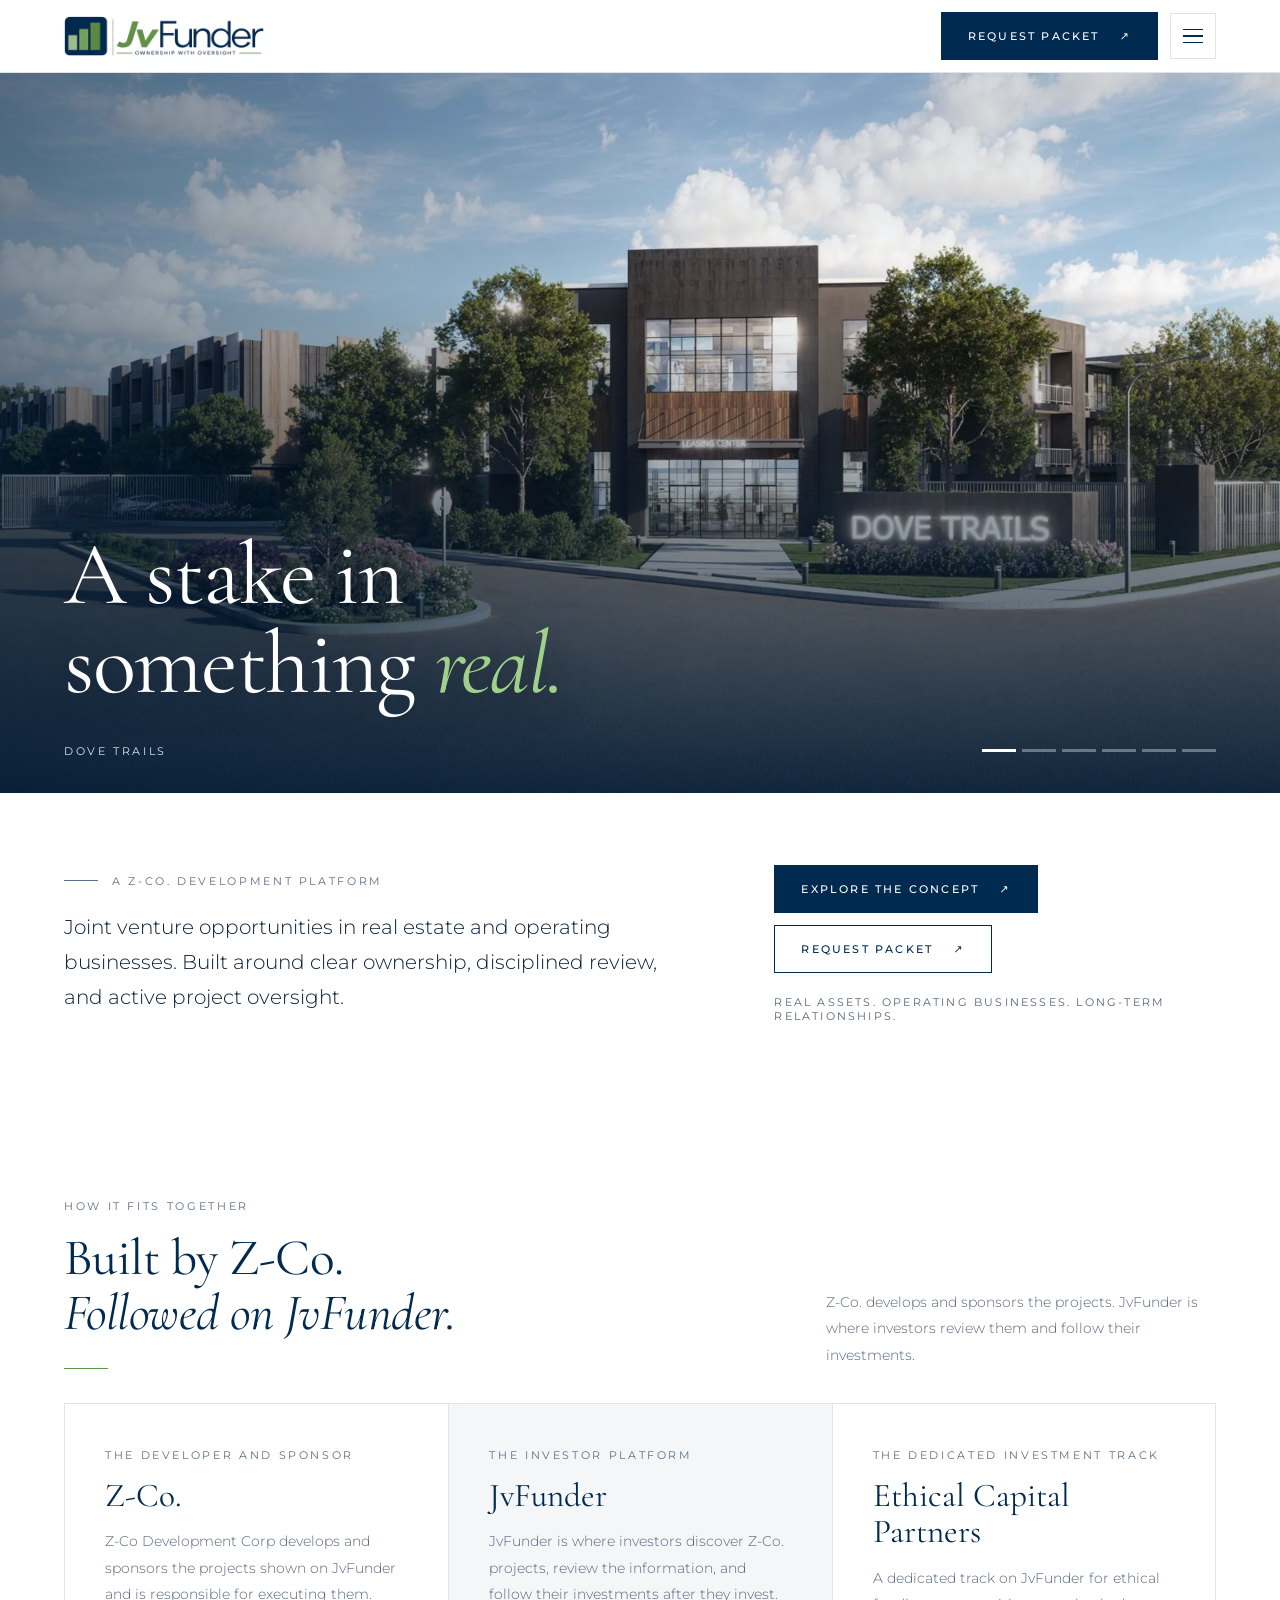
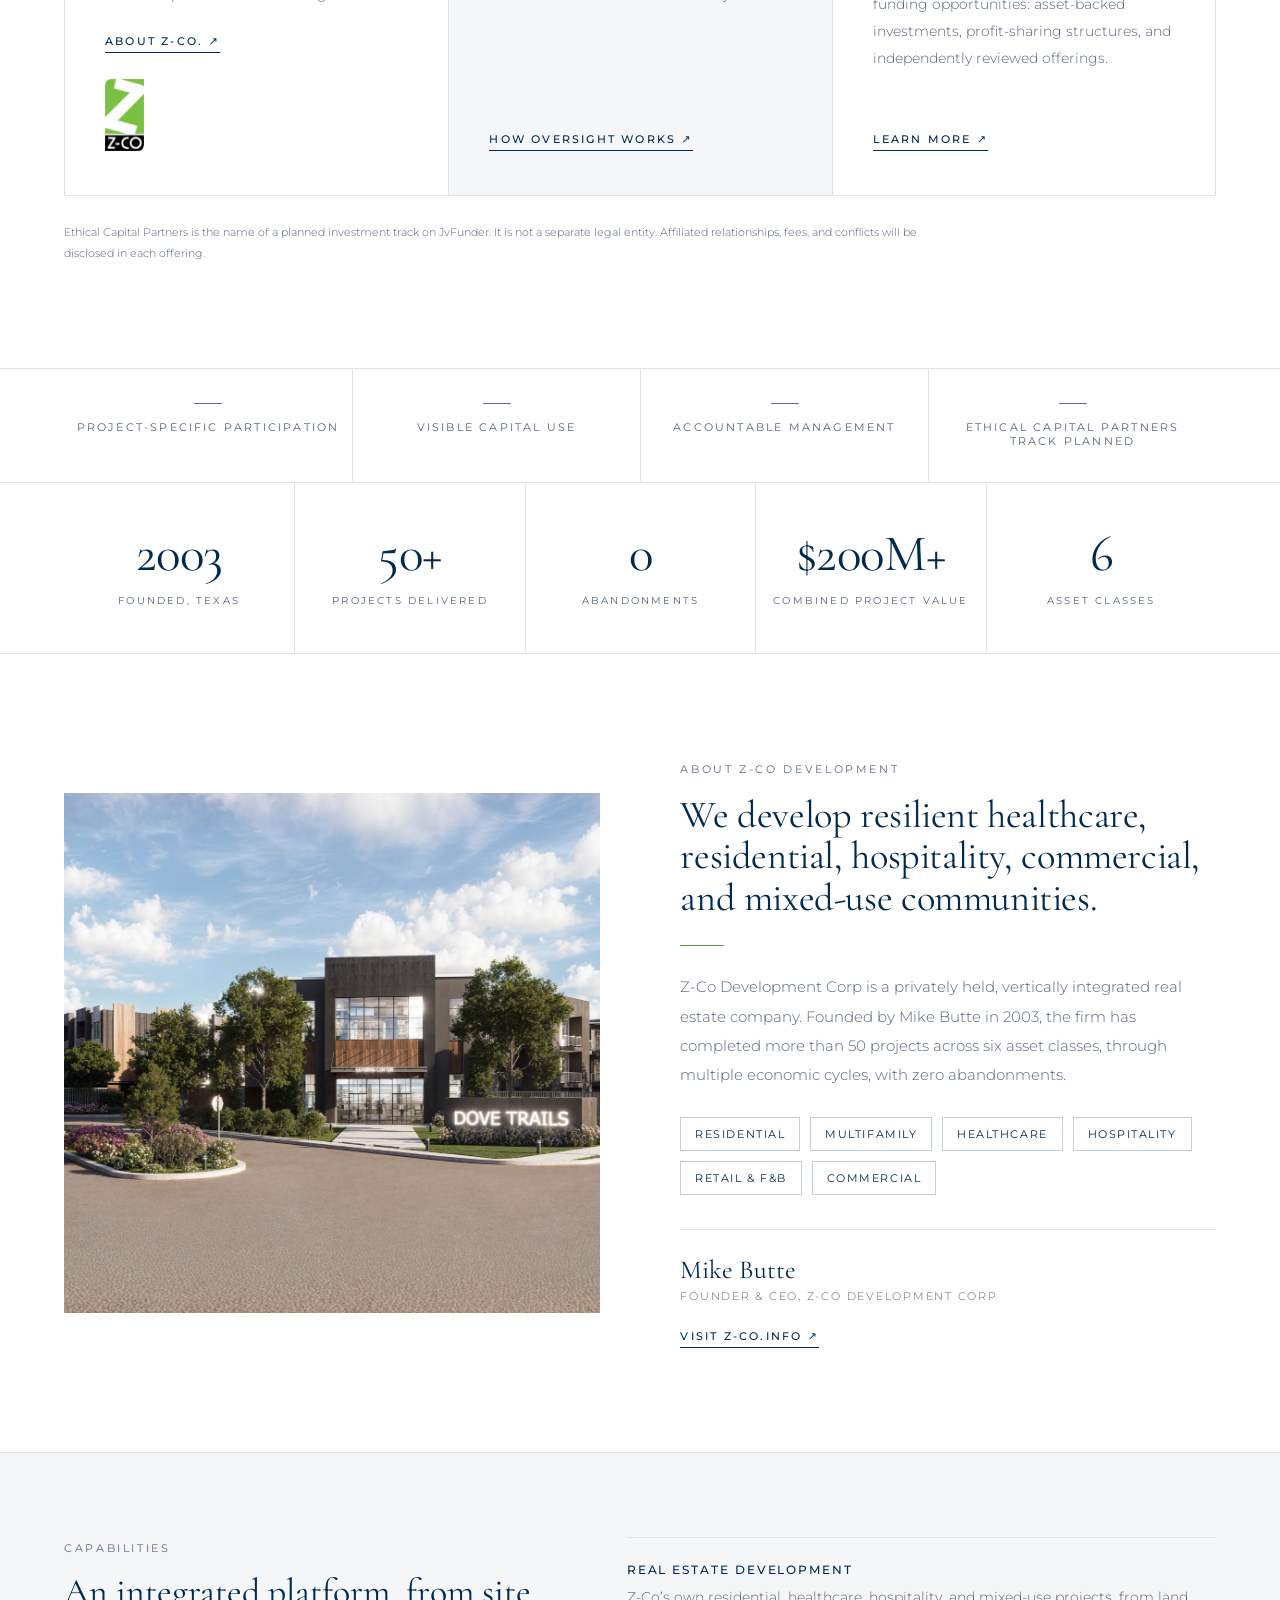
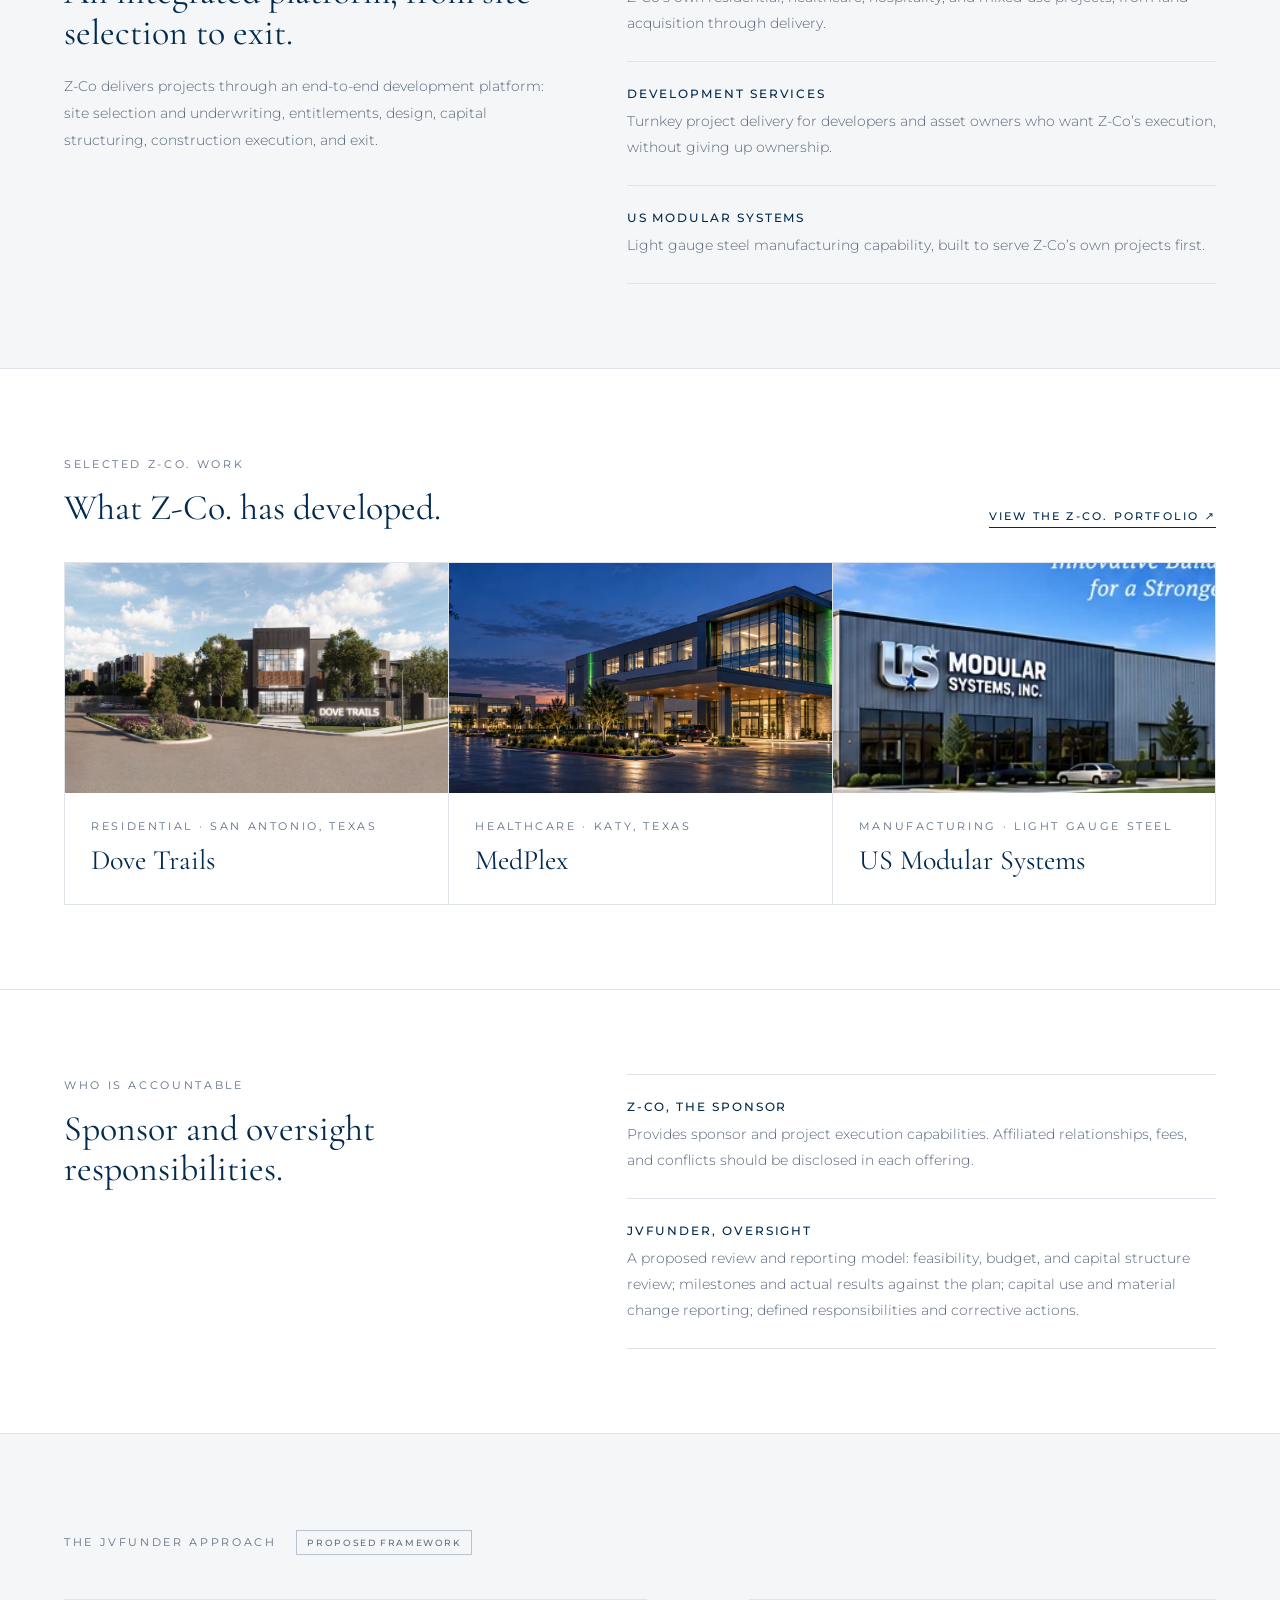
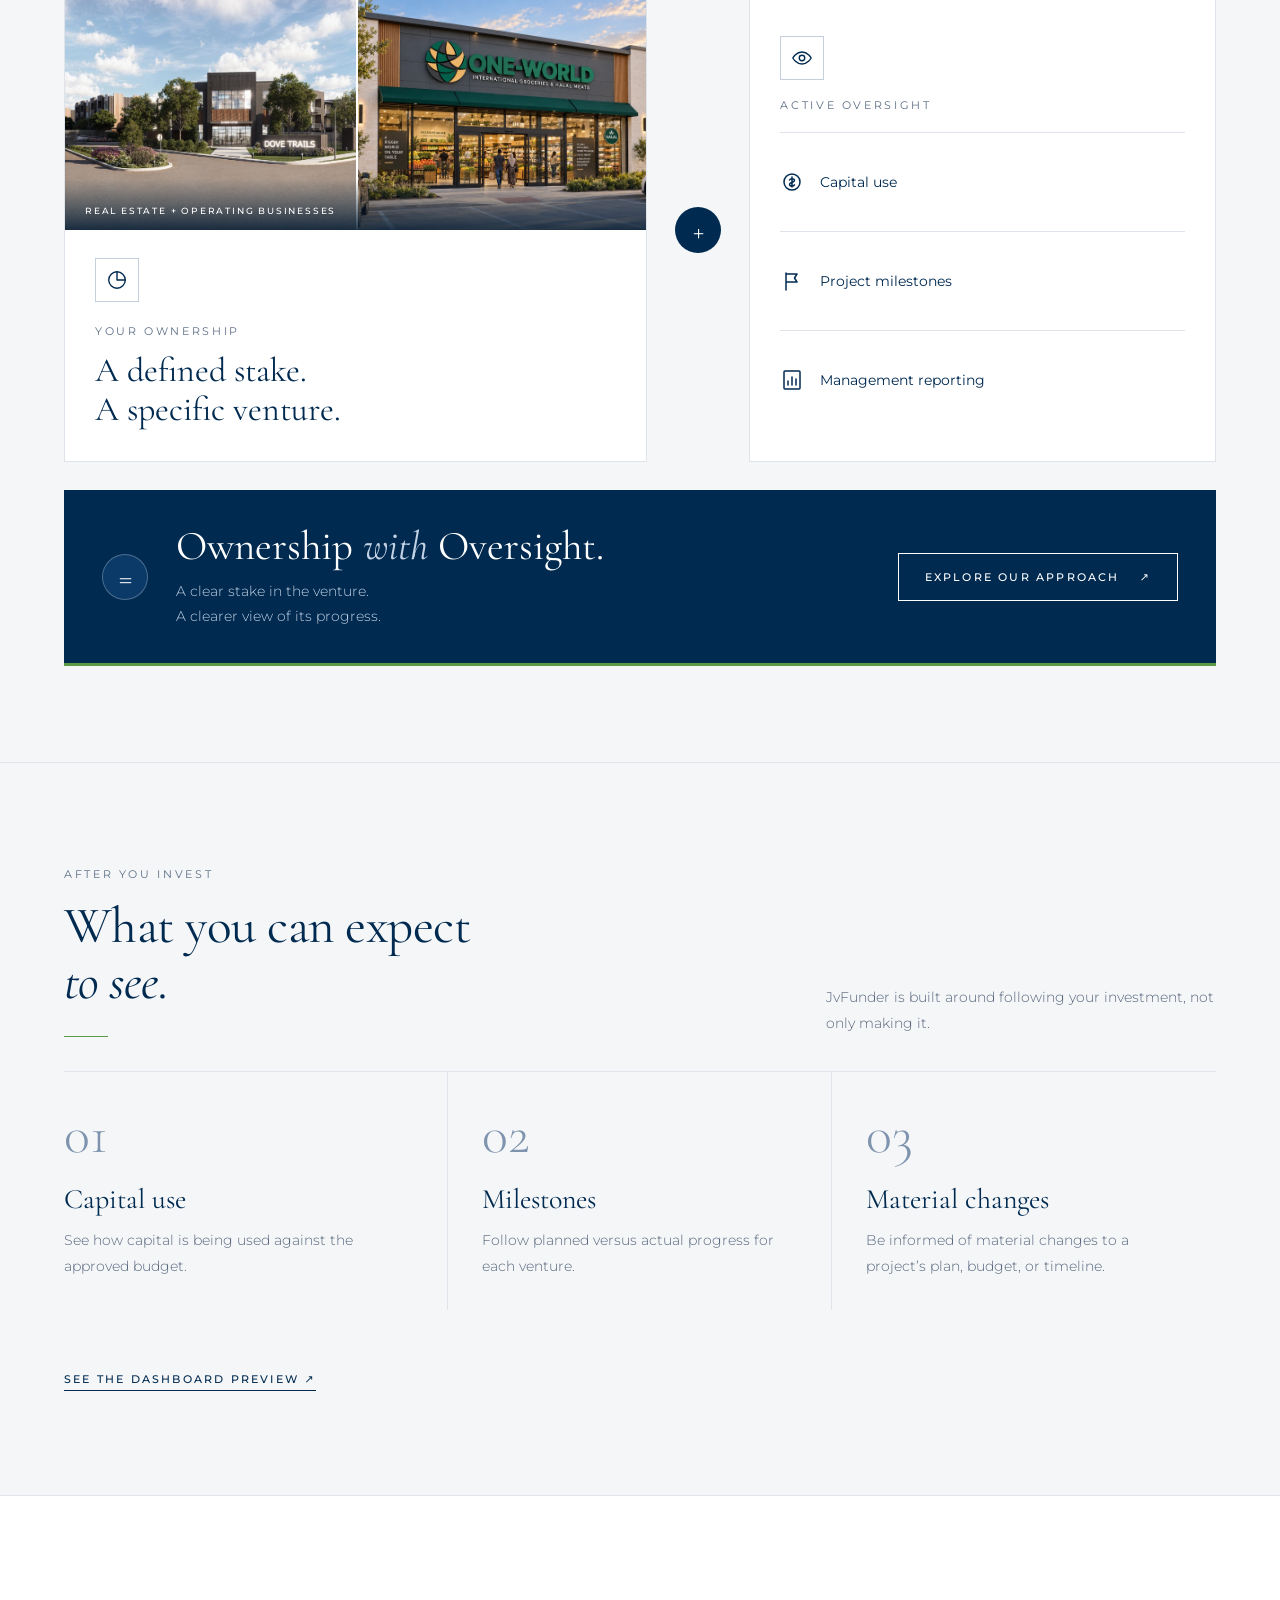
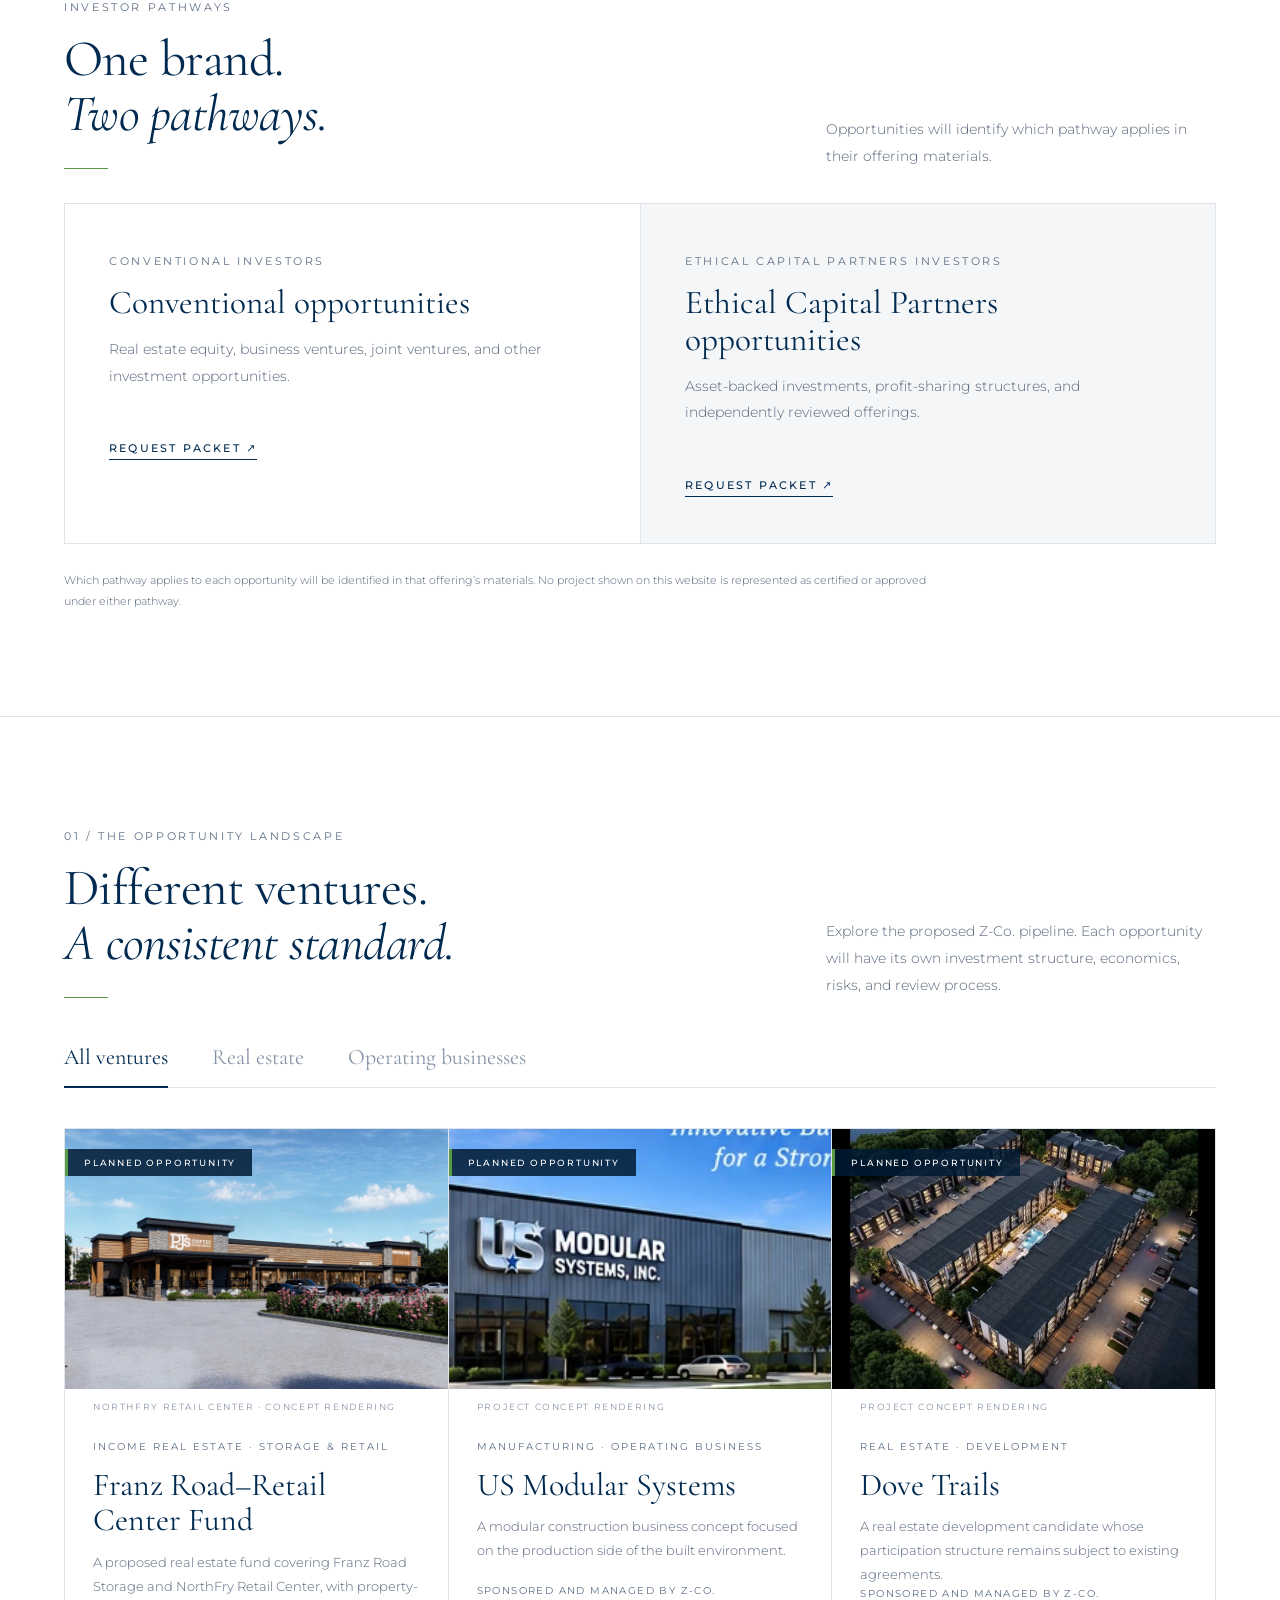
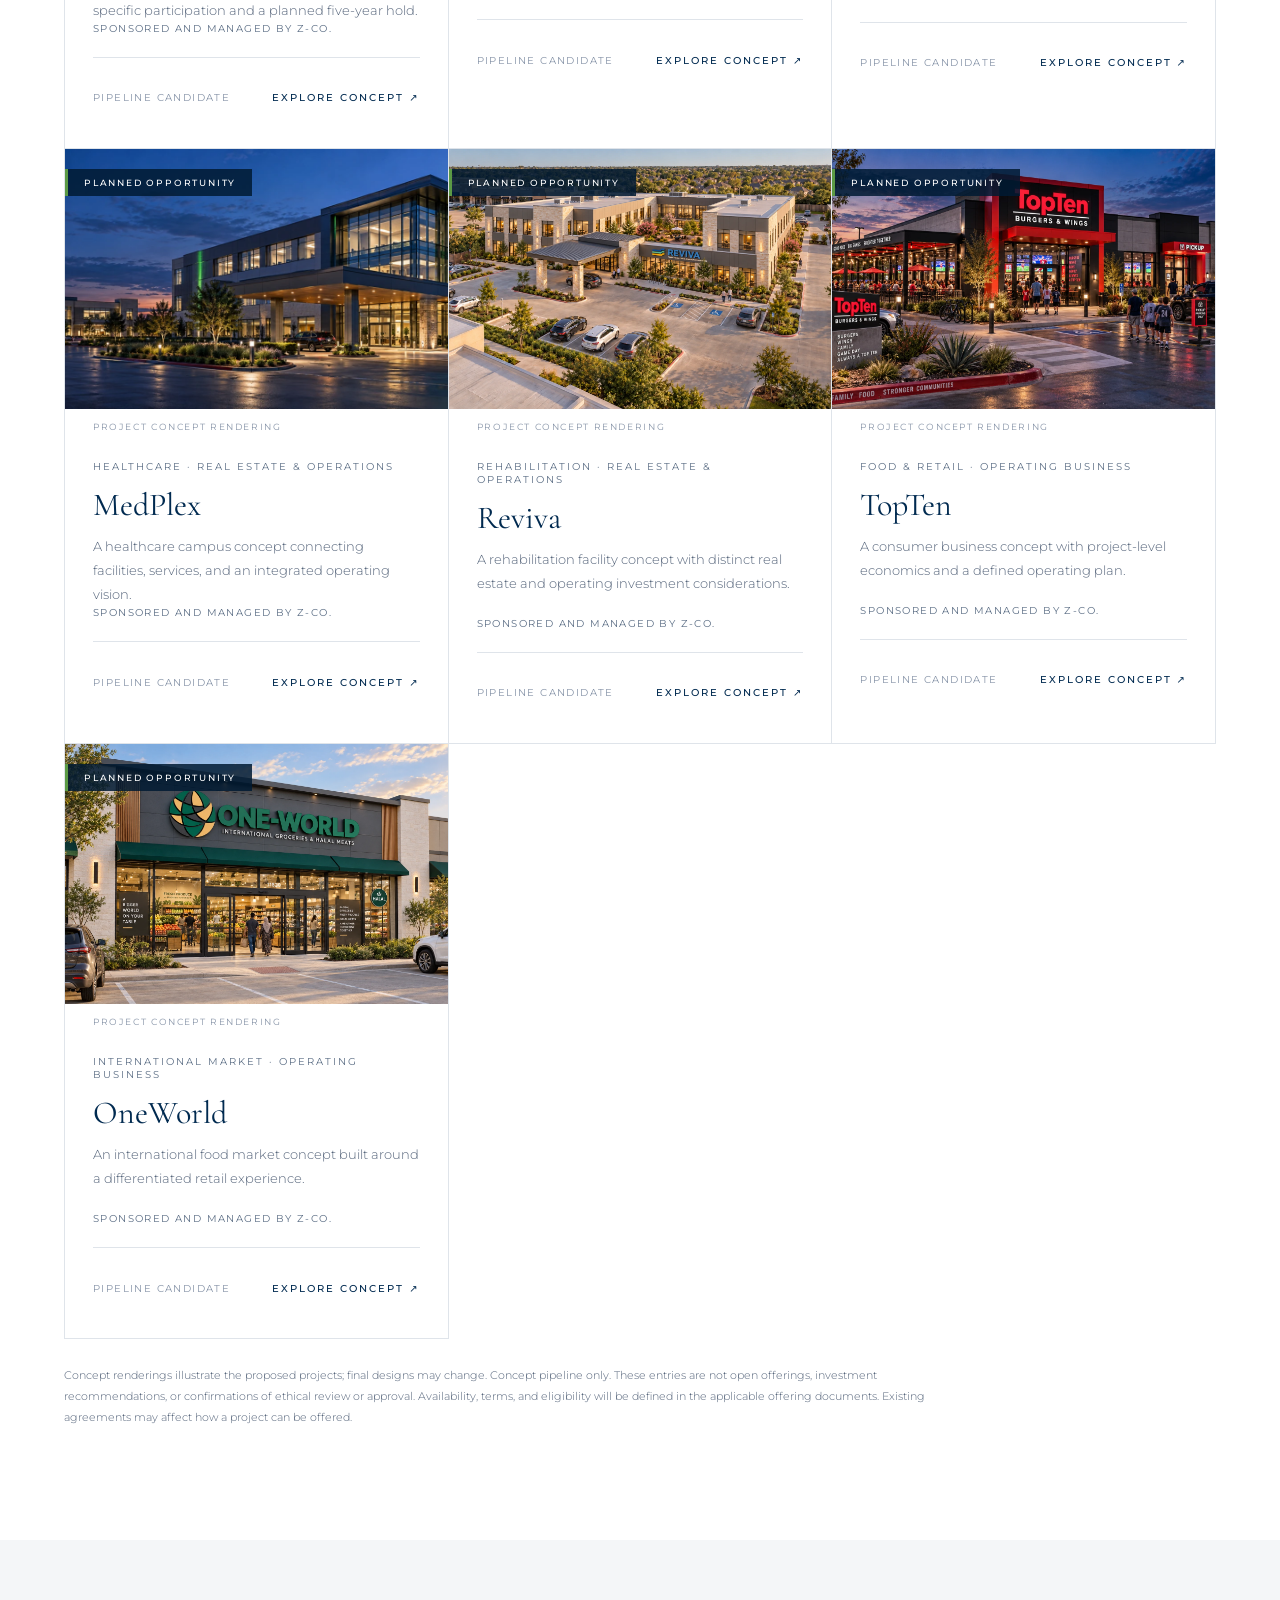
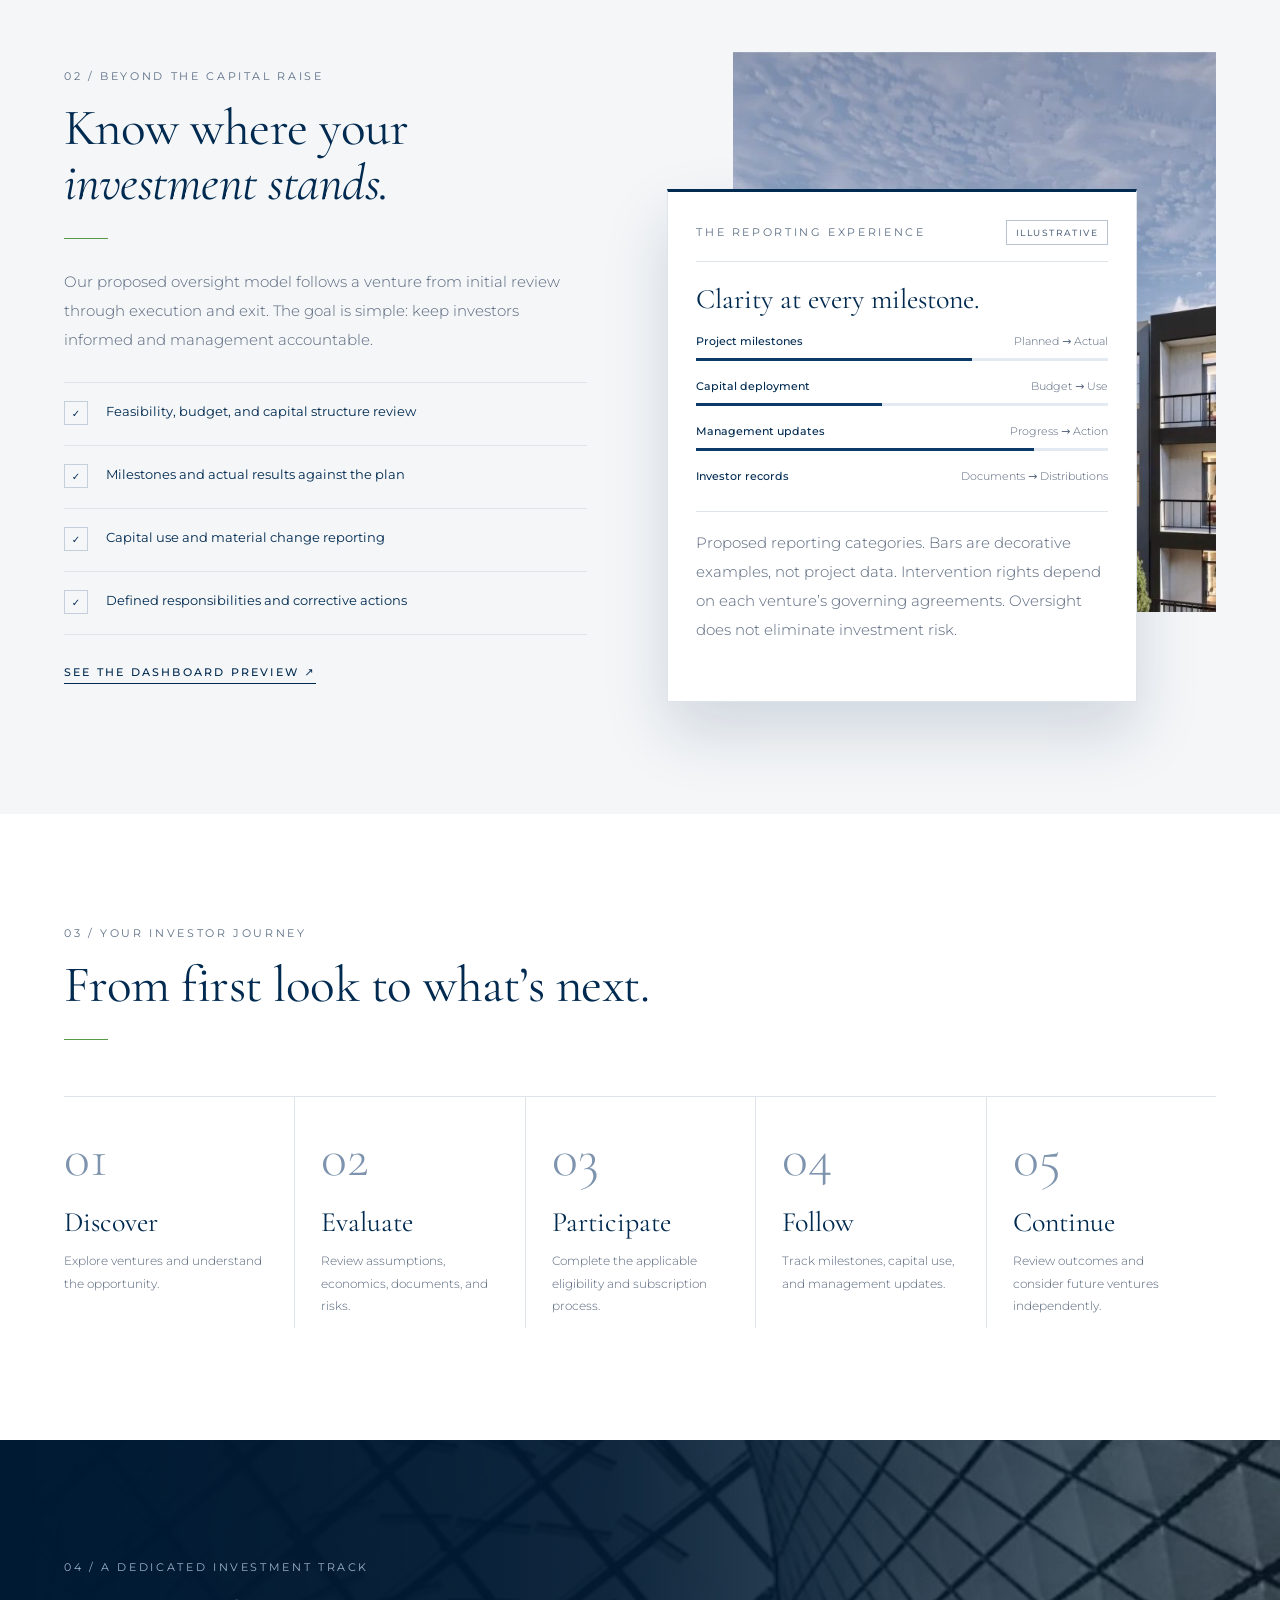
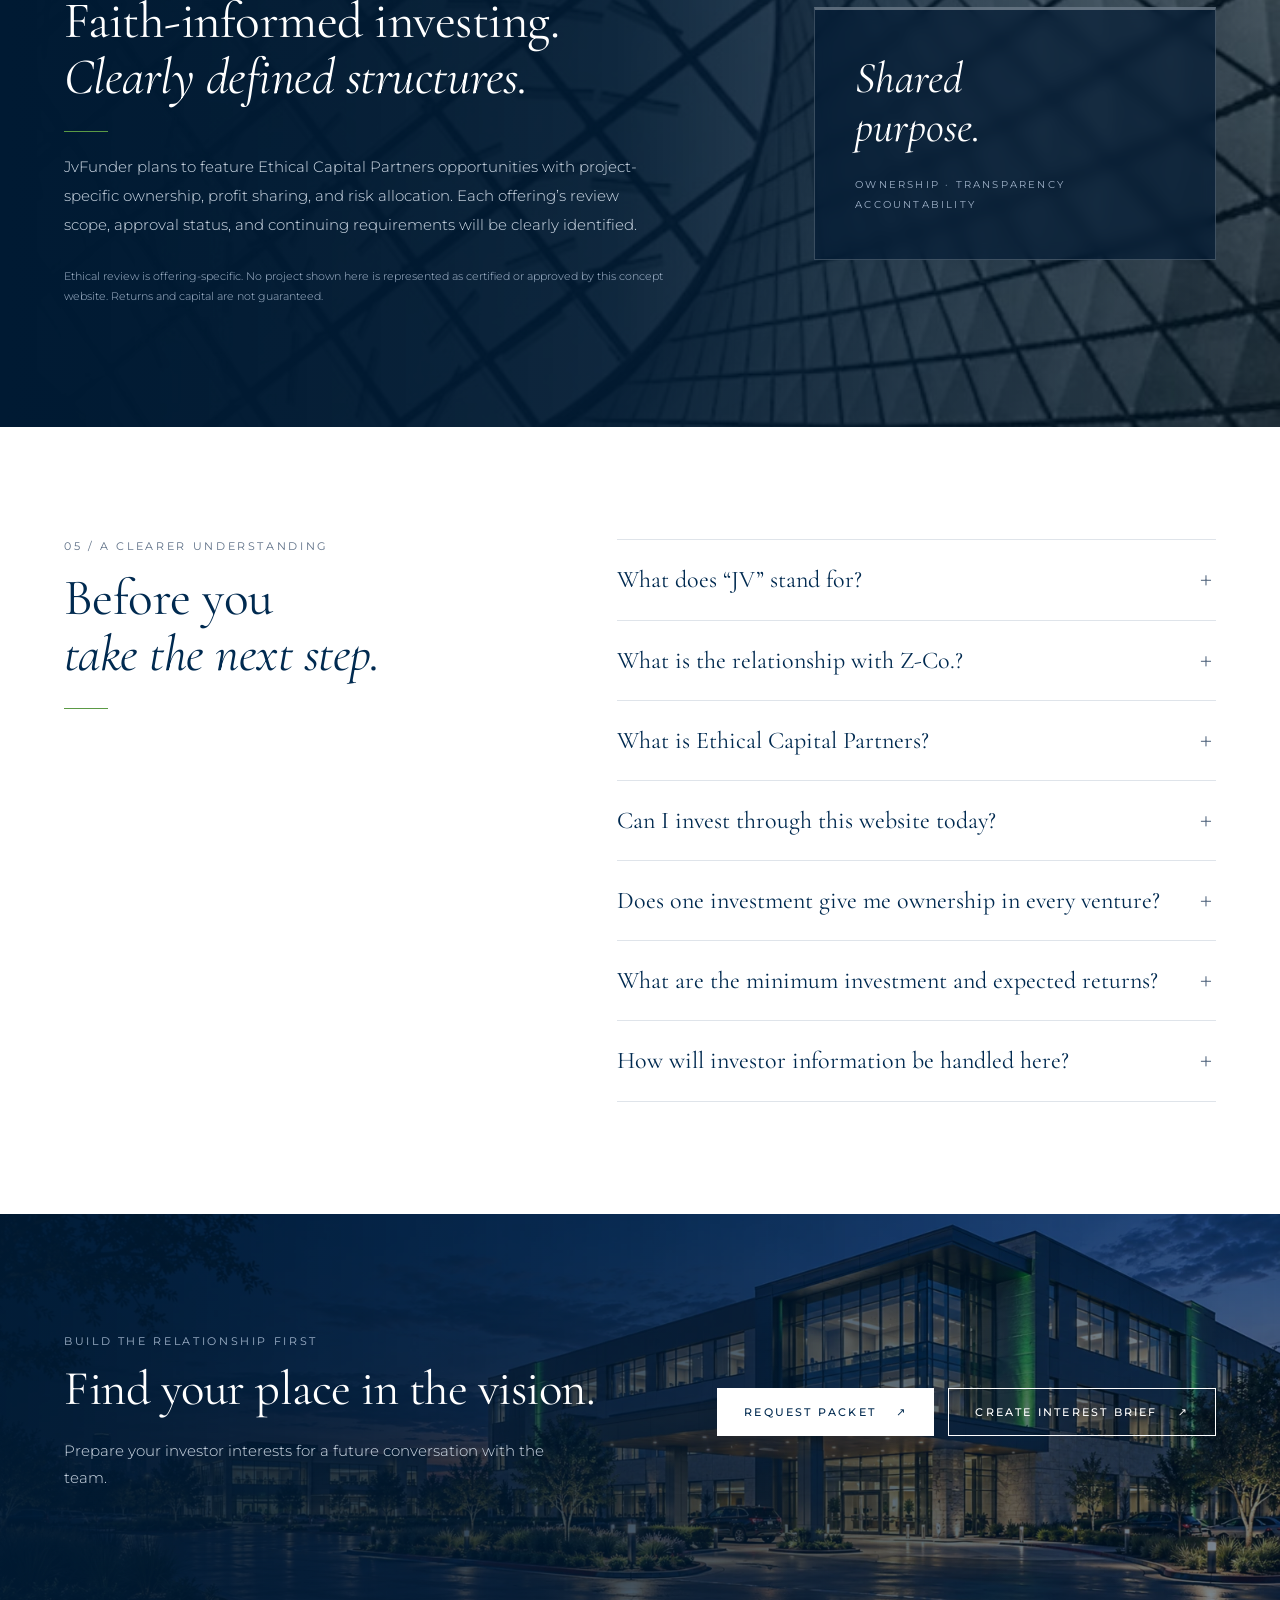
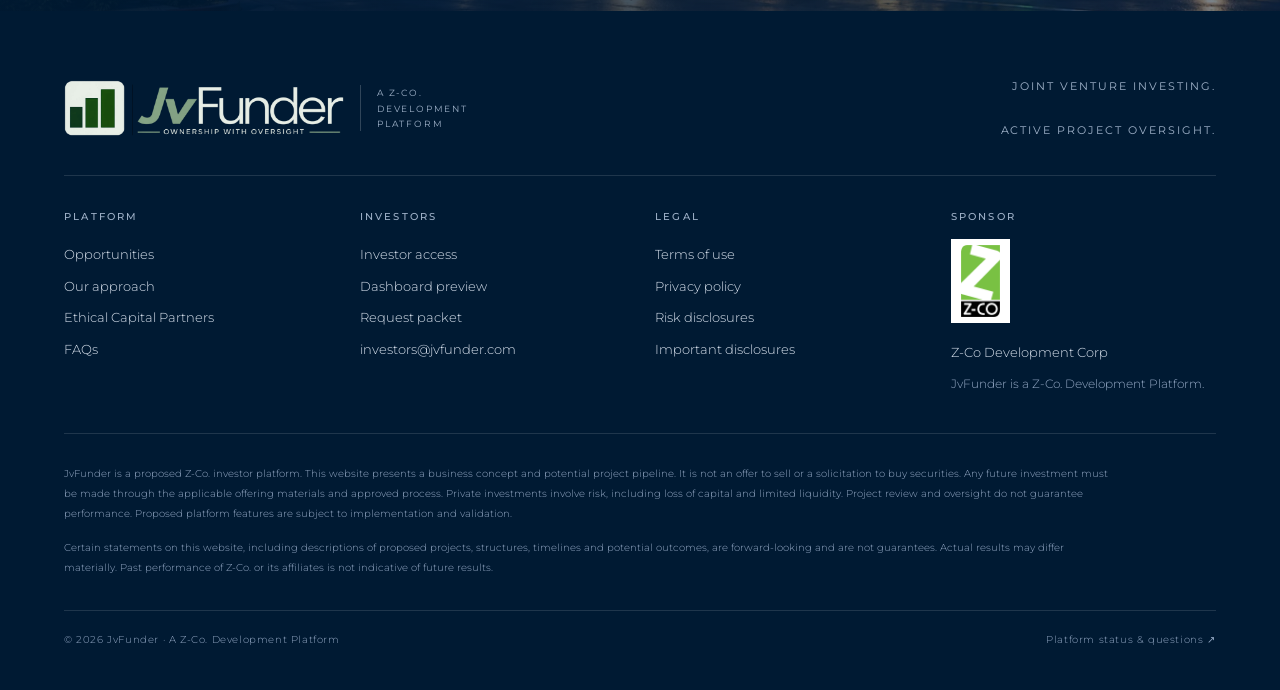
<file: index.html>
<!doctype html><html lang="en"><head><meta charset="utf-8"><meta name="viewport" content="width=device-width,initial-scale=1"><meta name="description" content="Discover JvFunder, Z-Co.’s planned platform for joint venture investment in real estate and operating businesses with active project oversight."><title>JvFunder — A Z-Co. Development Platform | Ownership with oversight</title><meta property="og:type" content="website"><meta property="og:site_name" content="JvFunder"><meta property="og:title" content="JvFunder — A Z-Co. Development Platform"><meta property="og:description" content="Joint venture opportunities in real estate and operating businesses, built around clear ownership, disciplined review, and active project oversight."><meta property="og:image" content="https://jvfunder.com/assets/dovetrails-hero.jpg"><link rel="canonical" href="https://jvfunder.com/">
<link rel="icon" type="image/png" href="assets/favicon.png"><link rel="stylesheet" href="styles.css">
</head><body>
<nav aria-label="Main navigation">
<a class="logo" href="index.html" aria-label="JvFunder — Ownership with oversight"><img src="assets/logo.png" alt="JvFunder — Ownership with oversight" width="900" height="180"><span class="logo-sub">A Z-Co. Development Platform</span></a>
<div class="links" id="site-links"><a href="#opportunities">Opportunities</a><a href="#oversight">Our approach</a><a href="#ethical">Ethical Capital Partners</a><a href="#questions">FAQs</a><a class="access" href="investor-access.html">Investor access</a><button type="button" class="btn menu-cta" data-inquiry>Request packet <span>↗</span></button></div>
<button type="button" class="btn" data-inquiry>Request packet <span>↗</span></button><button type="button" class="menu-toggle" aria-label="Menu" aria-expanded="false" aria-controls="site-links"><span></span><span></span><span></span></button>
</nav>
<main><section class="hero" aria-roledescription="carousel" aria-label="Project gallery">
<div class="slides"><img class="slide active" src="assets/dovetrails-hero.jpg" alt="Dove Trails project concept rendering" data-caption="Dove Trails" style="object-position:50% 60%"><img class="slide" src="assets/medplex.webp" alt="MedPlex project concept rendering" data-caption="MedPlex" loading="lazy"><img class="slide" src="assets/northfry-retail.jpg" alt="NorthFry Retail Center concept rendering" data-caption="NorthFry Retail Center" style="object-position:50% 58%" loading="lazy"><img class="slide" src="assets/reviva.webp" alt="Reviva project concept rendering" data-caption="Reviva" loading="lazy"><img class="slide" src="assets/topten.webp" alt="TopTen project concept rendering" data-caption="TopTen" loading="lazy"><img class="slide" src="assets/oneworld.webp" alt="OneWorld project concept rendering" data-caption="OneWorld" loading="lazy"></div>
<h1>A stake in<br>something <em>real.</em></h1>
<div class="hero-ui"><span class="slide-caption" aria-live="polite">Dove Trails</span><div class="dots"><button type="button" class="dot-btn active" aria-label="Show slide 1"></button><button type="button" class="dot-btn" aria-label="Show slide 2"></button><button type="button" class="dot-btn" aria-label="Show slide 3"></button><button type="button" class="dot-btn" aria-label="Show slide 4"></button><button type="button" class="dot-btn" aria-label="Show slide 5"></button><button type="button" class="dot-btn" aria-label="Show slide 6"></button></div></div>
</section>
<section class="intro-band">
<div>
<div class="small eyebrow"><span class="dot"></span> A Z-Co. Development Platform</div>
<p class="intro">Joint venture opportunities in real estate and operating businesses. Built around clear ownership, disciplined review, and active project oversight.</p>
</div>
<div class="intro-cta">
<div class="intro-btns"><a class="btn light" href="#opportunities">Explore the concept <span>↗</span></a><button type="button" class="btn outline" data-inquiry>Request packet <span>↗</span></button></div>
<span class="hero-note">Real assets. Operating businesses. Long-term relationships.</span>
</div>
</section>
<section class="relationship" id="relationship" aria-label="How JvFunder and Z-Co. work together">
<div class="section-head"><div><div class="small">How it fits together</div><h2>Built by Z-Co.<br><em>Followed on JvFunder.</em></h2></div><p>Z-Co. develops and sponsors the projects. JvFunder is where investors review them and follow their investments.</p></div>
<div class="rel-grid">
<article><div class="rel-logo"><img src="assets/zco-logo.png" alt="Z-Co" onerror="this.parentNode.remove()"></div><span class="small">The developer and sponsor</span><h3>Z-Co.</h3><p>Z-Co Development Corp develops and sponsors the projects shown on JvFunder and is responsible for executing them.</p><a class="textlink" href="#about">About Z-Co. <span>↗</span></a></article>
<article><span class="small">The investor platform</span><h3>JvFunder</h3><p>JvFunder is where investors discover Z-Co. projects, review the information, and follow their investments after they invest.</p><a class="textlink" href="#oversight">How oversight works <span>↗</span></a></article>
<article><span class="small">The dedicated investment track</span><h3>Ethical Capital Partners</h3><p>A dedicated track on JvFunder for ethical funding opportunities: asset-backed investments, profit-sharing structures, and independently reviewed offerings.</p><a class="textlink" href="#ethical">Learn more <span>↗</span></a></article>
</div>
<p class="portfolio-note">Ethical Capital Partners is the name of a planned investment track on JvFunder. It is not a separate legal entity. Affiliated relationships, fees, and conflicts will be disclosed in each offering.</p>
</section>

<div class="ribbon"><span>Project-specific participation</span><span>Visible capital use</span><span>Accountable management</span><span>Ethical Capital Partners track planned</span></div>
<section class="sponsor" id="about" aria-label="About Z-Co Development">
<div class="stats"><div><b>2003</b><span>Founded, Texas</span></div><div><b>50+</b><span>Projects delivered</span></div><div><b>0</b><span>Abandonments</span></div><div><b>$200M+</b><span>Combined project value</span></div><div><b>6</b><span>Asset classes</span></div></div>
<div class="sponsor-body">
<div class="sponsor-photo"><img src="assets/dovetrails-hero.jpg" alt="Dove Trails, a Z-Co. residential community concept rendering" loading="lazy"></div>
<div class="sponsor-copy">
<span class="small">About Z-Co Development</span>
<h2>We develop resilient healthcare, residential, hospitality, commercial, and mixed-use communities.</h2>
<p>Z-Co Development Corp is a privately held, vertically integrated real estate company. Founded by Mike Butte in 2003, the firm has completed more than 50 projects across six asset classes, through multiple economic cycles, with zero abandonments.</p>
<ul class="asset-classes"><li>Residential</li><li>Multifamily</li><li>Healthcare</li><li>Hospitality</li><li>Retail &amp; F&amp;B</li><li>Commercial</li></ul>
<div class="sig"><strong>Mike Butte</strong><span>Founder &amp; CEO, Z-Co Development Corp</span></div>
<a class="textlink" href="https://www.z-co.info" rel="noopener">Visit z-co.info <span>↗</span></a>
</div>
</div>

<div class="capabilities">
<div class="cap-head"><span class="small">Capabilities</span><h3>An integrated platform, from site selection to exit.</h3><p>Z-Co delivers projects through an end-to-end development platform: site selection and underwriting, entitlements, design, capital structuring, construction execution, and exit.</p></div>
<div class="cap-grid">
<div><h4>Real estate development</h4><p>Z-Co’s own residential, healthcare, hospitality, and mixed-use projects, from land acquisition through delivery.</p></div>
<div><h4>Development services</h4><p>Turnkey project delivery for developers and asset owners who want Z-Co’s execution, without giving up ownership.</p></div>
<div><h4>US Modular Systems</h4><p>Light gauge steel manufacturing capability, built to serve Z-Co’s own projects first.</p></div>
</div>
</div>
<div class="selected-work">
<div class="sw-head"><div><span class="small">Selected Z-Co. work</span><h3>What Z-Co. has developed.</h3></div><a class="textlink" href="https://www.z-co.info" rel="noopener">View the Z-Co. portfolio <span>↗</span></a></div>
<div class="sw-grid">
<a href="project-dove-trails.html"><img src="assets/dovetrails-hero.jpg" alt="Dove Trails" loading="lazy"><div><span class="small">Residential · San Antonio, Texas</span><strong>Dove Trails</strong></div></a>
<a href="project-medplex.html"><img src="assets/medplex.webp" alt="MedPlex" loading="lazy"><div><span class="small">Healthcare · Katy, Texas</span><strong>MedPlex</strong></div></a>
<a href="project-us-modular-systems.html"><img src="assets/usms.webp" alt="US Modular Systems" loading="lazy"><div><span class="small">Manufacturing · Light gauge steel</span><strong>US Modular Systems</strong></div></a>
</div>
</div>
<div class="accountable">
<div class="acc-head"><span class="small">Who is accountable</span><h3>Sponsor and oversight responsibilities.</h3></div>
<div class="acc-grid">
<div><h4>Z-Co, the sponsor</h4><p>Provides sponsor and project execution capabilities. Affiliated relationships, fees, and conflicts should be disclosed in each offering.</p></div>
<div><h4>JvFunder, oversight</h4><p>A proposed review and reporting model: feasibility, budget, and capital structure review; milestones and actual results against the plan; capital use and material change reporting; defined responsibilities and corrective actions.</p></div>
</div>
</div>
</section>
<section class="approach" aria-label="Ownership with Oversight: project-specific equity supported by visibility into capital, milestones, and management">
<div class="approach-head"><span class="small">THE JVFUNDER APPROACH</span><span class="sketch-label">PROPOSED FRAMEWORK</span></div>
<div class="equation">
<div class="eq-card">
<div class="eq-photos"><img src="assets/dovetrails-hero.jpg" alt="Real estate project concept rendering" loading="lazy"><img src="assets/oneworld.webp" alt="Operating business concept rendering" loading="lazy"><span class="asset-label">REAL ESTATE + OPERATING BUSINESSES</span></div>
<div class="eq-body"><div class="eq-icon"><svg viewBox="0 0 24 24" aria-hidden="true"><circle cx="12" cy="12" r="9"/><path d="M12 3v9h9"/></svg></div><span class="small">YOUR OWNERSHIP</span><strong>A defined stake.<br>A specific venture.</strong></div>
</div>
<div class="eq-op" aria-hidden="true">+</div>
<div class="eq-card eq-over">
<div class="eq-body"><div class="eq-icon"><svg viewBox="0 0 24 24" aria-hidden="true"><path d="M2 12s3.500-6.500 10-6.500S22 12 22 12s-3.500 6.500-10 6.500S2 12 2 12z"/><circle cx="12" cy="12" r="3"/></svg></div><span class="small">ACTIVE OVERSIGHT</span>
<ul class="eq-list"><li><svg viewBox="0 0 24 24" aria-hidden="true"><circle cx="12" cy="12" r="8"/><path d="M12 7v10M9.5 10c.4-.8 1.3-1.200 2.500-1.200 1.500 0 2.500.700 2.500 1.800 0 2.400-5 1.200-5 3.600 0 1.100 1.100 1.800 2.500 1.800 1.200 0 2.100-.400 2.500-1.200"/></svg>Capital use</li><li><svg viewBox="0 0 24 24" aria-hidden="true"><path d="M6 21V4M6 5h11l-2.500 4L17 13H6"/></svg>Project milestones</li><li><svg viewBox="0 0 24 24" aria-hidden="true"><rect x="4" y="3" width="16" height="18" rx="1"/><path d="M8 17v-4M12 17V9M16 17v-6"/></svg>Management reporting</li></ul></div>
</div>
</div>
<div class="eq-result"><span class="eq-op" aria-hidden="true">=</span><div><h3>Ownership <em>with</em> Oversight.</h3><p>A clear stake in the venture.<br>A clearer view of its progress.</p></div><a class="btn outline" href="#oversight">Explore our approach <span>↗</span></a></div>
</section>
<section class="after-invest" id="after-invest">
<div class="section-head"><div><div class="small">After you invest</div><h2>What you can expect<br><em>to see.</em></h2></div><p>JvFunder is built around following your investment, not only making it.</p></div>
<div class="ai-grid">
<div><b>01</b><h3>Capital use</h3><p>See how capital is being used against the approved budget.</p></div>
<div><b>02</b><h3>Milestones</h3><p>Follow planned versus actual progress for each venture.</p></div>
<div><b>03</b><h3>Material changes</h3><p>Be informed of material changes to a project’s plan, budget, or timeline.</p></div>
</div>
<a class="textlink" href="investor-dashboard.html">See the dashboard preview <span>↗</span></a>
</section>

<section class="pathways" id="pathways">
<div class="section-head"><div><div class="small">Investor pathways</div><h2>One brand.<br><em>Two pathways.</em></h2></div><p>Opportunities will identify which pathway applies in their offering materials.</p></div>
<div class="path-grid">
<article><span class="small">Conventional investors</span><h3>Conventional opportunities</h3><p>Real estate equity, business ventures, joint ventures, and other investment opportunities.</p><button type="button" class="textlink" data-inquiry>Request packet <span>↗</span></button></article>
<article><span class="small">Ethical Capital Partners investors</span><h3>Ethical Capital Partners opportunities</h3><p>Asset-backed investments, profit-sharing structures, and independently reviewed offerings.</p><button type="button" class="textlink" data-inquiry>Request packet <span>↗</span></button></article>
</div>
<p class="portfolio-note">Which pathway applies to each opportunity will be identified in that offering’s materials. No project shown on this website is represented as certified or approved under either pathway.</p>
</section>


<section class="section" id="opportunities"><div class="section-head"><div><div class="small">01 / The opportunity landscape</div><h2>Different ventures.<br><em>A consistent standard.</em></h2></div><p>Explore the proposed Z-Co. pipeline. Each opportunity will have its own investment structure, economics, risks, and review process.</p></div><div class="filters" role="group" aria-label="Filter opportunities"><button class="filter active" data-filter="all" aria-pressed="true">All ventures</button><button class="filter" data-filter="real" aria-pressed="false">Real estate</button><button class="filter" data-filter="business" aria-pressed="false">Operating businesses</button></div><div class="projects" id="projects"></div><p class="portfolio-note">Concept renderings illustrate the proposed projects; final designs may change. Concept pipeline only. These entries are not open offerings, investment recommendations, or confirmations of ethical review or approval. Availability, terms, and eligibility will be defined in the applicable offering documents. Existing agreements may affect how a project can be offered.</p></section>
<section class="section oversight" id="oversight"><div><div class="small">02 / Beyond the capital raise</div><h2>Know where your<br><em>investment stands.</em></h2><p>Our proposed oversight model follows a venture from initial review through execution and exit. The goal is simple: keep investors informed and management accountable.</p><ul class="checks"><li>Feasibility, budget, and capital structure review</li><li>Milestones and actual results against the plan</li><li>Capital use and material change reporting</li><li>Defined responsibilities and corrective actions</li></ul><a class="textlink" href="investor-dashboard.html">See the dashboard preview <span>↗</span></a></div><div class="photo-stack"><img class="photo-stack-img" src="assets/about.jpg" alt="Residential community concept rendering" width="773" height="702" loading="lazy"><div class="report"><div class="report-top"><span class="small">The reporting experience</span><span class="pill">ILLUSTRATIVE</span></div><h3>Clarity at every milestone.</h3><div class="row"><strong>Project milestones</strong><span>Planned → Actual</span></div><div class="progress"><div style="width:67%"></div></div><div class="row"><strong>Capital deployment</strong><span>Budget → Use</span></div><div class="progress"><div style="width:45%"></div></div><div class="row"><strong>Management updates</strong><span>Progress → Action</span></div><div class="progress"><div style="width:82%"></div></div><div class="row"><strong>Investor records</strong><span>Documents → Distributions</span></div><p class="report-foot">Proposed reporting categories. Bars are decorative examples, not project data. Intervention rights depend on each venture’s governing agreements. Oversight does not eliminate investment risk.</p></div></div>
</section>
<section class="section"><div class="small">03 / Your investor journey</div><h2>From first look to what’s next.</h2><div class="journey"><div class="step"><b>01</b><h3>Discover</h3><p>Explore ventures and understand the opportunity.</p></div><div class="step"><b>02</b><h3>Evaluate</h3><p>Review assumptions, economics, documents, and risks.</p></div><div class="step"><b>03</b><h3>Participate</h3><p>Complete the applicable eligibility and subscription process.</p></div><div class="step"><b>04</b><h3>Follow</h3><p>Track milestones, capital use, and management updates.</p></div><div class="step"><b>05</b><h3>Continue</h3><p>Review outcomes and consider future ventures independently.</p></div></div></section>
<section class="section ethical" id="ethical"><div class="seal" aria-hidden="true"><span>Shared<br>purpose.</span><p>OWNERSHIP · TRANSPARENCY<br>ACCOUNTABILITY</p></div><div><div class="small eyebrow">04 / A dedicated investment track</div><h2>Faith-informed investing.<br><em>Clearly defined structures.</em></h2><p class="copy">JvFunder plans to feature Ethical Capital Partners opportunities with project-specific ownership, profit sharing, and risk allocation. Each offering’s review scope, approval status, and continuing requirements will be clearly identified.</p><small>Ethical review is offering-specific. No project shown here is represented as certified or approved by this concept website. Returns and capital are not guaranteed.</small></div></section>
<section class="section faq-wrap" id="questions"><div><div class="small">05 / A clearer understanding</div><h2>Before you<br><em>take the next step.</em></h2></div><div><details><summary>What does “JV” stand for?</summary><p>Joint Venture. The concept gives investors participation in a specific project or fund, with ownership rights and economics defined by that offering’s documents.</p></details><details><summary>What is the relationship with Z-Co.?</summary><p>JvFunder is a Z-Co. Development Platform. Z-Co. is the developer and sponsor of the projects shown on JvFunder and provides project execution. JvFunder is the investor platform, where investors review information and follow their investments. Affiliated relationships, fees, and conflicts should be disclosed in each offering.</p></details><details><summary>What is Ethical Capital Partners?</summary><p>Ethical Capital Partners is the planned dedicated investment track on JvFunder for ethical funding opportunities: asset-backed investments, profit-sharing structures, and independently reviewed offerings. It is a name for the track, not a separate legal entity.</p></details><details><summary>Can I invest through this website today?</summary><p>No. This is a concept website. It does not accept investments, process payments, verify eligibility, or provide an investor account. You can explore the concept and prepare a local investor interest brief.</p></details><details><summary>Does one investment give me ownership in every venture?</summary><p>No. Each investment provides only the interests and rights specified in its governing documents. It does not automatically confer ownership in JvFunder, Z-Co., or other ventures.</p></details><details><summary>What are the minimum investment and expected returns?</summary><p>These will be defined separately for each offering. This website does not establish investment minimums or return targets. Future materials should explain fees, downside scenarios, liquidity limitations, and the risk of loss.</p></details><details><summary>How will investor information be handled here?</summary><p>The interest tool stores your selections only in this browser. It does not request contact details or send your brief to Z-Co. You can download it or clear the stored selections at any time.</p></details></div></section>
<section class="cta"><div><div class="small" style="margin-bottom:15px">Build the relationship first</div><h2>Find your place in the vision.</h2><p>Prepare your investor interests for a future conversation with the team.</p></div><div class="cta-actions"><button type="button" class="btn" data-inquiry>Request packet <span>↗</span></button><button class="btn" onclick="openProfile()">Create interest brief <span>↗</span></button></div></section></main>
<footer>
<div class="top">
<a class="logo" href="index.html" aria-label="JvFunder"><img src="assets/logo-light.png" alt="JvFunder — Ownership with oversight" width="900" height="180"><span class="logo-sub">A Z-Co. Development Platform</span></a>
<span class="small">Joint venture investing.<br><br>Active project oversight.</span>
</div>
<div class="foot-cols">
<div><h4>Platform</h4><a href="#opportunities">Opportunities</a><a href="#oversight">Our approach</a><a href="#ethical">Ethical Capital Partners</a><a href="#questions">FAQs</a></div>
<div><h4>Investors</h4><a href="investor-access.html">Investor access</a><a href="investor-dashboard.html">Dashboard preview</a><a href="investor-access.html#request">Request packet</a><a href="mailto:investors@jvfunder.com">investors@jvfunder.com</a></div>
<div><h4>Legal</h4><a href="legal.html#terms">Terms of use</a><a href="legal.html#privacy">Privacy policy</a><a href="legal.html#risk">Risk disclosures</a><a href="legal.html#disclosures">Important disclosures</a></div>
<div><h4>Sponsor</h4><span class="zco-tile"><img src="assets/zco-logo.png" alt="Z-Co" onerror="this.parentNode.remove()"></span><a href="https://www.z-co.info" rel="noopener">Z-Co Development Corp</a><span class="foot-note">JvFunder is a Z-Co. Development Platform.</span></div>
</div>
<p>JvFunder is a proposed Z-Co. investor platform. This website presents a business concept and potential project pipeline. It is not an offer to sell or a solicitation to buy securities. Any future investment must be made through the applicable offering materials and approved process. Private investments involve risk, including loss of capital and limited liquidity. Project review and oversight do not guarantee performance. Proposed platform features are subject to implementation and validation.</p>
<p class="fwd">Certain statements on this website, including descriptions of proposed projects, structures, timelines and potential outcomes, are forward-looking and are not guarantees. Actual results may differ materially. Past performance of Z-Co. or its affiliates is not indicative of future results.</p>
<div class="copyright"><span>© 2026 JvFunder · A Z-Co. Development Platform</span><a href="#questions">Platform status &amp; questions ↗</a></div>
</footer>
<dialog id="inquiry">
<button class="close" aria-label="Close request packet" onclick="this.closest('dialog').close()">×</button>
<div class="small">Investor inquiry</div>
<h2 class="modal-title">Request an investor packet.</h2>
<p class="modal-copy">Tell us a little about you. A member of the team will follow up with eligibility information and next steps.</p>
<form class="inquiry-form" id="inquiry-form" novalidate>
<div class="f-grid">
<div><label for="q-name">Full name</label><input id="q-name" name="name" autocomplete="name" required></div>
<div><label for="q-firm">Firm or entity</label><input id="q-firm" name="firm" autocomplete="organization"></div>
<div><label for="q-email">Email</label><input id="q-email" name="email" type="email" autocomplete="email" required></div>
<div><label for="q-phone">Phone <span class="opt">(optional)</span></label><input id="q-phone" name="phone" type="tel" autocomplete="tel"></div>
<div><label for="q-type">I am inquiring as</label><select id="q-type" name="type"><option>Accredited individual</option><option>Family office</option><option>Institutional investor or fund</option><option>Advisor or intermediary</option><option>Other</option></select></div>
<div><label for="q-amount">Indicative interest</label><select id="q-amount" name="amount"><option>Prefer not to say</option><option>$100,000 – $250,000</option><option>$250,000 – $1,000,000</option><option>$1,000,000 or more</option></select></div>
</div>
<label for="q-area">Area of interest</label><select id="q-area" name="area"><option>All ventures</option><option>Real estate</option><option>Operating businesses</option></select>
<label for="q-msg">Message <span class="opt">(optional)</span></label><textarea id="q-msg" name="message" rows="3"></textarea>
<label class="check"><input type="checkbox" name="accredited" required><span>I am an accredited investor, or I am inquiring on behalf of one.</span></label>
<p class="form-note">Submitting this form does not create an investment commitment or reservation. Offering materials are provided only to eligible investors, after review.</p>
<div class="form-actions"><button class="btn" type="submit">Request packet <span>↗</span></button></div>
<p class="status" role="status" aria-live="polite"></p>
</form>
</dialog>

<dialog id="profile"><button class="close" aria-label="Close investor interest" onclick="this.closest('dialog').close()">×</button><div class="small">A starting point for your conversation</div><h2 class="modal-title">Your investor interests.</h2><p class="modal-copy">Create a brief to keep or share yourself. This tool does not submit an inquiry or reserve an investment.</p><form id="interest-form"><label for="sector">Area of interest</label><select id="sector"><option>Real estate and operating businesses</option><option>Real estate</option><option>Operating businesses</option><option>Healthcare ventures</option><option>Manufacturing ventures</option><option>Food and retail ventures</option></select><label for="track">Investment preference</label><select id="track"><option>Explore all available structures</option><option>Ethical Capital Partners offerings only</option><option>Learn more about Ethical Capital Partners</option></select><label for="priority">What matters most?</label><select id="priority"><option>Clear ownership and oversight</option><option>Potential operating distributions</option><option>Long-term capital growth</option><option>Understanding the project and risks</option></select><p class="form-note">Selections stay in this browser until cleared. No contact information is collected. No data is sent to Z-Co.</p><div style="display:flex;gap:10px;flex-wrap:wrap"><button class="btn" type="submit">Download my brief ↓</button><button class="btn outline" type="button" id="clear">Clear selections</button></div><p class="status" id="status" role="status"></p></form></dialog>
<script src="site.js"></script>
<script src="inquiry.js"></script>
<script src="projects.js"></script>
<script src="app.js"></script></body></html>
</file>
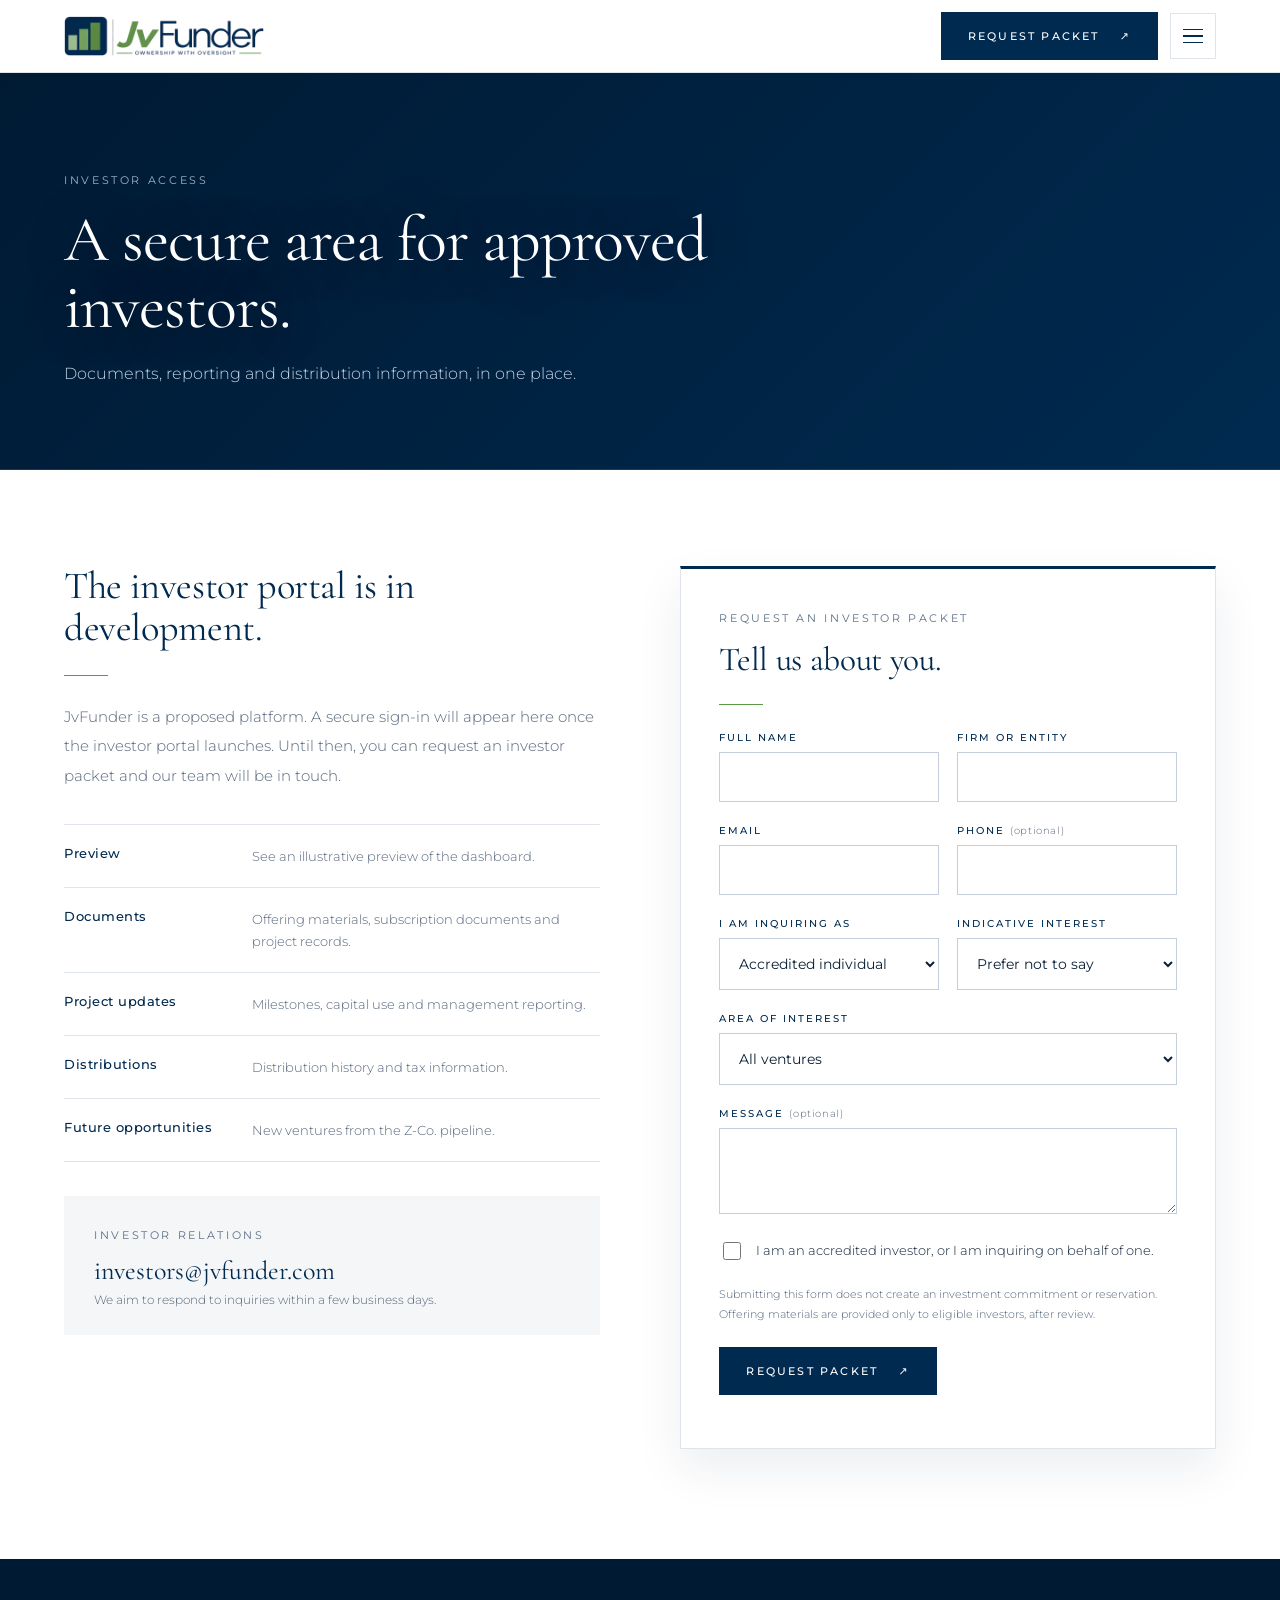
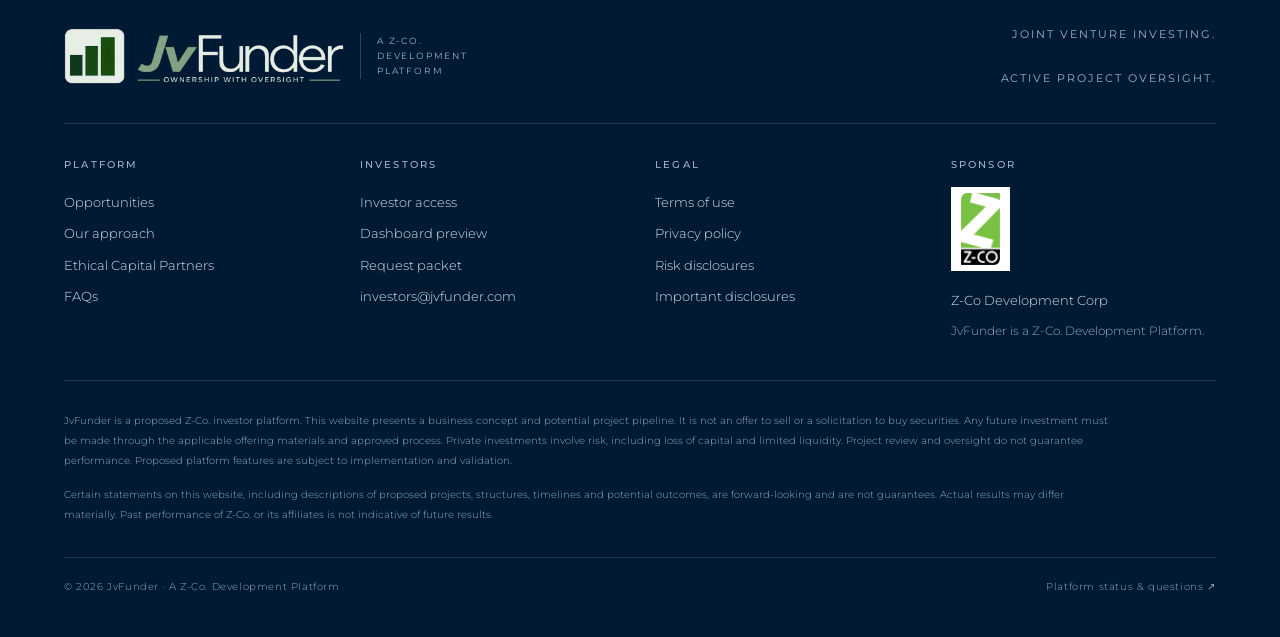
<file: investor-access.html>
<!doctype html>
<html lang="en">
<head>
<meta charset="utf-8">
<meta name="viewport" content="width=device-width,initial-scale=1">
<meta name="description" content="Request an investor packet and learn how the JvFunder investor portal will work.">
<title>Investor access — JvFunder</title>
<link rel="icon" type="image/png" href="assets/favicon.png">
<link rel="stylesheet" href="styles.css">
</head>
<body>
<nav aria-label="Main navigation">
<a class="logo" href="index.html" aria-label="JvFunder — Ownership with oversight"><img src="assets/logo.png" alt="JvFunder — Ownership with oversight" width="900" height="180"><span class="logo-sub">A Z-Co. Development Platform</span></a>
<div class="links" id="site-links"><a href="index.html#opportunities">Opportunities</a><a href="index.html#oversight">Our approach</a><a href="index.html#ethical">Ethical Capital Partners</a><a href="index.html#questions">FAQs</a><a class="access" href="investor-access.html">Investor access</a><a class="btn menu-cta" href="investor-access.html#request">Request packet <span>↗</span></a></div>
<a class="btn" href="investor-access.html#request">Request packet <span>↗</span></a><button type="button" class="menu-toggle" aria-label="Menu" aria-expanded="false" aria-controls="site-links"><span></span><span></span><span></span></button>
</nav>
<main>
<section class="page-hero"><span class="small">Investor access</span><h1>A secure area for approved investors.</h1><p>Documents, reporting and distribution information, in one place.</p></section>
<section class="access-grid">
<div>
<h2>The investor portal is in development.</h2>
<p class="lead">JvFunder is a proposed platform. A secure sign-in will appear here once the investor portal launches. Until then, you can request an investor packet and our team will be in touch.</p>
<ul class="portal-list">
<li><strong>Preview</strong><span>See an <a href="investor-dashboard.html">illustrative preview of the dashboard</a>.</span></li>
<li><strong>Documents</strong><span>Offering materials, subscription documents and project records.</span></li>
<li><strong>Project updates</strong><span>Milestones, capital use and management reporting.</span></li>
<li><strong>Distributions</strong><span>Distribution history and tax information.</span></li>
<li><strong>Future opportunities</strong><span>New ventures from the Z-Co. pipeline.</span></li>
</ul>
<div class="contact-card"><span class="small">Investor relations</span><a href="mailto:investors@jvfunder.com">investors@jvfunder.com</a><p>We aim to respond to inquiries within a few business days.</p></div>
</div>
<div class="request-card" id="request">
<span class="small">Request an investor packet</span>
<h2>Tell us about you.</h2>
<form class="inquiry-form" id="access-form" novalidate>
<div class="f-grid">
<div><label for="a-name">Full name</label><input id="a-name" name="name" autocomplete="name" required></div>
<div><label for="a-firm">Firm or entity</label><input id="a-firm" name="firm" autocomplete="organization"></div>
<div><label for="a-email">Email</label><input id="a-email" name="email" type="email" autocomplete="email" required></div>
<div><label for="a-phone">Phone <span class="opt">(optional)</span></label><input id="a-phone" name="phone" type="tel" autocomplete="tel"></div>
<div><label for="a-type">I am inquiring as</label><select id="a-type" name="type"><option>Accredited individual</option><option>Family office</option><option>Institutional investor or fund</option><option>Advisor or intermediary</option><option>Other</option></select></div>
<div><label for="a-amount">Indicative interest</label><select id="a-amount" name="amount"><option>Prefer not to say</option><option>$100,000 – $250,000</option><option>$250,000 – $1,000,000</option><option>$1,000,000 or more</option></select></div>
</div>
<label for="a-area">Area of interest</label><select id="a-area" name="area"><option>All ventures</option><option>Real estate</option><option>Operating businesses</option></select>
<label for="a-msg">Message <span class="opt">(optional)</span></label><textarea id="a-msg" name="message" rows="3"></textarea>
<label class="check"><input type="checkbox" name="accredited" required><span>I am an accredited investor, or I am inquiring on behalf of one.</span></label>
<p class="form-note">Submitting this form does not create an investment commitment or reservation. Offering materials are provided only to eligible investors, after review.</p>
<div class="form-actions"><button class="btn" type="submit">Request packet <span>↗</span></button></div>
<p class="status" role="status" aria-live="polite"></p>
</form>
</div>
</section>
</main>
<footer>
<div class="top">
<a class="logo" href="index.html" aria-label="JvFunder"><img src="assets/logo-light.png" alt="JvFunder — Ownership with oversight" width="900" height="180"><span class="logo-sub">A Z-Co. Development Platform</span></a>
<span class="small">Joint venture investing.<br><br>Active project oversight.</span>
</div>
<div class="foot-cols">
<div><h4>Platform</h4><a href="index.html#opportunities">Opportunities</a><a href="index.html#oversight">Our approach</a><a href="index.html#ethical">Ethical Capital Partners</a><a href="index.html#questions">FAQs</a></div>
<div><h4>Investors</h4><a href="investor-access.html">Investor access</a><a href="investor-dashboard.html">Dashboard preview</a><a href="investor-access.html#request">Request packet</a><a href="mailto:investors@jvfunder.com">investors@jvfunder.com</a></div>
<div><h4>Legal</h4><a href="legal.html#terms">Terms of use</a><a href="legal.html#privacy">Privacy policy</a><a href="legal.html#risk">Risk disclosures</a><a href="legal.html#disclosures">Important disclosures</a></div>
<div><h4>Sponsor</h4><span class="zco-tile"><img src="assets/zco-logo.png" alt="Z-Co" onerror="this.parentNode.remove()"></span><a href="https://www.z-co.info" rel="noopener">Z-Co Development Corp</a><span class="foot-note">JvFunder is a Z-Co. Development Platform.</span></div>
</div>
<p>JvFunder is a proposed Z-Co. investor platform. This website presents a business concept and potential project pipeline. It is not an offer to sell or a solicitation to buy securities. Any future investment must be made through the applicable offering materials and approved process. Private investments involve risk, including loss of capital and limited liquidity. Project review and oversight do not guarantee performance. Proposed platform features are subject to implementation and validation.</p>
<p class="fwd">Certain statements on this website, including descriptions of proposed projects, structures, timelines and potential outcomes, are forward-looking and are not guarantees. Actual results may differ materially. Past performance of Z-Co. or its affiliates is not indicative of future results.</p>
<div class="copyright"><span>© 2026 JvFunder · A Z-Co. Development Platform</span><a href="index.html#questions">Platform status &amp; questions ↗</a></div>
</footer>
<script src="site.js"></script>
<script src="inquiry.js"></script>
</body>
</html>
</file>
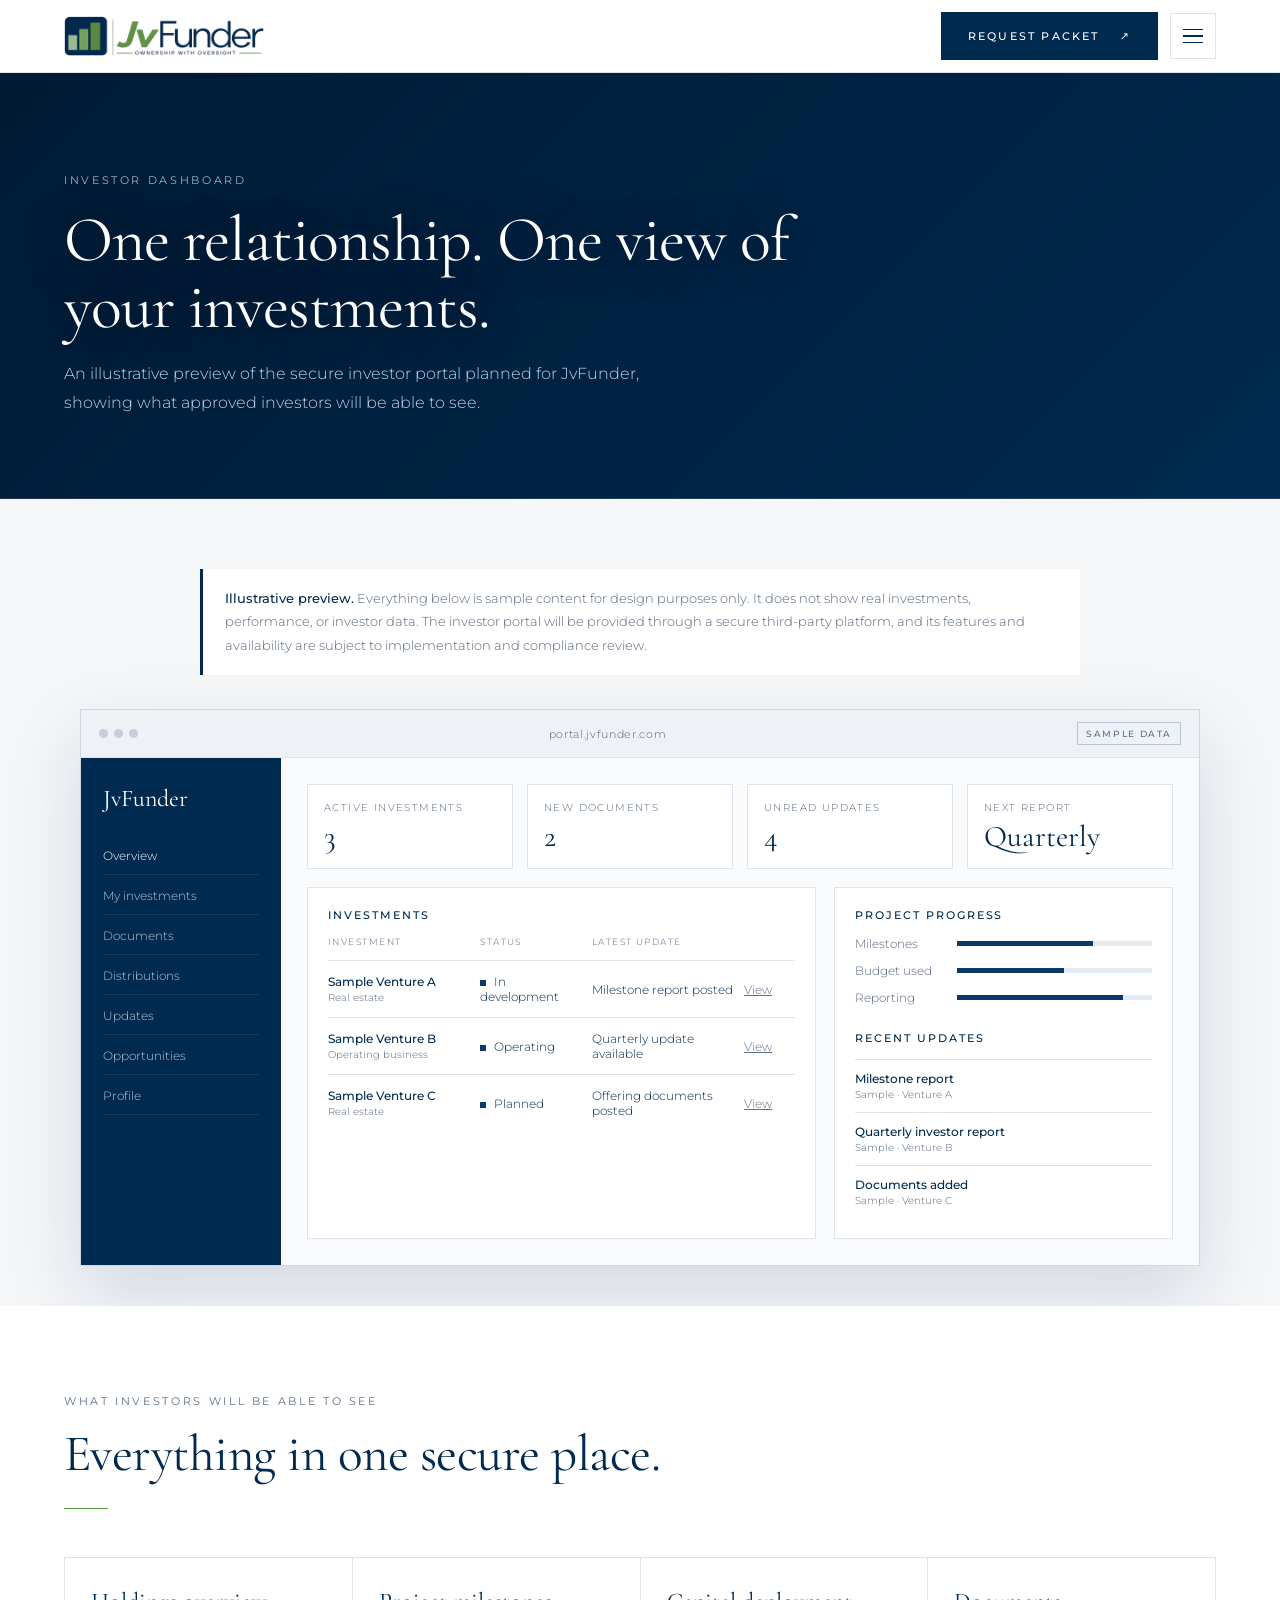
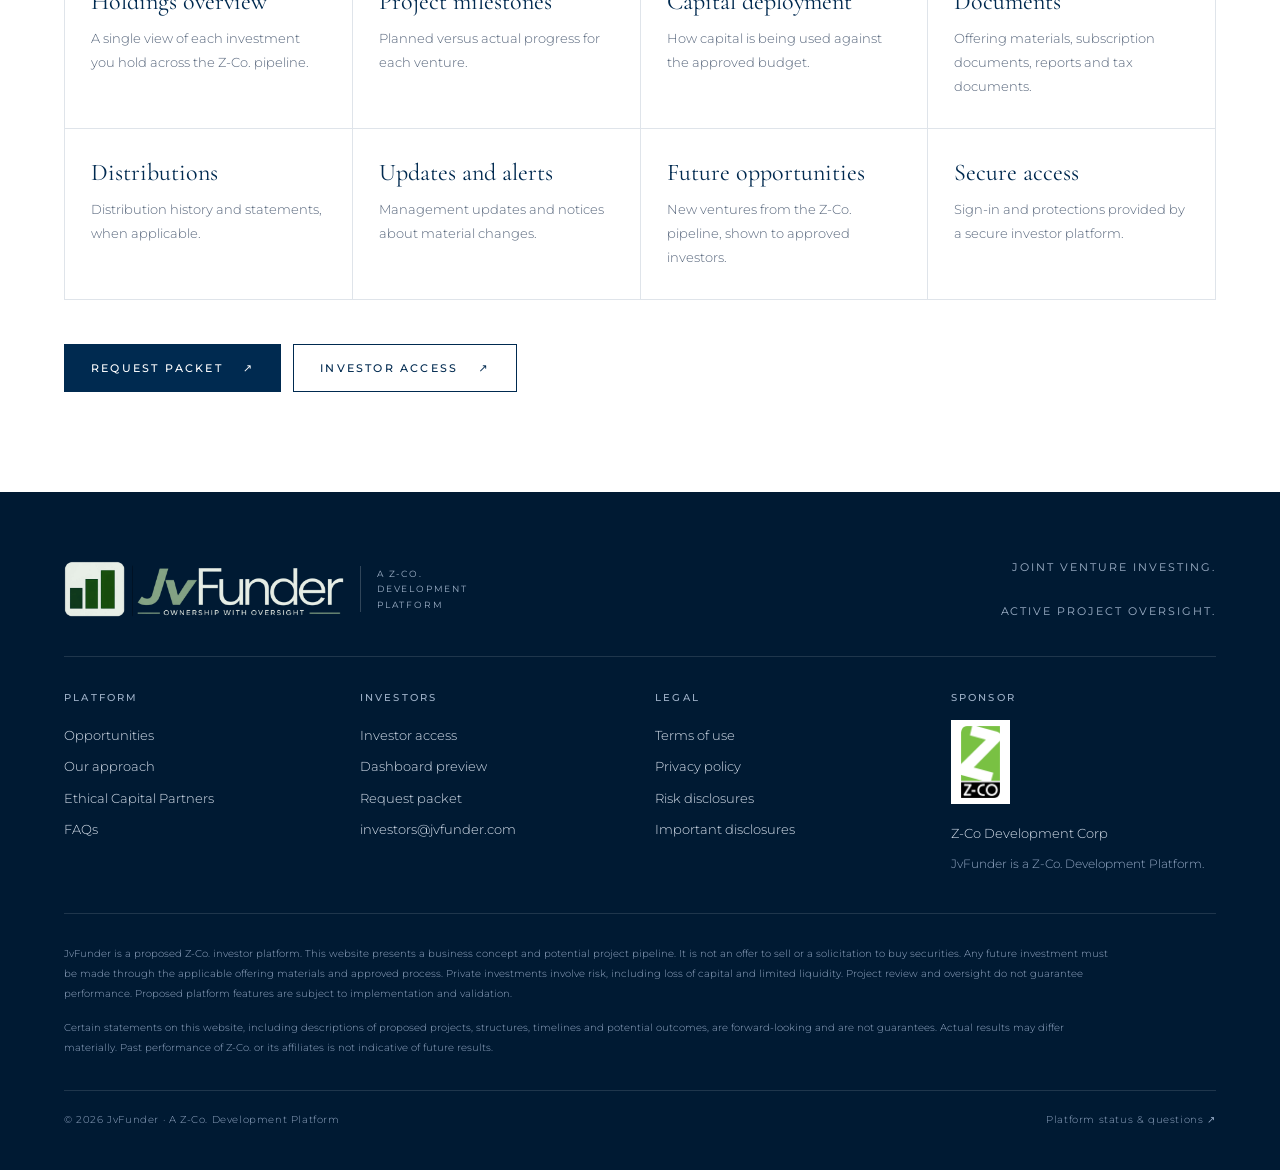
<file: investor-dashboard.html>
<!doctype html>
<html lang="en">
<head>
<meta charset="utf-8">
<meta name="viewport" content="width=device-width,initial-scale=1">
<meta name="description" content="An illustrative preview of the secure JvFunder investor portal, showing what approved investors will be able to see.">
<title>Investor dashboard preview — JvFunder</title>
<meta property="og:type" content="website"><meta property="og:site_name" content="JvFunder"><meta property="og:title" content="Investor dashboard preview — JvFunder"><meta property="og:description" content="An illustrative preview of the secure JvFunder investor portal, showing what approved investors will be able to see."><meta property="og:image" content="https://jvfunder.com/assets/dovetrails-hero.jpg">

<link rel="icon" type="image/png" href="assets/favicon.png">
<link rel="stylesheet" href="styles.css">
</head>
<body>
<nav aria-label="Main navigation">
<a class="logo" href="index.html" aria-label="JvFunder — Ownership with oversight"><img src="assets/logo.png" alt="JvFunder — Ownership with oversight" width="900" height="180"><span class="logo-sub">A Z-Co. Development Platform</span></a>
<div class="links" id="site-links"><a href="index.html#opportunities">Opportunities</a><a href="index.html#oversight">Our approach</a><a href="index.html#ethical">Ethical Capital Partners</a><a href="index.html#questions">FAQs</a><a class="access" href="investor-access.html">Investor access</a><a class="btn menu-cta" href="investor-access.html#request">Request packet <span>↗</span></a></div>
<a class="btn" href="investor-access.html#request">Request packet <span>↗</span></a><button type="button" class="menu-toggle" aria-label="Menu" aria-expanded="false" aria-controls="site-links"><span></span><span></span><span></span></button>
</nav>
<main>
<section class="page-hero"><span class="small">Investor dashboard</span><h1>One relationship. One view of your investments.</h1><p>An illustrative preview of the secure investor portal planned for JvFunder, showing what approved investors will be able to see.</p></section>
<section class="dash-section">
<div class="dash-note"><strong>Illustrative preview.</strong> Everything below is sample content for design purposes only. It does not show real investments, performance, or investor data. The investor portal will be provided through a secure third-party platform, and its features and availability are subject to implementation and compliance review.</div>
<div class="dash-frame" role="img" aria-label="Illustrative preview of the JvFunder investor dashboard with sample data">
<div class="dash-bar"><span class="dash-dots"><i></i><i></i><i></i></span><span class="dash-url">portal.jvfunder.com</span><span class="dash-tag">SAMPLE DATA</span></div>
<div class="dash-app">
<div class="dash-side"><b>JvFunder</b><span class="on">Overview</span><span>My investments</span><span>Documents</span><span>Distributions</span><span>Updates</span><span>Opportunities</span><span>Profile</span></div>
<div class="dash-main">
<div class="dash-stats"><div><small>Active investments</small><b>3</b></div><div><small>New documents</small><b>2</b></div><div><small>Unread updates</small><b>4</b></div><div><small>Next report</small><b>Quarterly</b></div></div>
<div class="dash-cols">
<div class="dash-panel"><h4>Investments</h4><div class="dash-table"><div class="dash-row head"><span>Investment</span><span>Status</span><span>Latest update</span><span></span></div><div class="dash-row"><span><strong>Sample Venture A</strong><em>Real estate</em></span><span><i class="st"></i>In development</span><span>Milestone report posted</span><span class="lnk">View</span></div><div class="dash-row"><span><strong>Sample Venture B</strong><em>Operating business</em></span><span><i class="st"></i>Operating</span><span>Quarterly update available</span><span class="lnk">View</span></div><div class="dash-row"><span><strong>Sample Venture C</strong><em>Real estate</em></span><span><i class="st"></i>Planned</span><span>Offering documents posted</span><span class="lnk">View</span></div></div></div>
<div class="dash-panel"><h4>Project progress</h4>
<div class="bar-row"><span>Milestones</span><div class="bar"><i style="width:70%"></i></div></div>
<div class="bar-row"><span>Budget used</span><div class="bar"><i style="width:55%"></i></div></div>
<div class="bar-row"><span>Reporting</span><div class="bar"><i style="width:85%"></i></div></div>
<h4 class="mt">Recent updates</h4>
<ul class="feed"><li><b>Milestone report</b><span>Sample · Venture A</span></li><li><b>Quarterly investor report</b><span>Sample · Venture B</span></li><li><b>Documents added</b><span>Sample · Venture C</span></li></ul></div>
</div></div></div></div>
</section>
<section class="dash-features">
<span class="small">What investors will be able to see</span>
<h2>Everything in one secure place.</h2>
<div class="feat-grid">
<div><h3>Holdings overview</h3><p>A single view of each investment you hold across the Z-Co. pipeline.</p></div>
<div><h3>Project milestones</h3><p>Planned versus actual progress for each venture.</p></div>
<div><h3>Capital deployment</h3><p>How capital is being used against the approved budget.</p></div>
<div><h3>Documents</h3><p>Offering materials, subscription documents, reports and tax documents.</p></div>
<div><h3>Distributions</h3><p>Distribution history and statements, when applicable.</p></div>
<div><h3>Updates and alerts</h3><p>Management updates and notices about material changes.</p></div>
<div><h3>Future opportunities</h3><p>New ventures from the Z-Co. pipeline, shown to approved investors.</p></div>
<div><h3>Secure access</h3><p>Sign-in and protections provided by a secure investor platform.</p></div>
</div>
<div class="dash-cta"><a class="btn" href="investor-access.html#request">Request packet <span>↗</span></a><a class="btn outline" href="investor-access.html">Investor access <span>↗</span></a></div>
</section>
</main>
<footer>
<div class="top">
<a class="logo" href="index.html" aria-label="JvFunder"><img src="assets/logo-light.png" alt="JvFunder — Ownership with oversight" width="900" height="180"><span class="logo-sub">A Z-Co. Development Platform</span></a>
<span class="small">Joint venture investing.<br><br>Active project oversight.</span>
</div>
<div class="foot-cols">
<div><h4>Platform</h4><a href="index.html#opportunities">Opportunities</a><a href="index.html#oversight">Our approach</a><a href="index.html#ethical">Ethical Capital Partners</a><a href="index.html#questions">FAQs</a></div>
<div><h4>Investors</h4><a href="investor-access.html">Investor access</a><a href="investor-dashboard.html">Dashboard preview</a><a href="investor-access.html#request">Request packet</a><a href="mailto:investors@jvfunder.com">investors@jvfunder.com</a></div>
<div><h4>Legal</h4><a href="legal.html#terms">Terms of use</a><a href="legal.html#privacy">Privacy policy</a><a href="legal.html#risk">Risk disclosures</a><a href="legal.html#disclosures">Important disclosures</a></div>
<div><h4>Sponsor</h4><span class="zco-tile"><img src="assets/zco-logo.png" alt="Z-Co" onerror="this.parentNode.remove()"></span><a href="https://www.z-co.info" rel="noopener">Z-Co Development Corp</a><span class="foot-note">JvFunder is a Z-Co. Development Platform.</span></div>
</div>
<p>JvFunder is a proposed Z-Co. investor platform. This website presents a business concept and potential project pipeline. It is not an offer to sell or a solicitation to buy securities. Any future investment must be made through the applicable offering materials and approved process. Private investments involve risk, including loss of capital and limited liquidity. Project review and oversight do not guarantee performance. Proposed platform features are subject to implementation and validation.</p>
<p class="fwd">Certain statements on this website, including descriptions of proposed projects, structures, timelines and potential outcomes, are forward-looking and are not guarantees. Actual results may differ materially. Past performance of Z-Co. or its affiliates is not indicative of future results.</p>
<div class="copyright"><span>© 2026 JvFunder · A Z-Co. Development Platform</span><a href="index.html#questions">Platform status &amp; questions ↗</a></div>
</footer>
<script src="site.js"></script>
<script src="inquiry.js"></script>
</body>
</html>
</file>
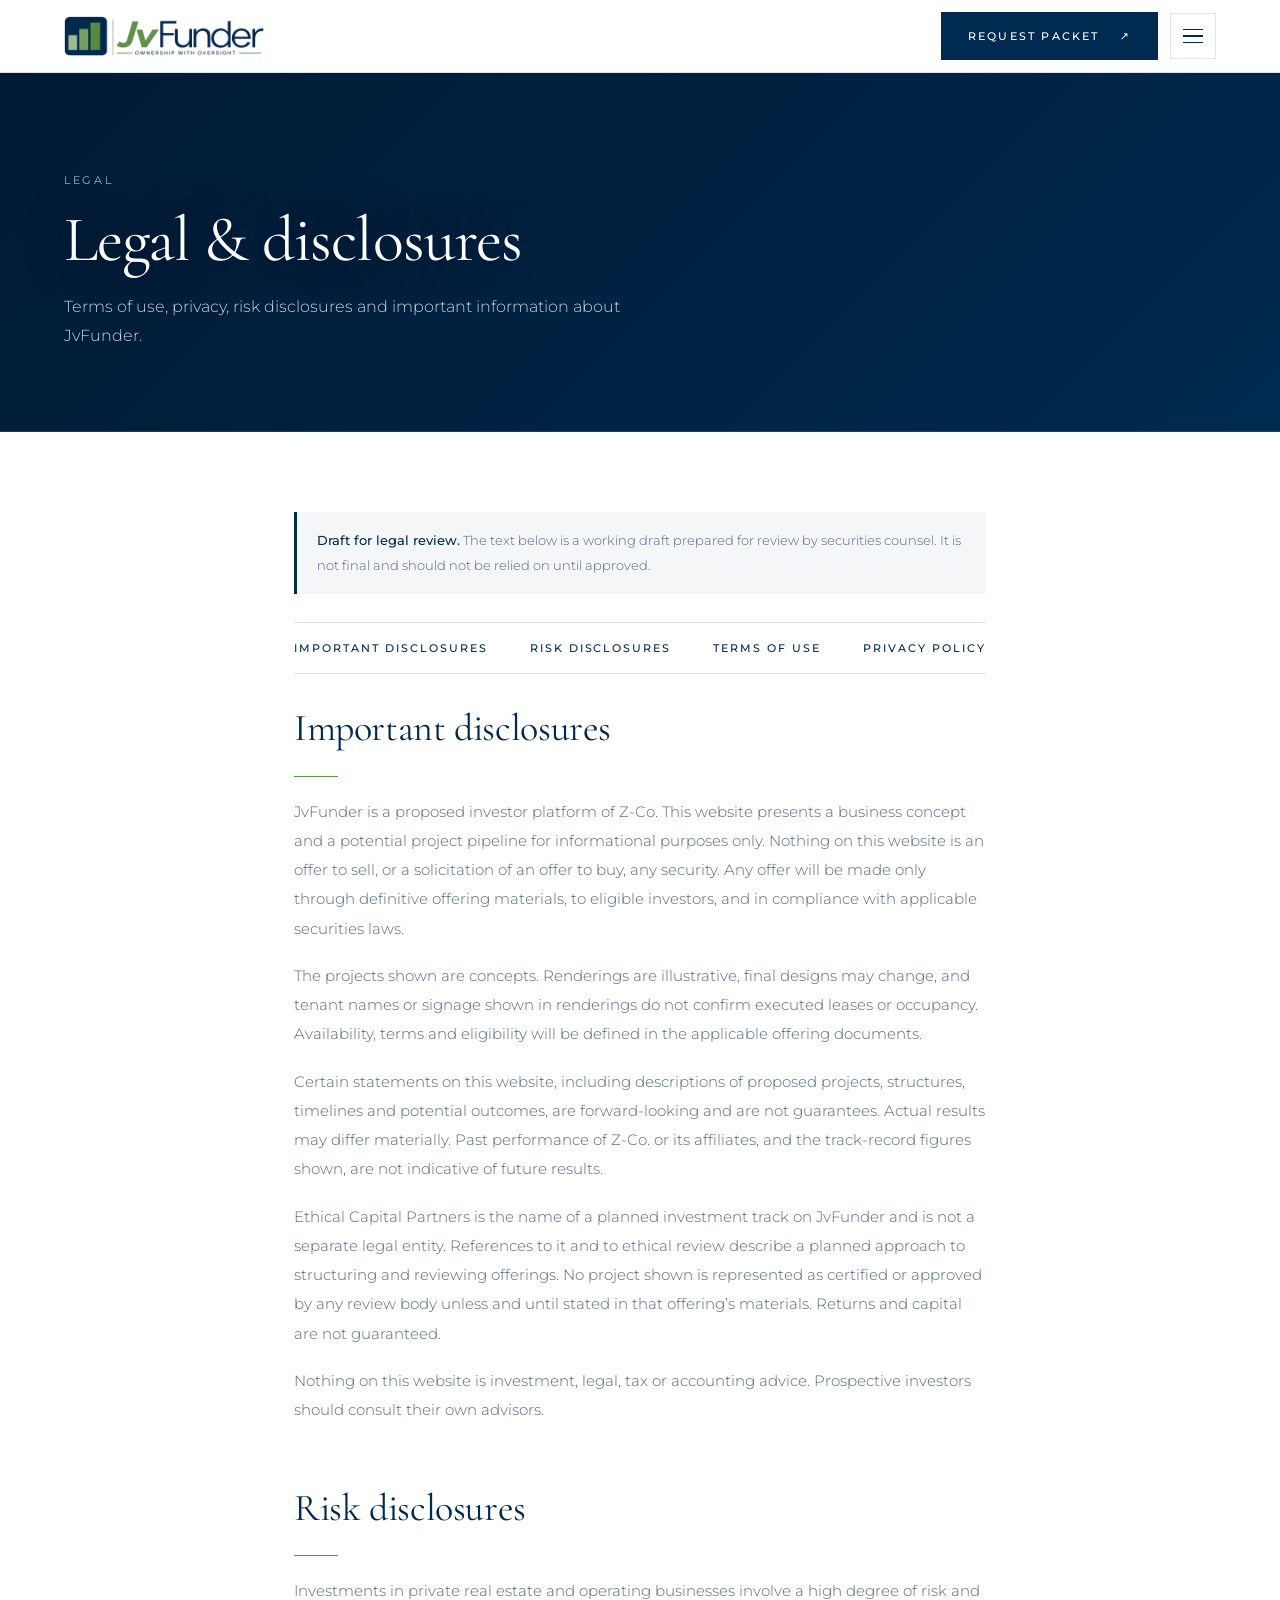
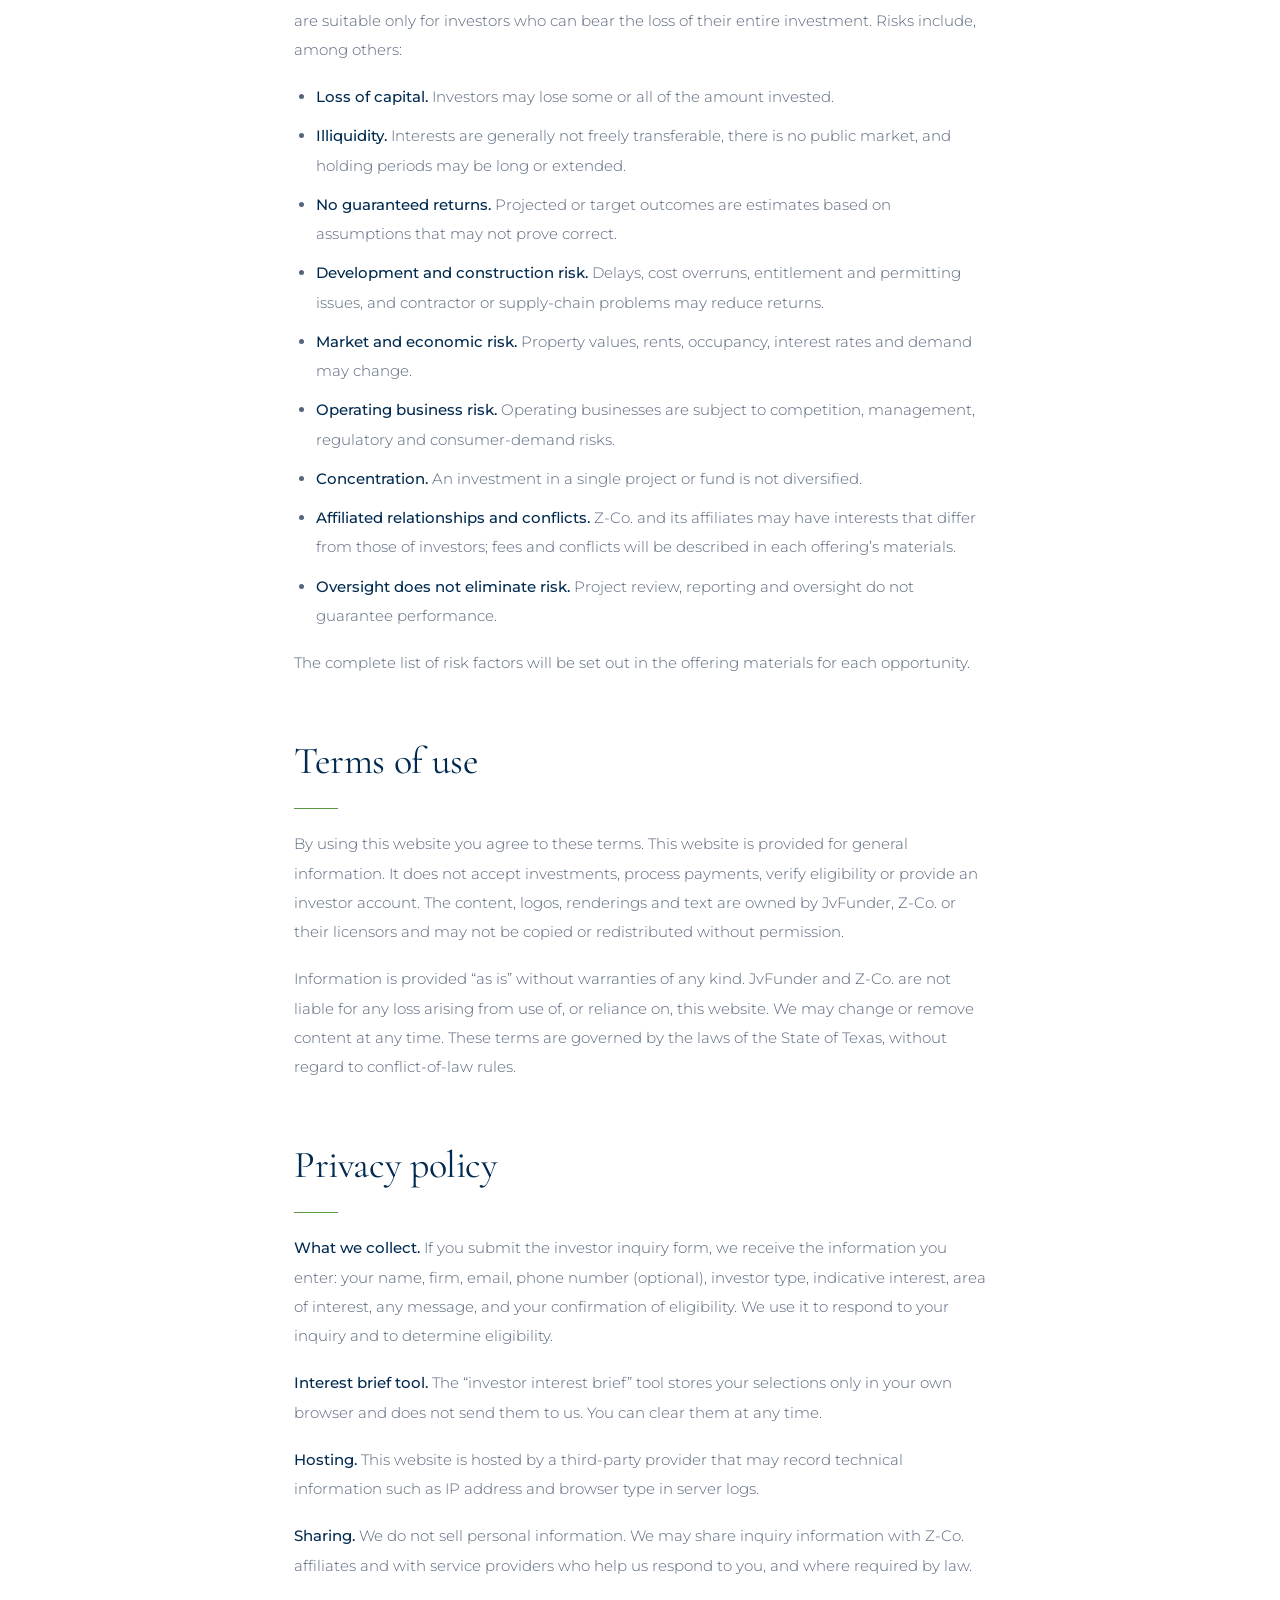
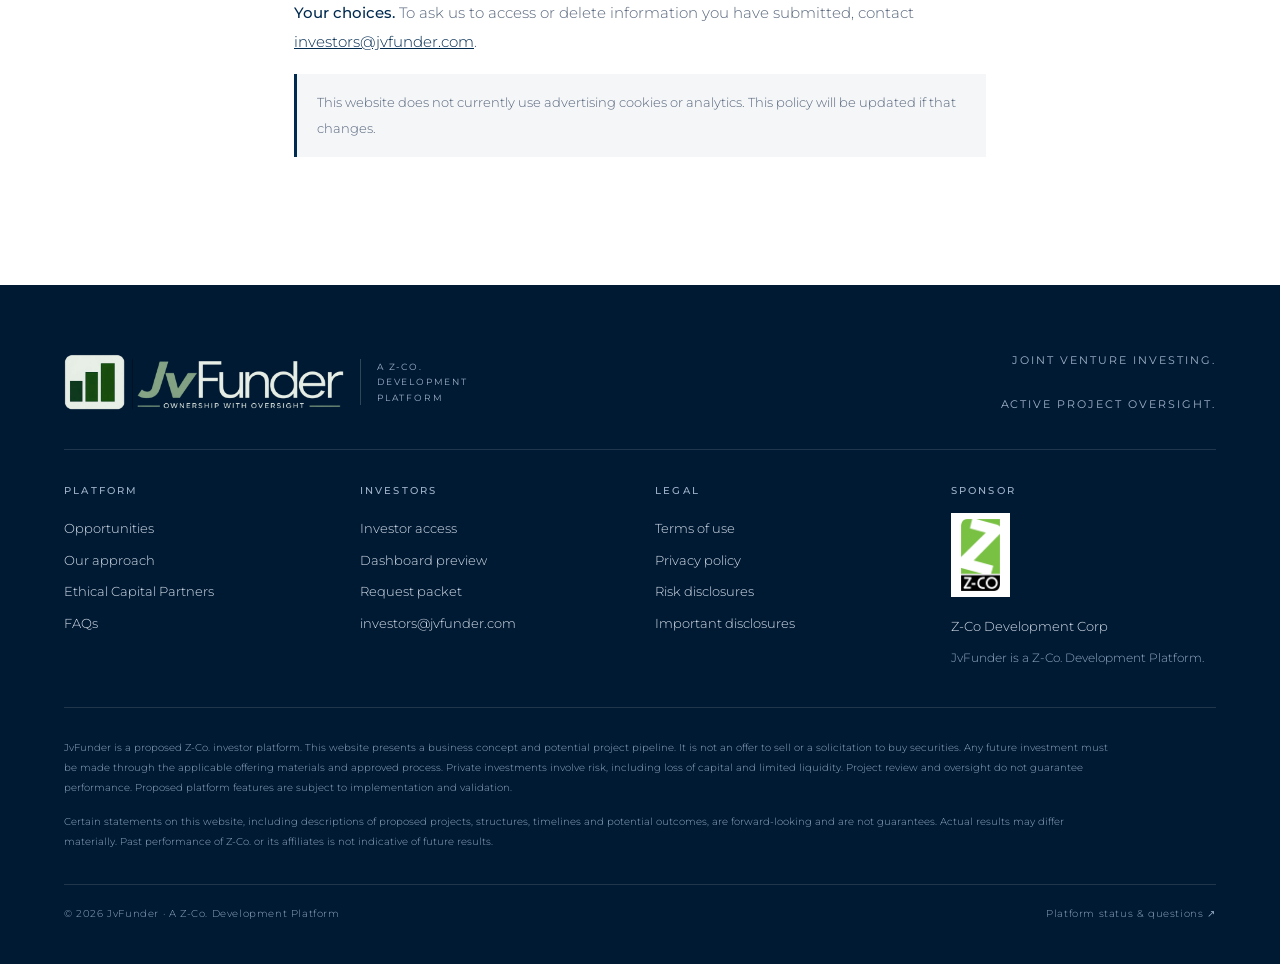
<file: legal.html>
<!doctype html>
<html lang="en">
<head>
<meta charset="utf-8">
<meta name="viewport" content="width=device-width,initial-scale=1">
<meta name="description" content="Terms of use, privacy policy, risk disclosures and important information about JvFunder.">
<title>Legal & disclosures — JvFunder</title>
<link rel="icon" type="image/png" href="assets/favicon.png">
<link rel="stylesheet" href="styles.css">
</head>
<body>
<nav aria-label="Main navigation">
<a class="logo" href="index.html" aria-label="JvFunder — Ownership with oversight"><img src="assets/logo.png" alt="JvFunder — Ownership with oversight" width="900" height="180"><span class="logo-sub">A Z-Co. Development Platform</span></a>
<div class="links" id="site-links"><a href="index.html#opportunities">Opportunities</a><a href="index.html#oversight">Our approach</a><a href="index.html#ethical">Ethical Capital Partners</a><a href="index.html#questions">FAQs</a><a class="access" href="investor-access.html">Investor access</a><a class="btn menu-cta" href="investor-access.html#request">Request packet <span>↗</span></a></div>
<a class="btn" href="investor-access.html#request">Request packet <span>↗</span></a><button type="button" class="menu-toggle" aria-label="Menu" aria-expanded="false" aria-controls="site-links"><span></span><span></span><span></span></button>
</nav>
<main>
<section class="page-hero"><span class="small">Legal</span><h1>Legal &amp; disclosures</h1><p>Terms of use, privacy, risk disclosures and important information about JvFunder.</p></section>
<section class="prose">
<p class="draft-note"><strong>Draft for legal review.</strong> The text below is a working draft prepared for review by securities counsel. It is not final and should not be relied on until approved.</p>
<nav class="toc" aria-label="On this page"><a href="#disclosures">Important disclosures</a><a href="#risk">Risk disclosures</a><a href="#terms">Terms of use</a><a href="#privacy">Privacy policy</a></nav>

<h2 id="disclosures">Important disclosures</h2>
<p>JvFunder is a proposed investor platform of Z-Co. This website presents a business concept and a potential project pipeline for informational purposes only. Nothing on this website is an offer to sell, or a solicitation of an offer to buy, any security. Any offer will be made only through definitive offering materials, to eligible investors, and in compliance with applicable securities laws.</p>
<p>The projects shown are concepts. Renderings are illustrative, final designs may change, and tenant names or signage shown in renderings do not confirm executed leases or occupancy. Availability, terms and eligibility will be defined in the applicable offering documents.</p>
<p>Certain statements on this website, including descriptions of proposed projects, structures, timelines and potential outcomes, are forward-looking and are not guarantees. Actual results may differ materially. Past performance of Z-Co. or its affiliates, and the track-record figures shown, are not indicative of future results.</p>
<p>Ethical Capital Partners is the name of a planned investment track on JvFunder and is not a separate legal entity. References to it and to ethical review describe a planned approach to structuring and reviewing offerings. No project shown is represented as certified or approved by any review body unless and until stated in that offering’s materials. Returns and capital are not guaranteed.</p>
<p>Nothing on this website is investment, legal, tax or accounting advice. Prospective investors should consult their own advisors.</p>

<h2 id="risk">Risk disclosures</h2>
<p>Investments in private real estate and operating businesses involve a high degree of risk and are suitable only for investors who can bear the loss of their entire investment. Risks include, among others:</p>
<ul>
<li><strong>Loss of capital.</strong> Investors may lose some or all of the amount invested.</li>
<li><strong>Illiquidity.</strong> Interests are generally not freely transferable, there is no public market, and holding periods may be long or extended.</li>
<li><strong>No guaranteed returns.</strong> Projected or target outcomes are estimates based on assumptions that may not prove correct.</li>
<li><strong>Development and construction risk.</strong> Delays, cost overruns, entitlement and permitting issues, and contractor or supply-chain problems may reduce returns.</li>
<li><strong>Market and economic risk.</strong> Property values, rents, occupancy, interest rates and demand may change.</li>
<li><strong>Operating business risk.</strong> Operating businesses are subject to competition, management, regulatory and consumer-demand risks.</li>
<li><strong>Concentration.</strong> An investment in a single project or fund is not diversified.</li>
<li><strong>Affiliated relationships and conflicts.</strong> Z-Co. and its affiliates may have interests that differ from those of investors; fees and conflicts will be described in each offering’s materials.</li>
<li><strong>Oversight does not eliminate risk.</strong> Project review, reporting and oversight do not guarantee performance.</li>
</ul>
<p>The complete list of risk factors will be set out in the offering materials for each opportunity.</p>

<h2 id="terms">Terms of use</h2>
<p>By using this website you agree to these terms. This website is provided for general information. It does not accept investments, process payments, verify eligibility or provide an investor account. The content, logos, renderings and text are owned by JvFunder, Z-Co. or their licensors and may not be copied or redistributed without permission.</p>
<p>Information is provided “as is” without warranties of any kind. JvFunder and Z-Co. are not liable for any loss arising from use of, or reliance on, this website. We may change or remove content at any time. These terms are governed by the laws of the State of Texas, without regard to conflict-of-law rules.</p>

<h2 id="privacy">Privacy policy</h2>
<p><strong>What we collect.</strong> If you submit the investor inquiry form, we receive the information you enter: your name, firm, email, phone number (optional), investor type, indicative interest, area of interest, any message, and your confirmation of eligibility. We use it to respond to your inquiry and to determine eligibility.</p>
<p><strong>Interest brief tool.</strong> The “investor interest brief” tool stores your selections only in your own browser and does not send them to us. You can clear them at any time.</p>
<p><strong>Hosting.</strong> This website is hosted by a third-party provider that may record technical information such as IP address and browser type in server logs.</p>
<p><strong>Sharing.</strong> We do not sell personal information. We may share inquiry information with Z-Co. affiliates and with service providers who help us respond to you, and where required by law.</p>
<p><strong>Your choices.</strong> To ask us to access or delete information you have submitted, contact <a href="mailto:investors@jvfunder.com">investors@jvfunder.com</a>.</p>
<p class="draft-note">This website does not currently use advertising cookies or analytics. This policy will be updated if that changes.</p>
</section>
</main>
<footer>
<div class="top">
<a class="logo" href="index.html" aria-label="JvFunder"><img src="assets/logo-light.png" alt="JvFunder — Ownership with oversight" width="900" height="180"><span class="logo-sub">A Z-Co. Development Platform</span></a>
<span class="small">Joint venture investing.<br><br>Active project oversight.</span>
</div>
<div class="foot-cols">
<div><h4>Platform</h4><a href="index.html#opportunities">Opportunities</a><a href="index.html#oversight">Our approach</a><a href="index.html#ethical">Ethical Capital Partners</a><a href="index.html#questions">FAQs</a></div>
<div><h4>Investors</h4><a href="investor-access.html">Investor access</a><a href="investor-dashboard.html">Dashboard preview</a><a href="investor-access.html#request">Request packet</a><a href="mailto:investors@jvfunder.com">investors@jvfunder.com</a></div>
<div><h4>Legal</h4><a href="legal.html#terms">Terms of use</a><a href="legal.html#privacy">Privacy policy</a><a href="legal.html#risk">Risk disclosures</a><a href="legal.html#disclosures">Important disclosures</a></div>
<div><h4>Sponsor</h4><span class="zco-tile"><img src="assets/zco-logo.png" alt="Z-Co" onerror="this.parentNode.remove()"></span><a href="https://www.z-co.info" rel="noopener">Z-Co Development Corp</a><span class="foot-note">JvFunder is a Z-Co. Development Platform.</span></div>
</div>
<p>JvFunder is a proposed Z-Co. investor platform. This website presents a business concept and potential project pipeline. It is not an offer to sell or a solicitation to buy securities. Any future investment must be made through the applicable offering materials and approved process. Private investments involve risk, including loss of capital and limited liquidity. Project review and oversight do not guarantee performance. Proposed platform features are subject to implementation and validation.</p>
<p class="fwd">Certain statements on this website, including descriptions of proposed projects, structures, timelines and potential outcomes, are forward-looking and are not guarantees. Actual results may differ materially. Past performance of Z-Co. or its affiliates is not indicative of future results.</p>
<div class="copyright"><span>© 2026 JvFunder · A Z-Co. Development Platform</span><a href="index.html#questions">Platform status &amp; questions ↗</a></div>
</footer>
<script src="site.js"></script>
<script src="inquiry.js"></script>
</body>
</html>
</file>
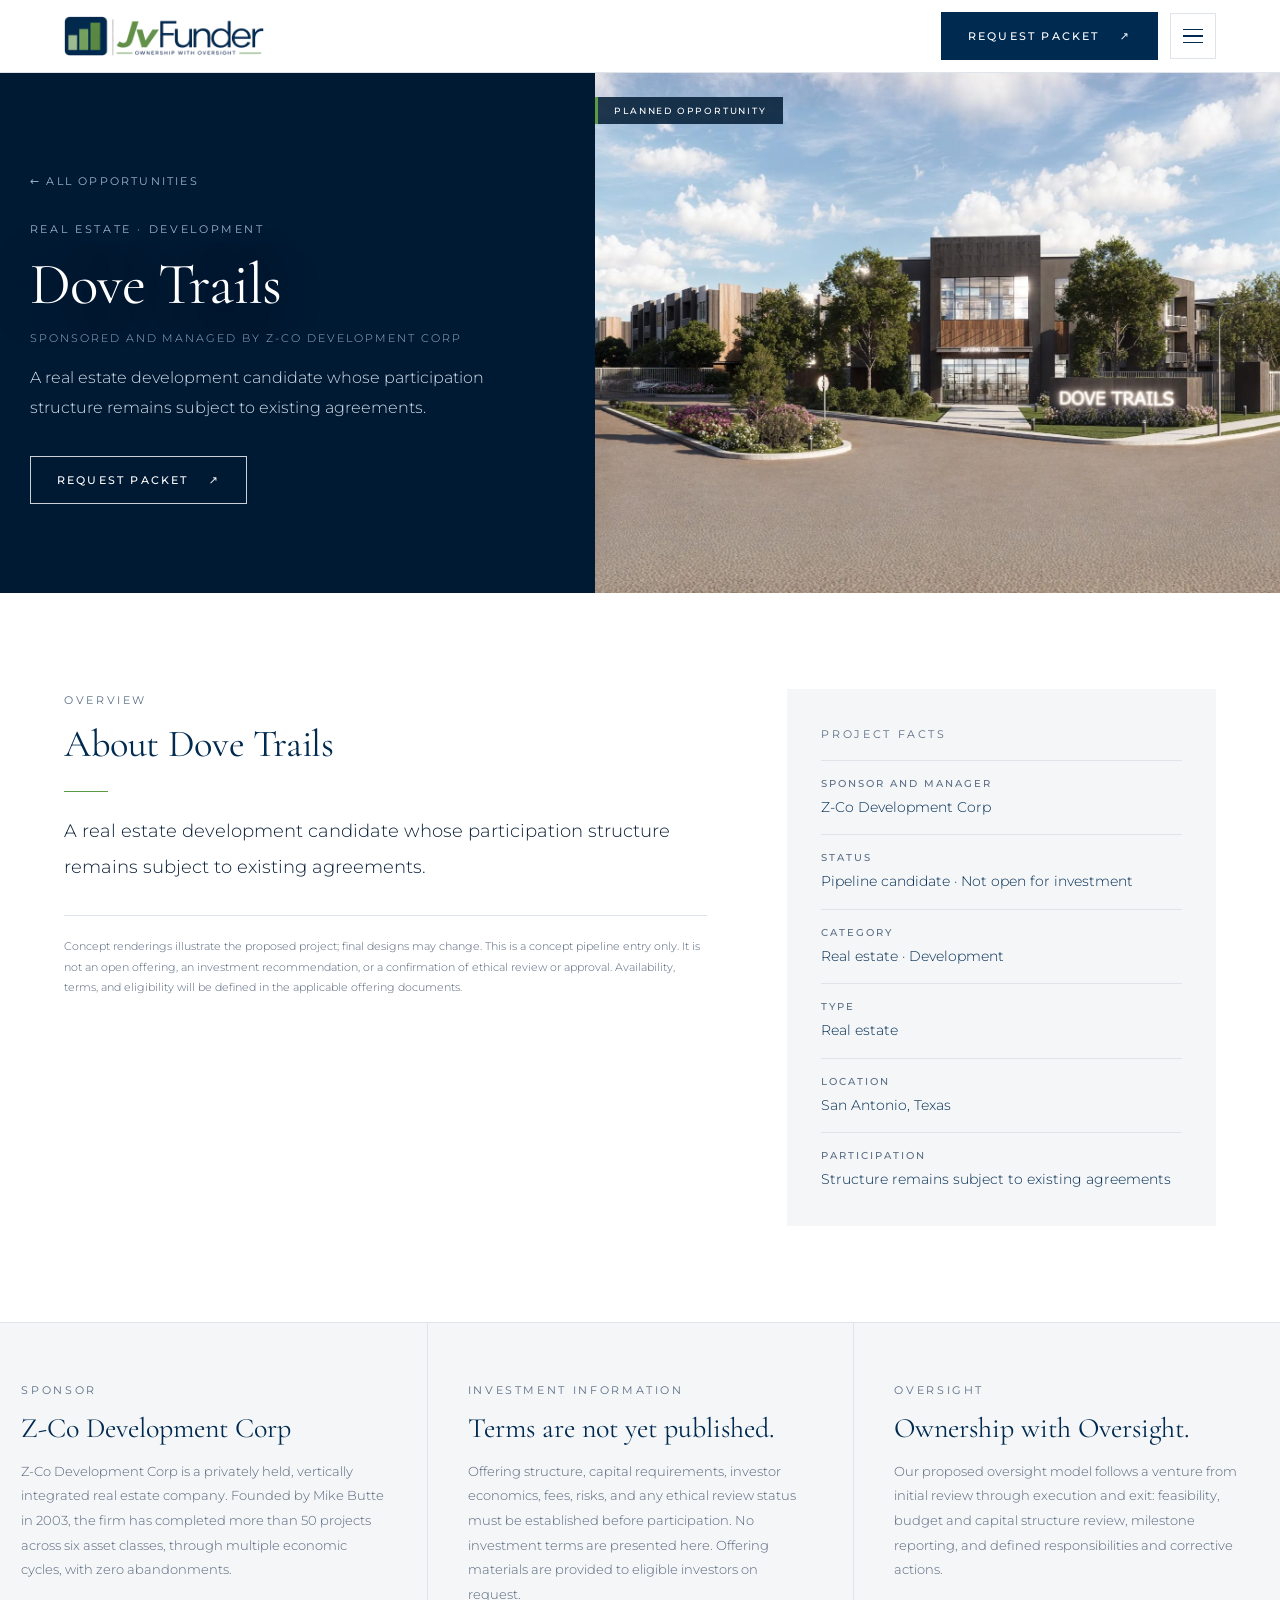
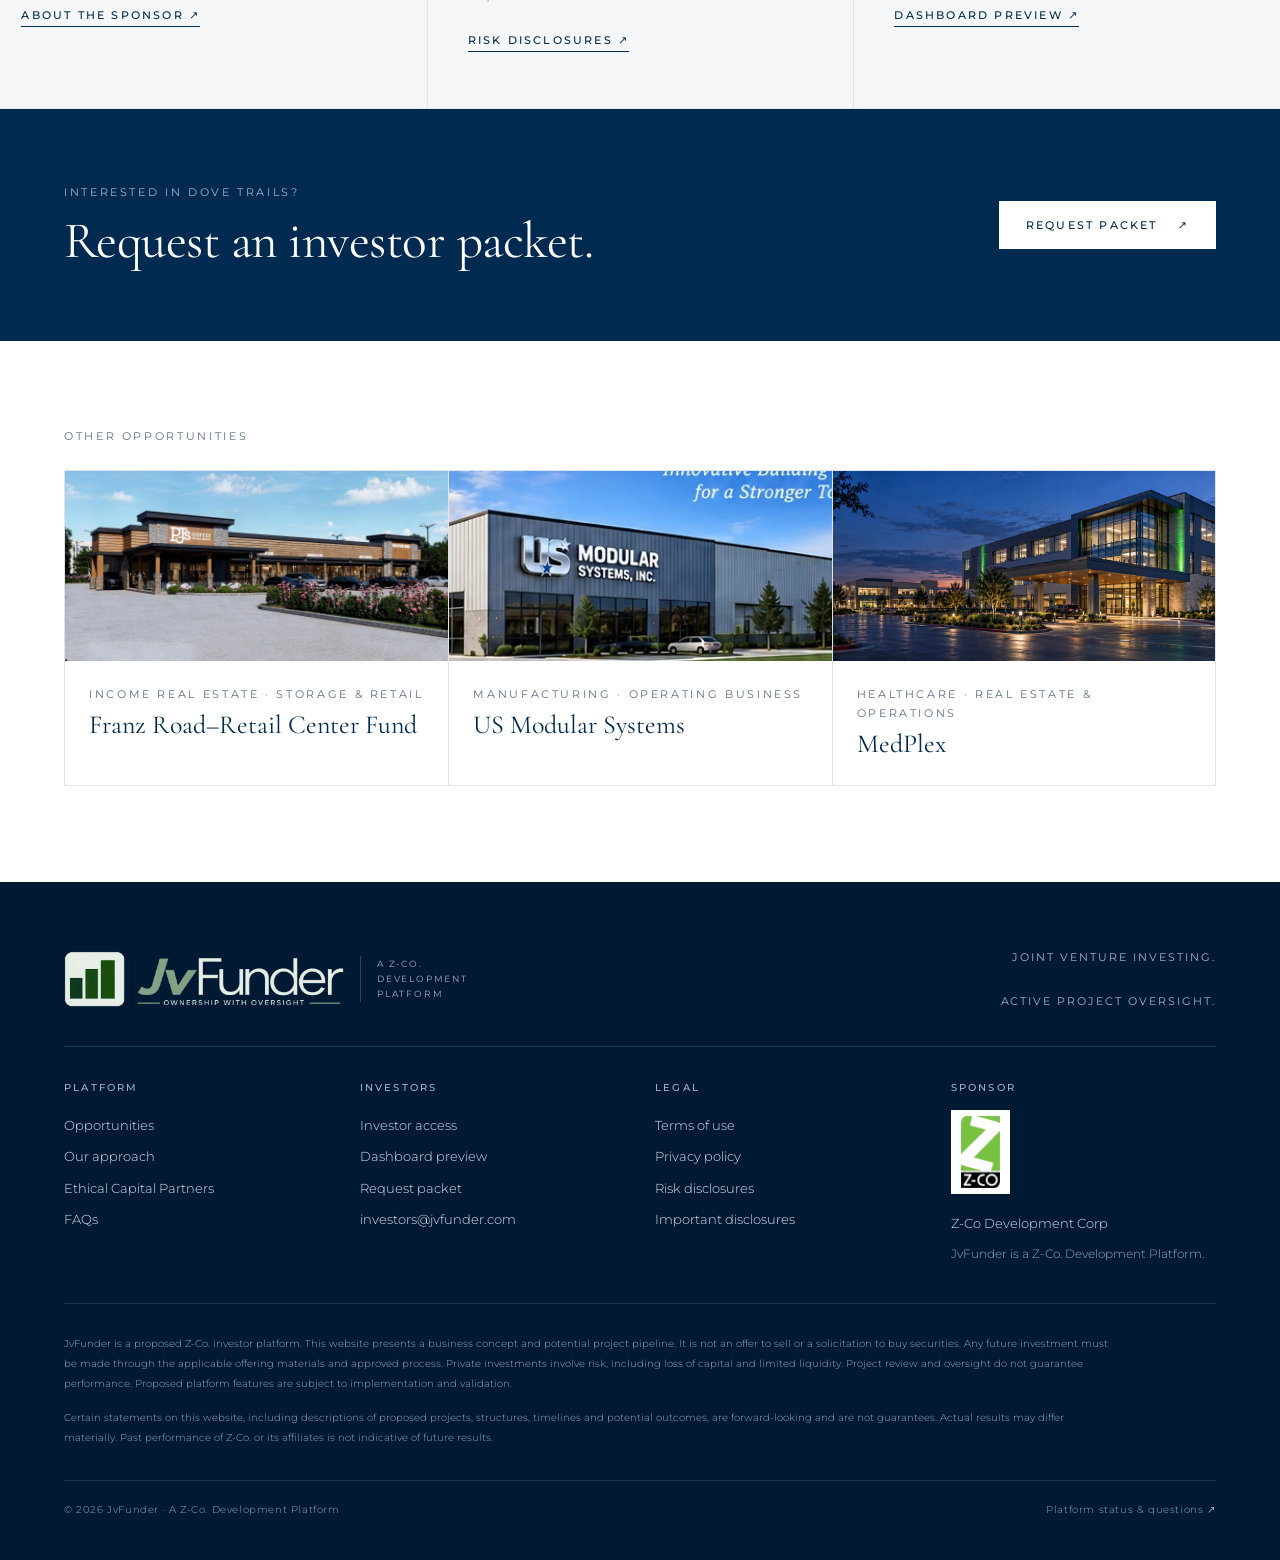
<file: project-dove-trails.html>
<!doctype html>
<html lang="en">
<head>
<meta charset="utf-8">
<meta name="viewport" content="width=device-width,initial-scale=1">
<meta name="description" content="A real estate development candidate whose participation structure remains subject to existing agreements.">
<title>Dove Trails — JvFunder</title>
<meta property="og:type" content="website"><meta property="og:site_name" content="JvFunder"><meta property="og:title" content="Dove Trails — JvFunder"><meta property="og:description" content="A real estate development candidate whose participation structure remains subject to existing agreements."><meta property="og:image" content="https://jvfunder.com/assets/dovetrails-hero.jpg">

<link rel="icon" type="image/png" href="assets/favicon.png">
<link rel="stylesheet" href="styles.css">
</head>
<body>
<nav aria-label="Main navigation">
<a class="logo" href="index.html" aria-label="JvFunder — Ownership with oversight"><img src="assets/logo.png" alt="JvFunder — Ownership with oversight" width="900" height="180"><span class="logo-sub">A Z-Co. Development Platform</span></a>
<div class="links" id="site-links"><a href="index.html#opportunities">Opportunities</a><a href="index.html#oversight">Our approach</a><a href="index.html#ethical">Ethical Capital Partners</a><a href="index.html#questions">FAQs</a><a class="access" href="investor-access.html">Investor access</a><a class="btn menu-cta" href="investor-access.html#request">Request packet <span>↗</span></a></div>
<a class="btn" href="investor-access.html#request">Request packet <span>↗</span></a><button type="button" class="menu-toggle" aria-label="Menu" aria-expanded="false" aria-controls="site-links"><span></span><span></span><span></span></button>
</nav>
<main>
<section class="project-hero">
<div class="project-hero-text"><a class="crumb" href="index.html#opportunities">← All opportunities</a><span class="small">Real estate · Development</span><h1>Dove Trails</h1><span class="by-line-hero">Sponsored and managed by Z-Co Development Corp</span><p>A real estate development candidate whose participation structure remains subject to existing agreements.</p><div class="hero-btns"><a class="btn light" href="investor-access.html#request">Request packet <span>↗</span></a></div></div>
<div class="project-hero-img"><img src="assets/dovetrails-hero.jpg" alt="Dove Trails project concept rendering"><span class="badge">Planned opportunity</span></div>
</section>
<section class="project-body">
<div class="project-main">
<span class="small">Overview</span><h2>About Dove Trails</h2>
<p class="lead-p">A real estate development candidate whose participation structure remains subject to existing agreements.</p>
<p class="note">Concept renderings illustrate the proposed project; final designs may change. This is a concept pipeline entry only. It is not an open offering, an investment recommendation, or a confirmation of ethical review or approval. Availability, terms, and eligibility will be defined in the applicable offering documents.</p>
</div>
<aside class="project-side">
<span class="small">Project facts</span>
<dl class="facts"><div><dt>Sponsor and manager</dt><dd>Z-Co Development Corp</dd></div><div><dt>Status</dt><dd>Pipeline candidate · Not open for investment</dd></div><div><dt>Category</dt><dd>Real estate · Development</dd></div><div><dt>Type</dt><dd>Real estate</dd></div><div><dt>Location</dt><dd>San Antonio, Texas</dd></div><div><dt>Participation</dt><dd>Structure remains subject to existing agreements</dd></div></dl>
</aside>
</section>
<section class="project-info">
<div><span class="small">Sponsor</span><h3>Z-Co Development Corp</h3><p>Z-Co Development Corp is a privately held, vertically integrated real estate company. Founded by Mike Butte in 2003, the firm has completed more than 50 projects across six asset classes, through multiple economic cycles, with zero abandonments.</p><a class="textlink" href="index.html#about">About the sponsor <span>↗</span></a></div>
<div><span class="small">Investment information</span><h3>Terms are not yet published.</h3><p>Offering structure, capital requirements, investor economics, fees, risks, and any ethical review status must be established before participation. No investment terms are presented here. Offering materials are provided to eligible investors on request.</p><a class="textlink" href="legal.html#risk">Risk disclosures <span>↗</span></a></div>
<div><span class="small">Oversight</span><h3>Ownership with Oversight.</h3><p>Our proposed oversight model follows a venture from initial review through execution and exit: feasibility, budget and capital structure review, milestone reporting, and defined responsibilities and corrective actions.</p><a class="textlink" href="investor-dashboard.html">Dashboard preview <span>↗</span></a></div>
</section>
<section class="project-cta"><div><span class="small">Interested in Dove Trails?</span><h2>Request an investor packet.</h2></div><a class="btn" href="investor-access.html#request">Request packet <span>↗</span></a></section>
<section class="project-more"><span class="small">Other opportunities</span><div class="mini-grid"><a class="mini-card" href="project-franz-road-retail-center-fund.html"><img src="assets/northfry-retail.jpg" alt="Franz Road–Retail Center Fund project concept rendering" loading="lazy"><div><span class="small">Income real estate · Storage &amp; retail</span><strong>Franz Road–Retail Center Fund</strong></div></a><a class="mini-card" href="project-us-modular-systems.html"><img src="assets/usms.webp" alt="US Modular Systems project concept rendering" loading="lazy"><div><span class="small">Manufacturing · Operating business</span><strong>US Modular Systems</strong></div></a><a class="mini-card" href="project-medplex.html"><img src="assets/medplex.webp" alt="MedPlex project concept rendering" loading="lazy"><div><span class="small">Healthcare · Real estate &amp; operations</span><strong>MedPlex</strong></div></a></div></section>
</main>
<footer>
<div class="top">
<a class="logo" href="index.html" aria-label="JvFunder"><img src="assets/logo-light.png" alt="JvFunder — Ownership with oversight" width="900" height="180"><span class="logo-sub">A Z-Co. Development Platform</span></a>
<span class="small">Joint venture investing.<br><br>Active project oversight.</span>
</div>
<div class="foot-cols">
<div><h4>Platform</h4><a href="index.html#opportunities">Opportunities</a><a href="index.html#oversight">Our approach</a><a href="index.html#ethical">Ethical Capital Partners</a><a href="index.html#questions">FAQs</a></div>
<div><h4>Investors</h4><a href="investor-access.html">Investor access</a><a href="investor-dashboard.html">Dashboard preview</a><a href="investor-access.html#request">Request packet</a><a href="mailto:investors@jvfunder.com">investors@jvfunder.com</a></div>
<div><h4>Legal</h4><a href="legal.html#terms">Terms of use</a><a href="legal.html#privacy">Privacy policy</a><a href="legal.html#risk">Risk disclosures</a><a href="legal.html#disclosures">Important disclosures</a></div>
<div><h4>Sponsor</h4><span class="zco-tile"><img src="assets/zco-logo.png" alt="Z-Co" onerror="this.parentNode.remove()"></span><a href="https://www.z-co.info" rel="noopener">Z-Co Development Corp</a><span class="foot-note">JvFunder is a Z-Co. Development Platform.</span></div>
</div>
<p>JvFunder is a proposed Z-Co. investor platform. This website presents a business concept and potential project pipeline. It is not an offer to sell or a solicitation to buy securities. Any future investment must be made through the applicable offering materials and approved process. Private investments involve risk, including loss of capital and limited liquidity. Project review and oversight do not guarantee performance. Proposed platform features are subject to implementation and validation.</p>
<p class="fwd">Certain statements on this website, including descriptions of proposed projects, structures, timelines and potential outcomes, are forward-looking and are not guarantees. Actual results may differ materially. Past performance of Z-Co. or its affiliates is not indicative of future results.</p>
<div class="copyright"><span>© 2026 JvFunder · A Z-Co. Development Platform</span><a href="index.html#questions">Platform status &amp; questions ↗</a></div>
</footer>
<script src="site.js"></script>
<script src="inquiry.js"></script>
</body>
</html>
</file>
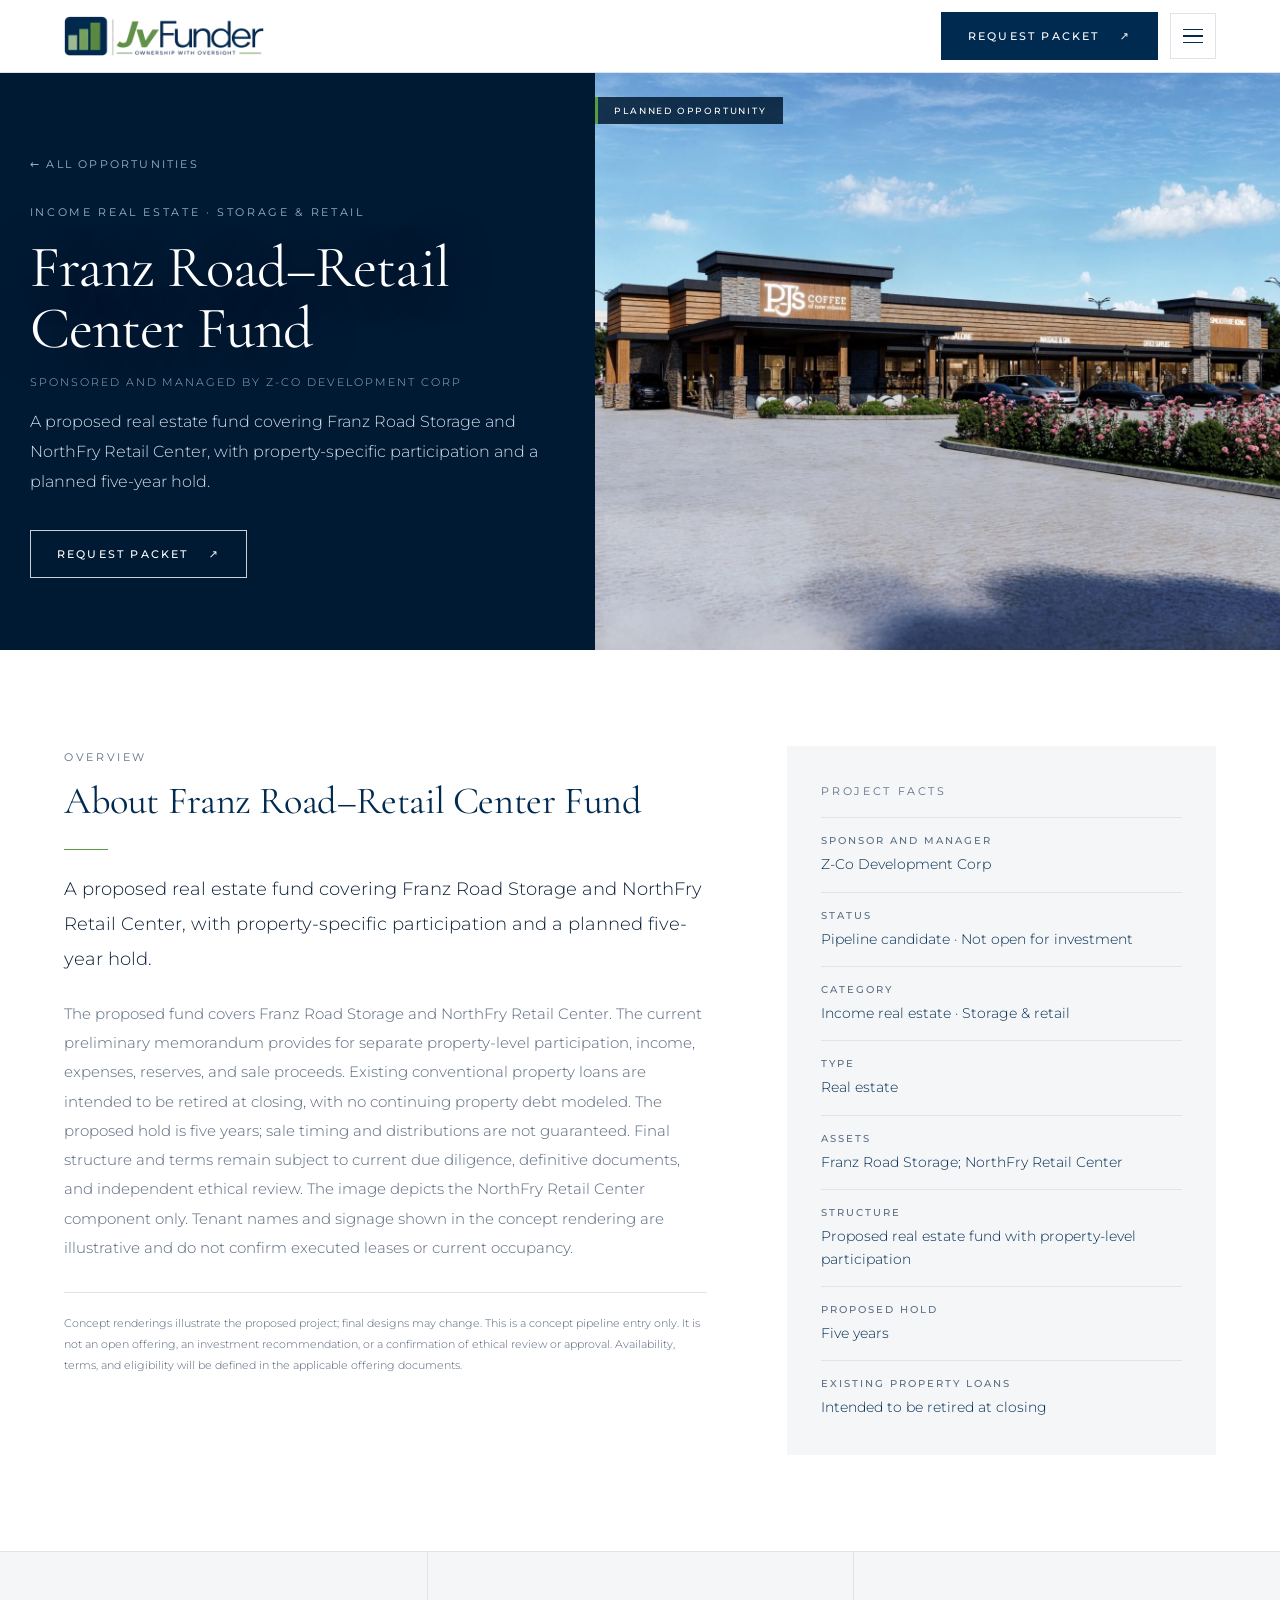
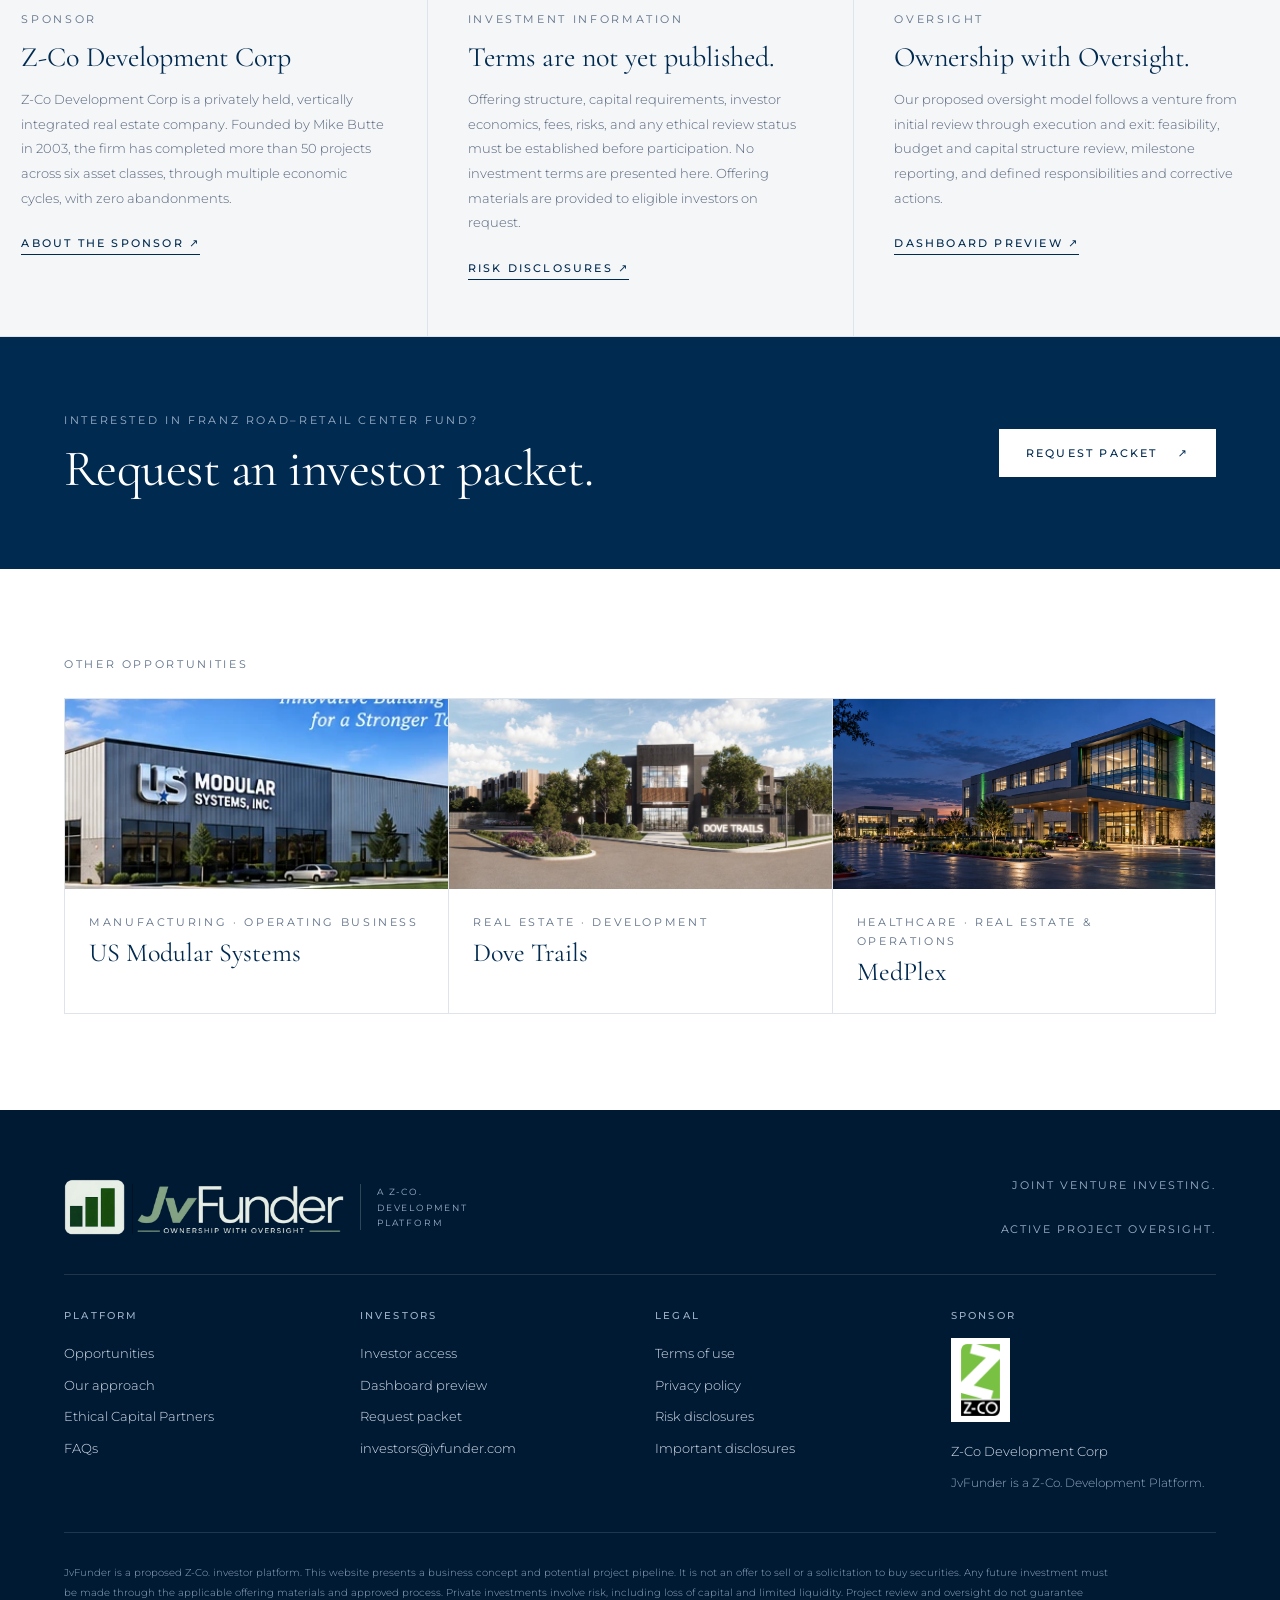
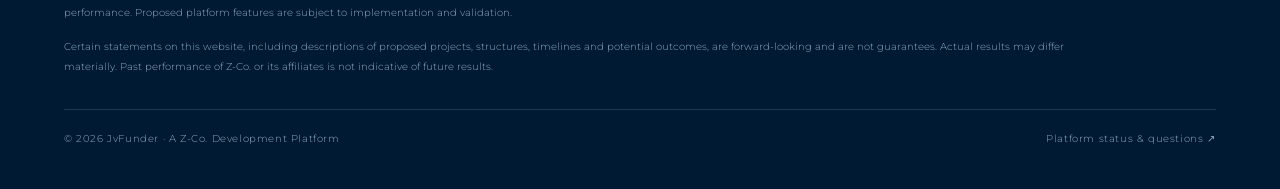
<file: project-franz-road-retail-center-fund.html>
<!doctype html>
<html lang="en">
<head>
<meta charset="utf-8">
<meta name="viewport" content="width=device-width,initial-scale=1">
<meta name="description" content="A proposed real estate fund covering Franz Road Storage and NorthFry Retail Center, with property-specific participation and a planned five-year hold.">
<title>Franz Road–Retail Center Fund — JvFunder</title>
<meta property="og:type" content="website"><meta property="og:site_name" content="JvFunder"><meta property="og:title" content="Franz Road–Retail Center Fund — JvFunder"><meta property="og:description" content="A proposed real estate fund covering Franz Road Storage and NorthFry Retail Center, with property-specific participation and a planned five-year hold."><meta property="og:image" content="https://jvfunder.com/assets/northfry-retail.jpg">

<link rel="icon" type="image/png" href="assets/favicon.png">
<link rel="stylesheet" href="styles.css">
</head>
<body>
<nav aria-label="Main navigation">
<a class="logo" href="index.html" aria-label="JvFunder — Ownership with oversight"><img src="assets/logo.png" alt="JvFunder — Ownership with oversight" width="900" height="180"><span class="logo-sub">A Z-Co. Development Platform</span></a>
<div class="links" id="site-links"><a href="index.html#opportunities">Opportunities</a><a href="index.html#oversight">Our approach</a><a href="index.html#ethical">Ethical Capital Partners</a><a href="index.html#questions">FAQs</a><a class="access" href="investor-access.html">Investor access</a><a class="btn menu-cta" href="investor-access.html#request">Request packet <span>↗</span></a></div>
<a class="btn" href="investor-access.html#request">Request packet <span>↗</span></a><button type="button" class="menu-toggle" aria-label="Menu" aria-expanded="false" aria-controls="site-links"><span></span><span></span><span></span></button>
</nav>
<main>
<section class="project-hero">
<div class="project-hero-text"><a class="crumb" href="index.html#opportunities">← All opportunities</a><span class="small">Income real estate · Storage &amp; retail</span><h1>Franz Road–Retail Center Fund</h1><span class="by-line-hero">Sponsored and managed by Z-Co Development Corp</span><p>A proposed real estate fund covering Franz Road Storage and NorthFry Retail Center, with property-specific participation and a planned five-year hold.</p><div class="hero-btns"><a class="btn light" href="investor-access.html#request">Request packet <span>↗</span></a></div></div>
<div class="project-hero-img"><img src="assets/northfry-retail.jpg" alt="Franz Road–Retail Center Fund project concept rendering"><span class="badge">Planned opportunity</span></div>
</section>
<section class="project-body">
<div class="project-main">
<span class="small">Overview</span><h2>About Franz Road–Retail Center Fund</h2>
<p class="lead-p">A proposed real estate fund covering Franz Road Storage and NorthFry Retail Center, with property-specific participation and a planned five-year hold.</p><p>The proposed fund covers Franz Road Storage and NorthFry Retail Center. The current preliminary memorandum provides for separate property-level participation, income, expenses, reserves, and sale proceeds. Existing conventional property loans are intended to be retired at closing, with no continuing property debt modeled. The proposed hold is five years; sale timing and distributions are not guaranteed. Final structure and terms remain subject to current due diligence, definitive documents, and independent ethical review. The image depicts the NorthFry Retail Center component only. Tenant names and signage shown in the concept rendering are illustrative and do not confirm executed leases or current occupancy.</p>
<p class="note">Concept renderings illustrate the proposed project; final designs may change. This is a concept pipeline entry only. It is not an open offering, an investment recommendation, or a confirmation of ethical review or approval. Availability, terms, and eligibility will be defined in the applicable offering documents.</p>
</div>
<aside class="project-side">
<span class="small">Project facts</span>
<dl class="facts"><div><dt>Sponsor and manager</dt><dd>Z-Co Development Corp</dd></div><div><dt>Status</dt><dd>Pipeline candidate · Not open for investment</dd></div><div><dt>Category</dt><dd>Income real estate · Storage &amp; retail</dd></div><div><dt>Type</dt><dd>Real estate</dd></div><div><dt>Assets</dt><dd>Franz Road Storage; NorthFry Retail Center</dd></div><div><dt>Structure</dt><dd>Proposed real estate fund with property-level participation</dd></div><div><dt>Proposed hold</dt><dd>Five years</dd></div><div><dt>Existing property loans</dt><dd>Intended to be retired at closing</dd></div></dl>
</aside>
</section>
<section class="project-info">
<div><span class="small">Sponsor</span><h3>Z-Co Development Corp</h3><p>Z-Co Development Corp is a privately held, vertically integrated real estate company. Founded by Mike Butte in 2003, the firm has completed more than 50 projects across six asset classes, through multiple economic cycles, with zero abandonments.</p><a class="textlink" href="index.html#about">About the sponsor <span>↗</span></a></div>
<div><span class="small">Investment information</span><h3>Terms are not yet published.</h3><p>Offering structure, capital requirements, investor economics, fees, risks, and any ethical review status must be established before participation. No investment terms are presented here. Offering materials are provided to eligible investors on request.</p><a class="textlink" href="legal.html#risk">Risk disclosures <span>↗</span></a></div>
<div><span class="small">Oversight</span><h3>Ownership with Oversight.</h3><p>Our proposed oversight model follows a venture from initial review through execution and exit: feasibility, budget and capital structure review, milestone reporting, and defined responsibilities and corrective actions.</p><a class="textlink" href="investor-dashboard.html">Dashboard preview <span>↗</span></a></div>
</section>
<section class="project-cta"><div><span class="small">Interested in Franz Road–Retail Center Fund?</span><h2>Request an investor packet.</h2></div><a class="btn" href="investor-access.html#request">Request packet <span>↗</span></a></section>
<section class="project-more"><span class="small">Other opportunities</span><div class="mini-grid"><a class="mini-card" href="project-us-modular-systems.html"><img src="assets/usms.webp" alt="US Modular Systems project concept rendering" loading="lazy"><div><span class="small">Manufacturing · Operating business</span><strong>US Modular Systems</strong></div></a><a class="mini-card" href="project-dove-trails.html"><img src="assets/dovetrails-hero.jpg" alt="Dove Trails project concept rendering" loading="lazy"><div><span class="small">Real estate · Development</span><strong>Dove Trails</strong></div></a><a class="mini-card" href="project-medplex.html"><img src="assets/medplex.webp" alt="MedPlex project concept rendering" loading="lazy"><div><span class="small">Healthcare · Real estate &amp; operations</span><strong>MedPlex</strong></div></a></div></section>
</main>
<footer>
<div class="top">
<a class="logo" href="index.html" aria-label="JvFunder"><img src="assets/logo-light.png" alt="JvFunder — Ownership with oversight" width="900" height="180"><span class="logo-sub">A Z-Co. Development Platform</span></a>
<span class="small">Joint venture investing.<br><br>Active project oversight.</span>
</div>
<div class="foot-cols">
<div><h4>Platform</h4><a href="index.html#opportunities">Opportunities</a><a href="index.html#oversight">Our approach</a><a href="index.html#ethical">Ethical Capital Partners</a><a href="index.html#questions">FAQs</a></div>
<div><h4>Investors</h4><a href="investor-access.html">Investor access</a><a href="investor-dashboard.html">Dashboard preview</a><a href="investor-access.html#request">Request packet</a><a href="mailto:investors@jvfunder.com">investors@jvfunder.com</a></div>
<div><h4>Legal</h4><a href="legal.html#terms">Terms of use</a><a href="legal.html#privacy">Privacy policy</a><a href="legal.html#risk">Risk disclosures</a><a href="legal.html#disclosures">Important disclosures</a></div>
<div><h4>Sponsor</h4><span class="zco-tile"><img src="assets/zco-logo.png" alt="Z-Co" onerror="this.parentNode.remove()"></span><a href="https://www.z-co.info" rel="noopener">Z-Co Development Corp</a><span class="foot-note">JvFunder is a Z-Co. Development Platform.</span></div>
</div>
<p>JvFunder is a proposed Z-Co. investor platform. This website presents a business concept and potential project pipeline. It is not an offer to sell or a solicitation to buy securities. Any future investment must be made through the applicable offering materials and approved process. Private investments involve risk, including loss of capital and limited liquidity. Project review and oversight do not guarantee performance. Proposed platform features are subject to implementation and validation.</p>
<p class="fwd">Certain statements on this website, including descriptions of proposed projects, structures, timelines and potential outcomes, are forward-looking and are not guarantees. Actual results may differ materially. Past performance of Z-Co. or its affiliates is not indicative of future results.</p>
<div class="copyright"><span>© 2026 JvFunder · A Z-Co. Development Platform</span><a href="index.html#questions">Platform status &amp; questions ↗</a></div>
</footer>
<script src="site.js"></script>
<script src="inquiry.js"></script>
</body>
</html>
</file>
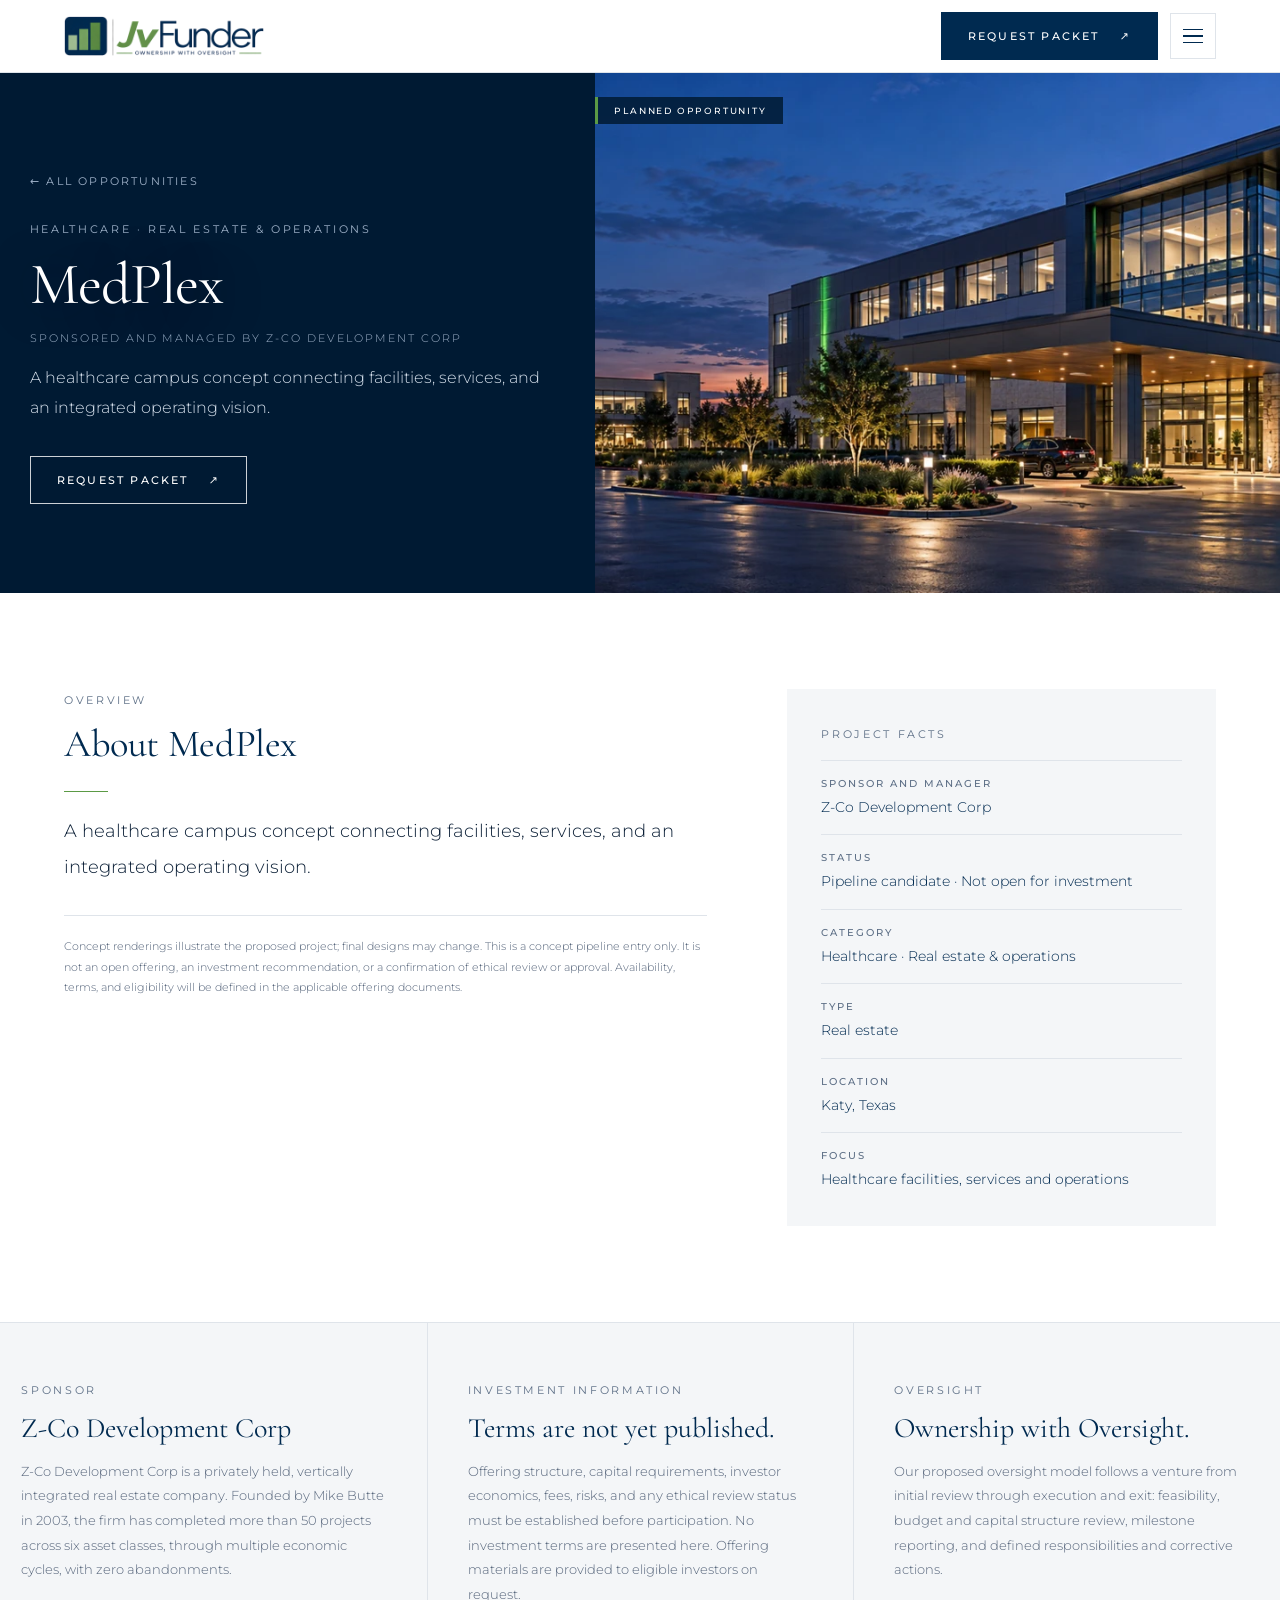
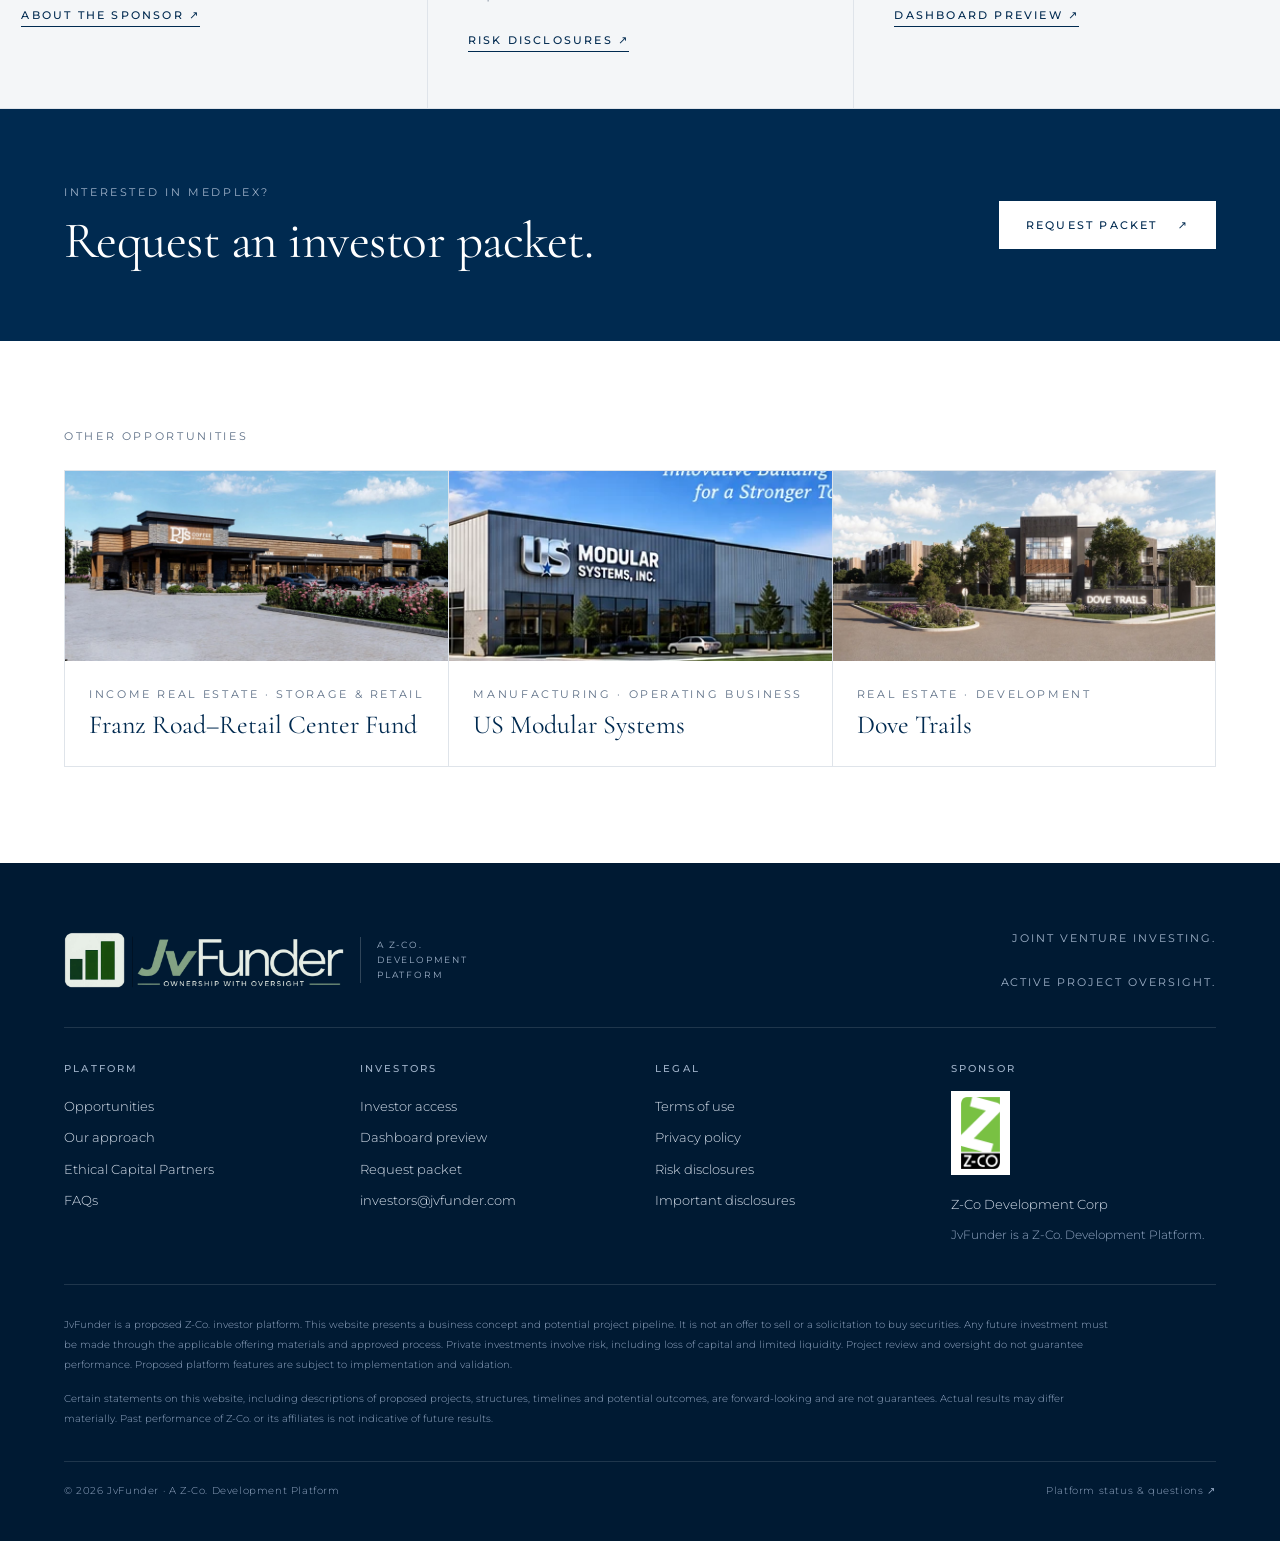
<file: project-medplex.html>
<!doctype html>
<html lang="en">
<head>
<meta charset="utf-8">
<meta name="viewport" content="width=device-width,initial-scale=1">
<meta name="description" content="A healthcare campus concept connecting facilities, services, and an integrated operating vision.">
<title>MedPlex — JvFunder</title>
<meta property="og:type" content="website"><meta property="og:site_name" content="JvFunder"><meta property="og:title" content="MedPlex — JvFunder"><meta property="og:description" content="A healthcare campus concept connecting facilities, services, and an integrated operating vision."><meta property="og:image" content="https://jvfunder.com/assets/medplex.webp">

<link rel="icon" type="image/png" href="assets/favicon.png">
<link rel="stylesheet" href="styles.css">
</head>
<body>
<nav aria-label="Main navigation">
<a class="logo" href="index.html" aria-label="JvFunder — Ownership with oversight"><img src="assets/logo.png" alt="JvFunder — Ownership with oversight" width="900" height="180"><span class="logo-sub">A Z-Co. Development Platform</span></a>
<div class="links" id="site-links"><a href="index.html#opportunities">Opportunities</a><a href="index.html#oversight">Our approach</a><a href="index.html#ethical">Ethical Capital Partners</a><a href="index.html#questions">FAQs</a><a class="access" href="investor-access.html">Investor access</a><a class="btn menu-cta" href="investor-access.html#request">Request packet <span>↗</span></a></div>
<a class="btn" href="investor-access.html#request">Request packet <span>↗</span></a><button type="button" class="menu-toggle" aria-label="Menu" aria-expanded="false" aria-controls="site-links"><span></span><span></span><span></span></button>
</nav>
<main>
<section class="project-hero">
<div class="project-hero-text"><a class="crumb" href="index.html#opportunities">← All opportunities</a><span class="small">Healthcare · Real estate &amp; operations</span><h1>MedPlex</h1><span class="by-line-hero">Sponsored and managed by Z-Co Development Corp</span><p>A healthcare campus concept connecting facilities, services, and an integrated operating vision.</p><div class="hero-btns"><a class="btn light" href="investor-access.html#request">Request packet <span>↗</span></a></div></div>
<div class="project-hero-img"><img src="assets/medplex.webp" alt="MedPlex project concept rendering"><span class="badge">Planned opportunity</span></div>
</section>
<section class="project-body">
<div class="project-main">
<span class="small">Overview</span><h2>About MedPlex</h2>
<p class="lead-p">A healthcare campus concept connecting facilities, services, and an integrated operating vision.</p>
<p class="note">Concept renderings illustrate the proposed project; final designs may change. This is a concept pipeline entry only. It is not an open offering, an investment recommendation, or a confirmation of ethical review or approval. Availability, terms, and eligibility will be defined in the applicable offering documents.</p>
</div>
<aside class="project-side">
<span class="small">Project facts</span>
<dl class="facts"><div><dt>Sponsor and manager</dt><dd>Z-Co Development Corp</dd></div><div><dt>Status</dt><dd>Pipeline candidate · Not open for investment</dd></div><div><dt>Category</dt><dd>Healthcare · Real estate &amp; operations</dd></div><div><dt>Type</dt><dd>Real estate</dd></div><div><dt>Location</dt><dd>Katy, Texas</dd></div><div><dt>Focus</dt><dd>Healthcare facilities, services and operations</dd></div></dl>
</aside>
</section>
<section class="project-info">
<div><span class="small">Sponsor</span><h3>Z-Co Development Corp</h3><p>Z-Co Development Corp is a privately held, vertically integrated real estate company. Founded by Mike Butte in 2003, the firm has completed more than 50 projects across six asset classes, through multiple economic cycles, with zero abandonments.</p><a class="textlink" href="index.html#about">About the sponsor <span>↗</span></a></div>
<div><span class="small">Investment information</span><h3>Terms are not yet published.</h3><p>Offering structure, capital requirements, investor economics, fees, risks, and any ethical review status must be established before participation. No investment terms are presented here. Offering materials are provided to eligible investors on request.</p><a class="textlink" href="legal.html#risk">Risk disclosures <span>↗</span></a></div>
<div><span class="small">Oversight</span><h3>Ownership with Oversight.</h3><p>Our proposed oversight model follows a venture from initial review through execution and exit: feasibility, budget and capital structure review, milestone reporting, and defined responsibilities and corrective actions.</p><a class="textlink" href="investor-dashboard.html">Dashboard preview <span>↗</span></a></div>
</section>
<section class="project-cta"><div><span class="small">Interested in MedPlex?</span><h2>Request an investor packet.</h2></div><a class="btn" href="investor-access.html#request">Request packet <span>↗</span></a></section>
<section class="project-more"><span class="small">Other opportunities</span><div class="mini-grid"><a class="mini-card" href="project-franz-road-retail-center-fund.html"><img src="assets/northfry-retail.jpg" alt="Franz Road–Retail Center Fund project concept rendering" loading="lazy"><div><span class="small">Income real estate · Storage &amp; retail</span><strong>Franz Road–Retail Center Fund</strong></div></a><a class="mini-card" href="project-us-modular-systems.html"><img src="assets/usms.webp" alt="US Modular Systems project concept rendering" loading="lazy"><div><span class="small">Manufacturing · Operating business</span><strong>US Modular Systems</strong></div></a><a class="mini-card" href="project-dove-trails.html"><img src="assets/dovetrails-hero.jpg" alt="Dove Trails project concept rendering" loading="lazy"><div><span class="small">Real estate · Development</span><strong>Dove Trails</strong></div></a></div></section>
</main>
<footer>
<div class="top">
<a class="logo" href="index.html" aria-label="JvFunder"><img src="assets/logo-light.png" alt="JvFunder — Ownership with oversight" width="900" height="180"><span class="logo-sub">A Z-Co. Development Platform</span></a>
<span class="small">Joint venture investing.<br><br>Active project oversight.</span>
</div>
<div class="foot-cols">
<div><h4>Platform</h4><a href="index.html#opportunities">Opportunities</a><a href="index.html#oversight">Our approach</a><a href="index.html#ethical">Ethical Capital Partners</a><a href="index.html#questions">FAQs</a></div>
<div><h4>Investors</h4><a href="investor-access.html">Investor access</a><a href="investor-dashboard.html">Dashboard preview</a><a href="investor-access.html#request">Request packet</a><a href="mailto:investors@jvfunder.com">investors@jvfunder.com</a></div>
<div><h4>Legal</h4><a href="legal.html#terms">Terms of use</a><a href="legal.html#privacy">Privacy policy</a><a href="legal.html#risk">Risk disclosures</a><a href="legal.html#disclosures">Important disclosures</a></div>
<div><h4>Sponsor</h4><span class="zco-tile"><img src="assets/zco-logo.png" alt="Z-Co" onerror="this.parentNode.remove()"></span><a href="https://www.z-co.info" rel="noopener">Z-Co Development Corp</a><span class="foot-note">JvFunder is a Z-Co. Development Platform.</span></div>
</div>
<p>JvFunder is a proposed Z-Co. investor platform. This website presents a business concept and potential project pipeline. It is not an offer to sell or a solicitation to buy securities. Any future investment must be made through the applicable offering materials and approved process. Private investments involve risk, including loss of capital and limited liquidity. Project review and oversight do not guarantee performance. Proposed platform features are subject to implementation and validation.</p>
<p class="fwd">Certain statements on this website, including descriptions of proposed projects, structures, timelines and potential outcomes, are forward-looking and are not guarantees. Actual results may differ materially. Past performance of Z-Co. or its affiliates is not indicative of future results.</p>
<div class="copyright"><span>© 2026 JvFunder · A Z-Co. Development Platform</span><a href="index.html#questions">Platform status &amp; questions ↗</a></div>
</footer>
<script src="site.js"></script>
<script src="inquiry.js"></script>
</body>
</html>
</file>
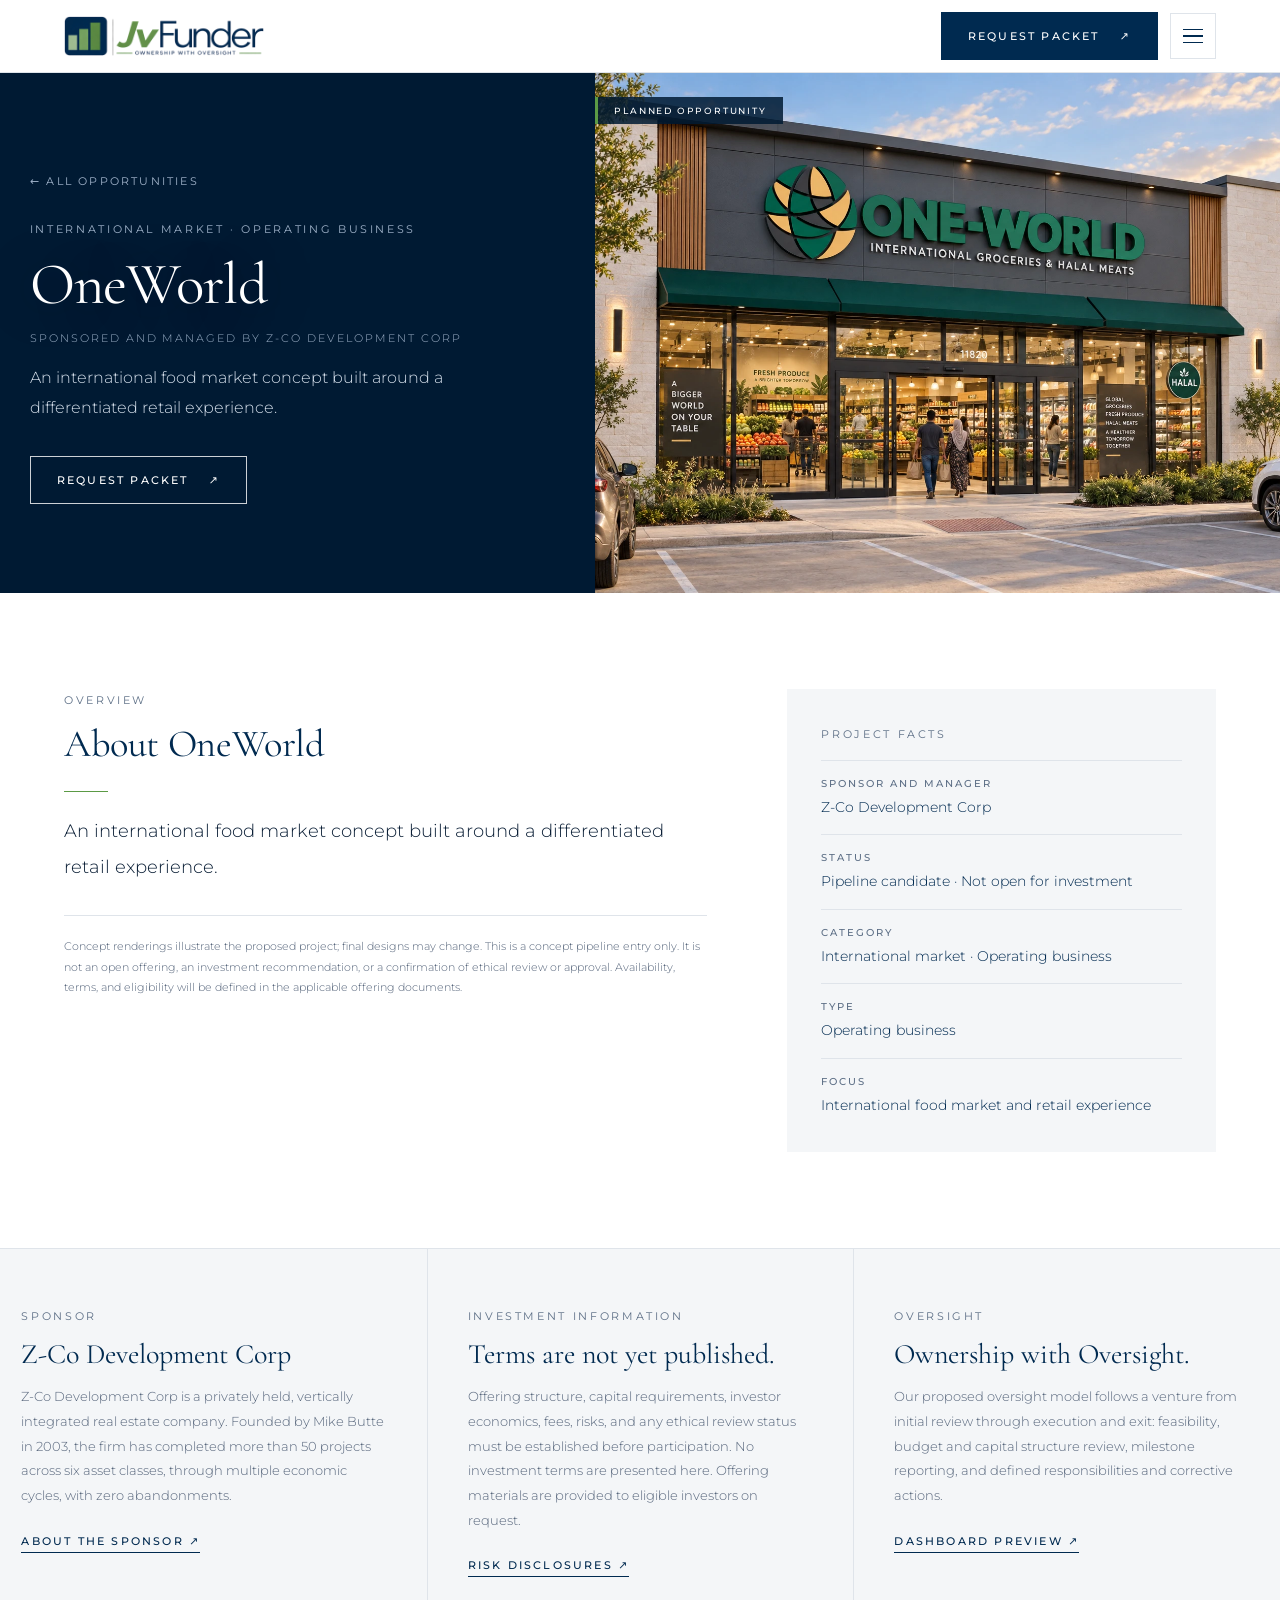
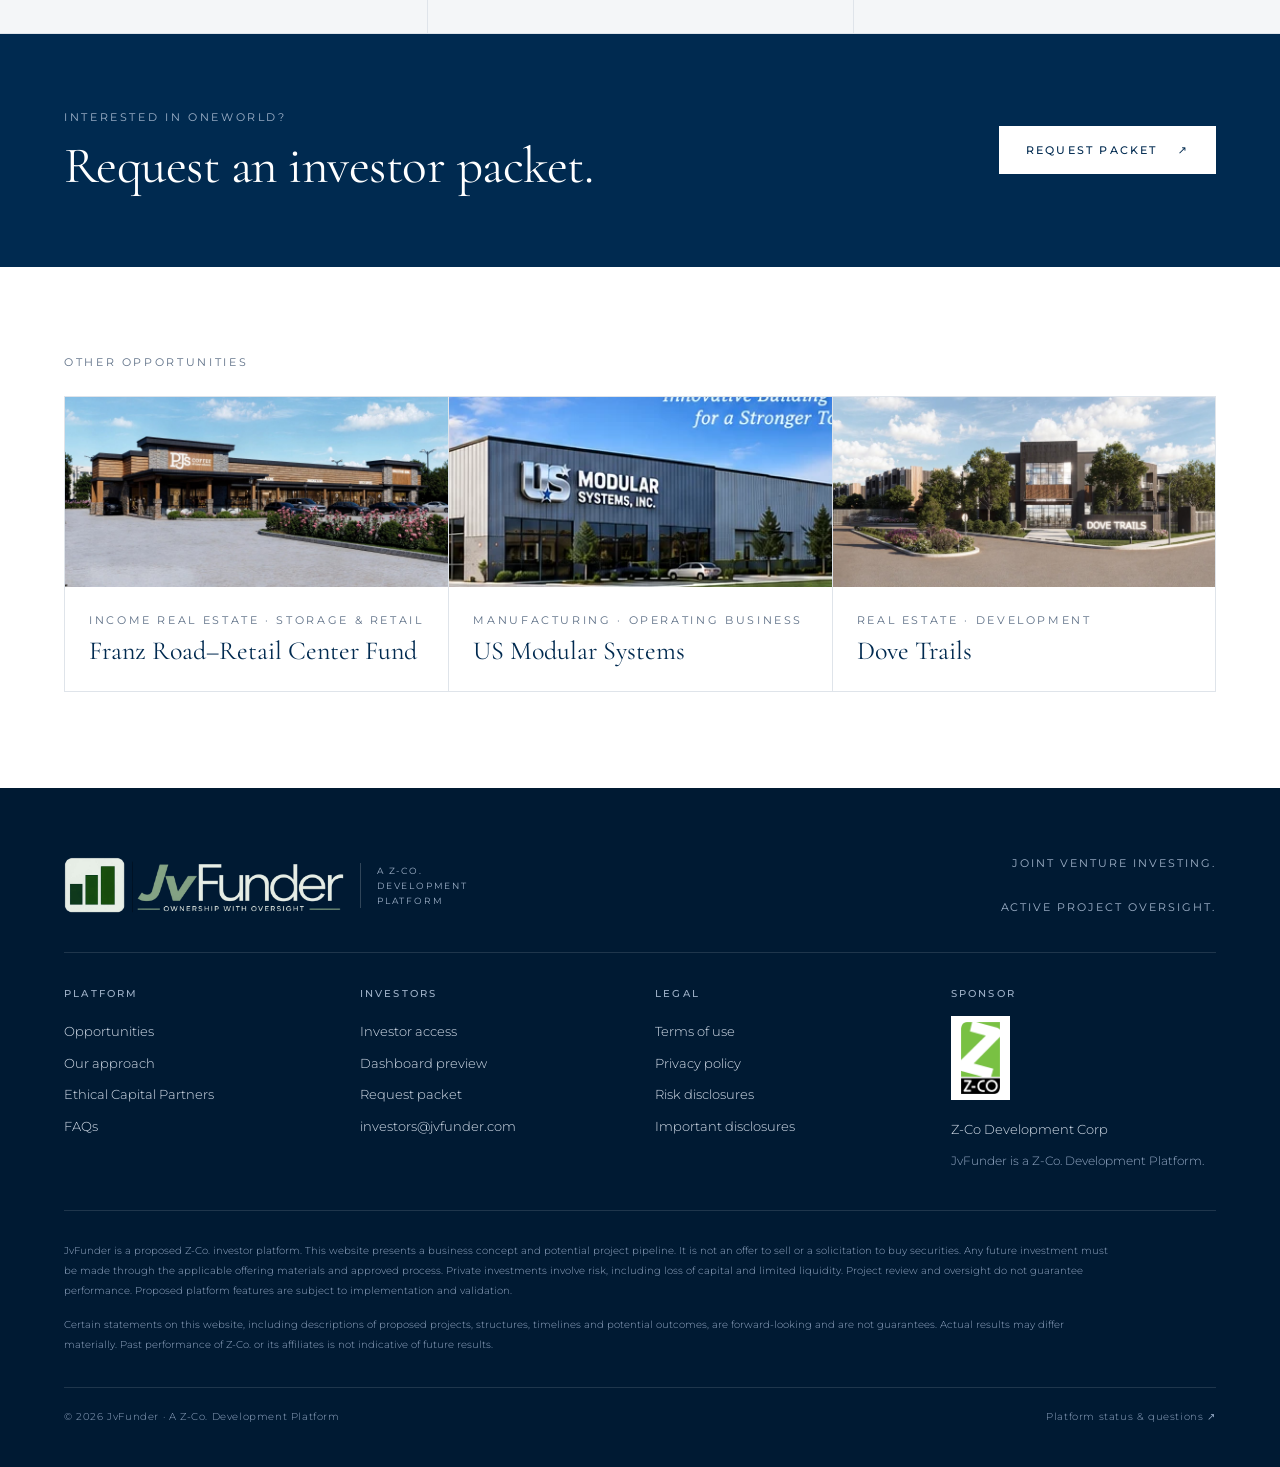
<file: project-oneworld.html>
<!doctype html>
<html lang="en">
<head>
<meta charset="utf-8">
<meta name="viewport" content="width=device-width,initial-scale=1">
<meta name="description" content="An international food market concept built around a differentiated retail experience.">
<title>OneWorld — JvFunder</title>
<meta property="og:type" content="website"><meta property="og:site_name" content="JvFunder"><meta property="og:title" content="OneWorld — JvFunder"><meta property="og:description" content="An international food market concept built around a differentiated retail experience."><meta property="og:image" content="https://jvfunder.com/assets/oneworld.webp">

<link rel="icon" type="image/png" href="assets/favicon.png">
<link rel="stylesheet" href="styles.css">
</head>
<body>
<nav aria-label="Main navigation">
<a class="logo" href="index.html" aria-label="JvFunder — Ownership with oversight"><img src="assets/logo.png" alt="JvFunder — Ownership with oversight" width="900" height="180"><span class="logo-sub">A Z-Co. Development Platform</span></a>
<div class="links" id="site-links"><a href="index.html#opportunities">Opportunities</a><a href="index.html#oversight">Our approach</a><a href="index.html#ethical">Ethical Capital Partners</a><a href="index.html#questions">FAQs</a><a class="access" href="investor-access.html">Investor access</a><a class="btn menu-cta" href="investor-access.html#request">Request packet <span>↗</span></a></div>
<a class="btn" href="investor-access.html#request">Request packet <span>↗</span></a><button type="button" class="menu-toggle" aria-label="Menu" aria-expanded="false" aria-controls="site-links"><span></span><span></span><span></span></button>
</nav>
<main>
<section class="project-hero">
<div class="project-hero-text"><a class="crumb" href="index.html#opportunities">← All opportunities</a><span class="small">International market · Operating business</span><h1>OneWorld</h1><span class="by-line-hero">Sponsored and managed by Z-Co Development Corp</span><p>An international food market concept built around a differentiated retail experience.</p><div class="hero-btns"><a class="btn light" href="investor-access.html#request">Request packet <span>↗</span></a></div></div>
<div class="project-hero-img"><img src="assets/oneworld.webp" alt="OneWorld project concept rendering"><span class="badge">Planned opportunity</span></div>
</section>
<section class="project-body">
<div class="project-main">
<span class="small">Overview</span><h2>About OneWorld</h2>
<p class="lead-p">An international food market concept built around a differentiated retail experience.</p>
<p class="note">Concept renderings illustrate the proposed project; final designs may change. This is a concept pipeline entry only. It is not an open offering, an investment recommendation, or a confirmation of ethical review or approval. Availability, terms, and eligibility will be defined in the applicable offering documents.</p>
</div>
<aside class="project-side">
<span class="small">Project facts</span>
<dl class="facts"><div><dt>Sponsor and manager</dt><dd>Z-Co Development Corp</dd></div><div><dt>Status</dt><dd>Pipeline candidate · Not open for investment</dd></div><div><dt>Category</dt><dd>International market · Operating business</dd></div><div><dt>Type</dt><dd>Operating business</dd></div><div><dt>Focus</dt><dd>International food market and retail experience</dd></div></dl>
</aside>
</section>
<section class="project-info">
<div><span class="small">Sponsor</span><h3>Z-Co Development Corp</h3><p>Z-Co Development Corp is a privately held, vertically integrated real estate company. Founded by Mike Butte in 2003, the firm has completed more than 50 projects across six asset classes, through multiple economic cycles, with zero abandonments.</p><a class="textlink" href="index.html#about">About the sponsor <span>↗</span></a></div>
<div><span class="small">Investment information</span><h3>Terms are not yet published.</h3><p>Offering structure, capital requirements, investor economics, fees, risks, and any ethical review status must be established before participation. No investment terms are presented here. Offering materials are provided to eligible investors on request.</p><a class="textlink" href="legal.html#risk">Risk disclosures <span>↗</span></a></div>
<div><span class="small">Oversight</span><h3>Ownership with Oversight.</h3><p>Our proposed oversight model follows a venture from initial review through execution and exit: feasibility, budget and capital structure review, milestone reporting, and defined responsibilities and corrective actions.</p><a class="textlink" href="investor-dashboard.html">Dashboard preview <span>↗</span></a></div>
</section>
<section class="project-cta"><div><span class="small">Interested in OneWorld?</span><h2>Request an investor packet.</h2></div><a class="btn" href="investor-access.html#request">Request packet <span>↗</span></a></section>
<section class="project-more"><span class="small">Other opportunities</span><div class="mini-grid"><a class="mini-card" href="project-franz-road-retail-center-fund.html"><img src="assets/northfry-retail.jpg" alt="Franz Road–Retail Center Fund project concept rendering" loading="lazy"><div><span class="small">Income real estate · Storage &amp; retail</span><strong>Franz Road–Retail Center Fund</strong></div></a><a class="mini-card" href="project-us-modular-systems.html"><img src="assets/usms.webp" alt="US Modular Systems project concept rendering" loading="lazy"><div><span class="small">Manufacturing · Operating business</span><strong>US Modular Systems</strong></div></a><a class="mini-card" href="project-dove-trails.html"><img src="assets/dovetrails-hero.jpg" alt="Dove Trails project concept rendering" loading="lazy"><div><span class="small">Real estate · Development</span><strong>Dove Trails</strong></div></a></div></section>
</main>
<footer>
<div class="top">
<a class="logo" href="index.html" aria-label="JvFunder"><img src="assets/logo-light.png" alt="JvFunder — Ownership with oversight" width="900" height="180"><span class="logo-sub">A Z-Co. Development Platform</span></a>
<span class="small">Joint venture investing.<br><br>Active project oversight.</span>
</div>
<div class="foot-cols">
<div><h4>Platform</h4><a href="index.html#opportunities">Opportunities</a><a href="index.html#oversight">Our approach</a><a href="index.html#ethical">Ethical Capital Partners</a><a href="index.html#questions">FAQs</a></div>
<div><h4>Investors</h4><a href="investor-access.html">Investor access</a><a href="investor-dashboard.html">Dashboard preview</a><a href="investor-access.html#request">Request packet</a><a href="mailto:investors@jvfunder.com">investors@jvfunder.com</a></div>
<div><h4>Legal</h4><a href="legal.html#terms">Terms of use</a><a href="legal.html#privacy">Privacy policy</a><a href="legal.html#risk">Risk disclosures</a><a href="legal.html#disclosures">Important disclosures</a></div>
<div><h4>Sponsor</h4><span class="zco-tile"><img src="assets/zco-logo.png" alt="Z-Co" onerror="this.parentNode.remove()"></span><a href="https://www.z-co.info" rel="noopener">Z-Co Development Corp</a><span class="foot-note">JvFunder is a Z-Co. Development Platform.</span></div>
</div>
<p>JvFunder is a proposed Z-Co. investor platform. This website presents a business concept and potential project pipeline. It is not an offer to sell or a solicitation to buy securities. Any future investment must be made through the applicable offering materials and approved process. Private investments involve risk, including loss of capital and limited liquidity. Project review and oversight do not guarantee performance. Proposed platform features are subject to implementation and validation.</p>
<p class="fwd">Certain statements on this website, including descriptions of proposed projects, structures, timelines and potential outcomes, are forward-looking and are not guarantees. Actual results may differ materially. Past performance of Z-Co. or its affiliates is not indicative of future results.</p>
<div class="copyright"><span>© 2026 JvFunder · A Z-Co. Development Platform</span><a href="index.html#questions">Platform status &amp; questions ↗</a></div>
</footer>
<script src="site.js"></script>
<script src="inquiry.js"></script>
</body>
</html>
</file>
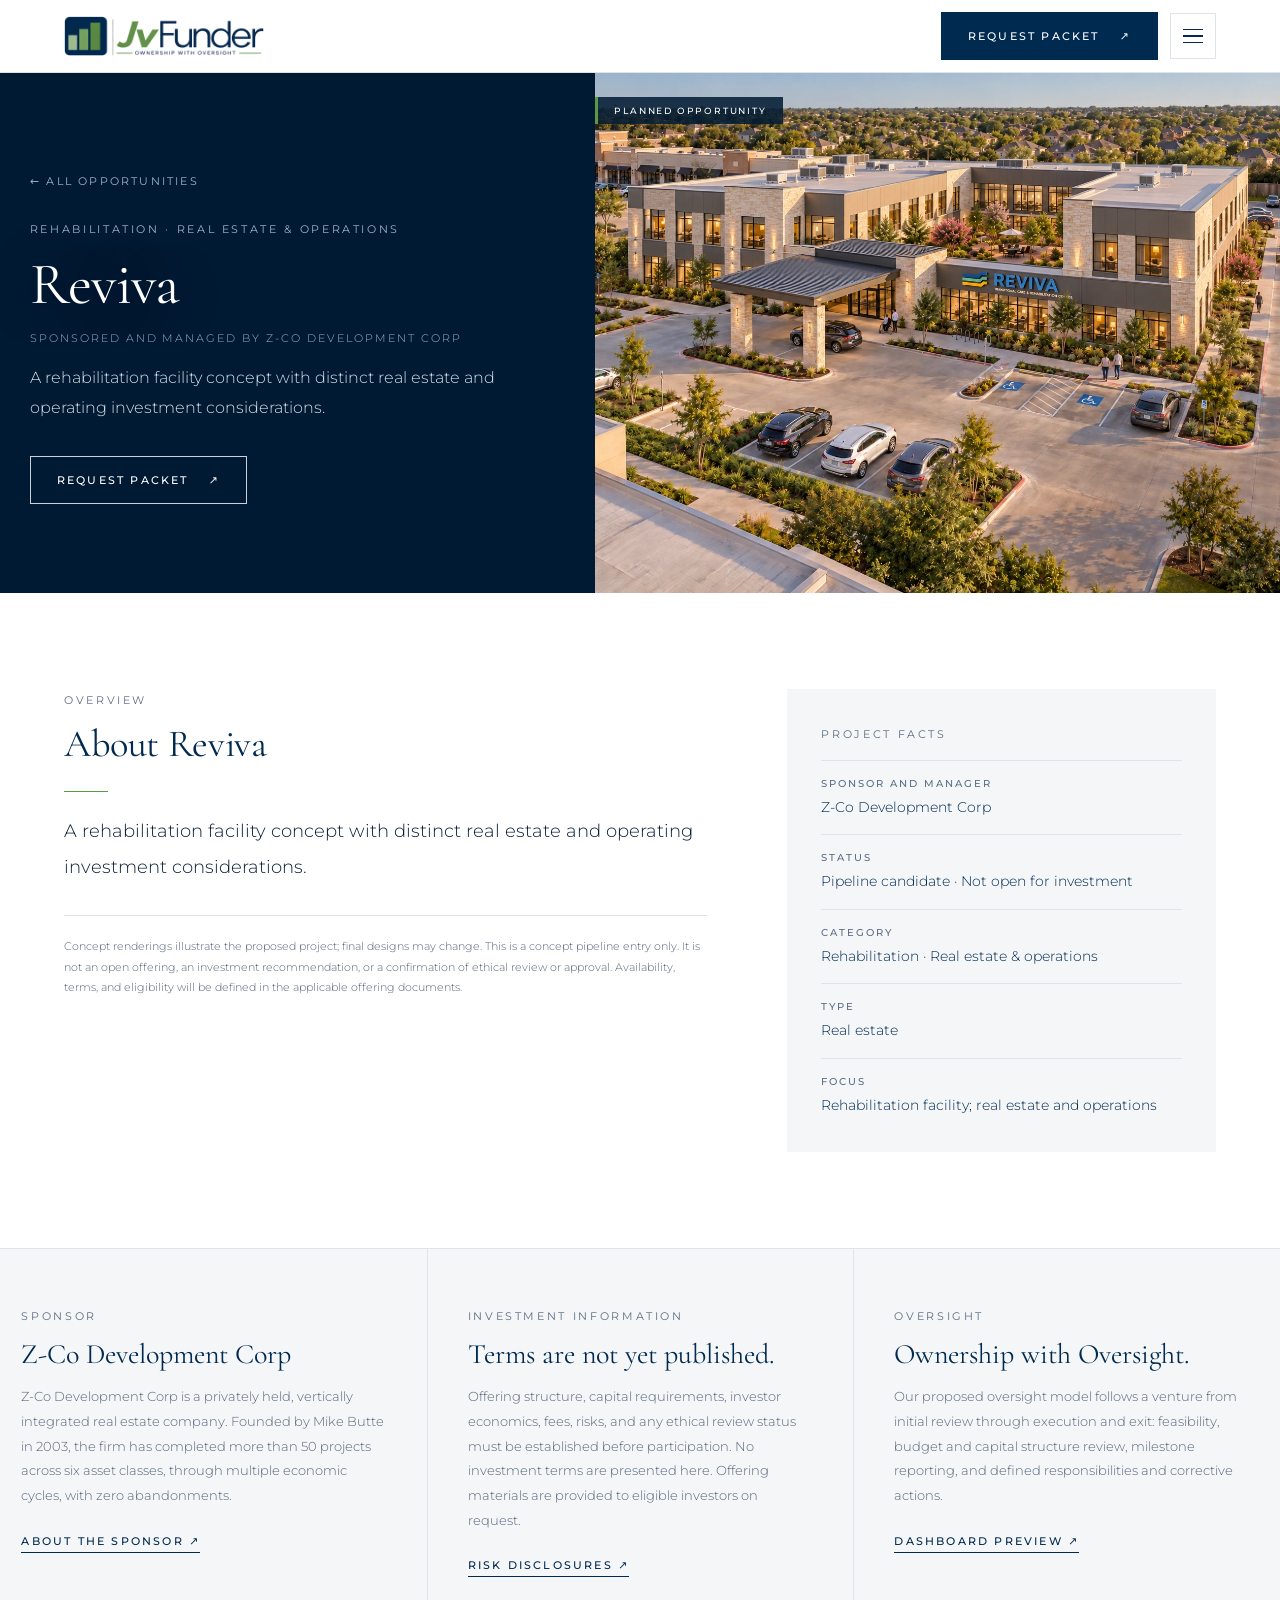
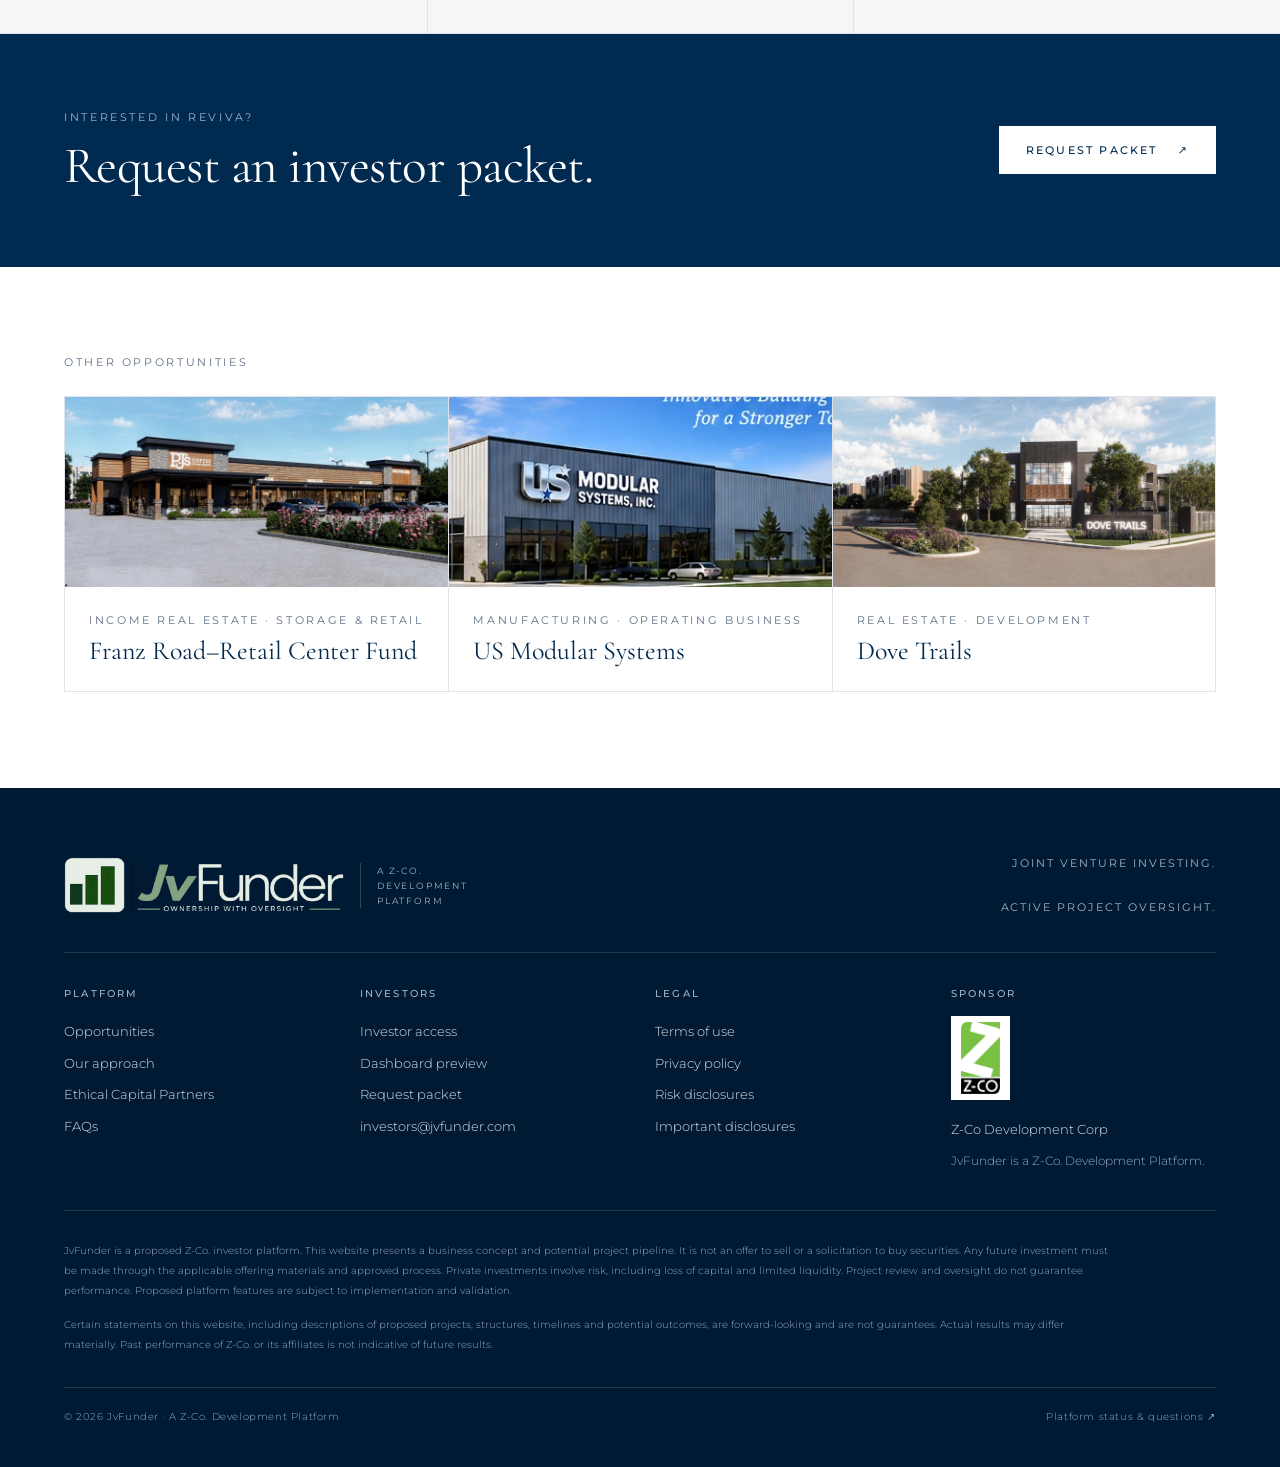
<file: project-reviva.html>
<!doctype html>
<html lang="en">
<head>
<meta charset="utf-8">
<meta name="viewport" content="width=device-width,initial-scale=1">
<meta name="description" content="A rehabilitation facility concept with distinct real estate and operating investment considerations.">
<title>Reviva — JvFunder</title>
<meta property="og:type" content="website"><meta property="og:site_name" content="JvFunder"><meta property="og:title" content="Reviva — JvFunder"><meta property="og:description" content="A rehabilitation facility concept with distinct real estate and operating investment considerations."><meta property="og:image" content="https://jvfunder.com/assets/reviva.webp">

<link rel="icon" type="image/png" href="assets/favicon.png">
<link rel="stylesheet" href="styles.css">
</head>
<body>
<nav aria-label="Main navigation">
<a class="logo" href="index.html" aria-label="JvFunder — Ownership with oversight"><img src="assets/logo.png" alt="JvFunder — Ownership with oversight" width="900" height="180"><span class="logo-sub">A Z-Co. Development Platform</span></a>
<div class="links" id="site-links"><a href="index.html#opportunities">Opportunities</a><a href="index.html#oversight">Our approach</a><a href="index.html#ethical">Ethical Capital Partners</a><a href="index.html#questions">FAQs</a><a class="access" href="investor-access.html">Investor access</a><a class="btn menu-cta" href="investor-access.html#request">Request packet <span>↗</span></a></div>
<a class="btn" href="investor-access.html#request">Request packet <span>↗</span></a><button type="button" class="menu-toggle" aria-label="Menu" aria-expanded="false" aria-controls="site-links"><span></span><span></span><span></span></button>
</nav>
<main>
<section class="project-hero">
<div class="project-hero-text"><a class="crumb" href="index.html#opportunities">← All opportunities</a><span class="small">Rehabilitation · Real estate &amp; operations</span><h1>Reviva</h1><span class="by-line-hero">Sponsored and managed by Z-Co Development Corp</span><p>A rehabilitation facility concept with distinct real estate and operating investment considerations.</p><div class="hero-btns"><a class="btn light" href="investor-access.html#request">Request packet <span>↗</span></a></div></div>
<div class="project-hero-img"><img src="assets/reviva.webp" alt="Reviva project concept rendering"><span class="badge">Planned opportunity</span></div>
</section>
<section class="project-body">
<div class="project-main">
<span class="small">Overview</span><h2>About Reviva</h2>
<p class="lead-p">A rehabilitation facility concept with distinct real estate and operating investment considerations.</p>
<p class="note">Concept renderings illustrate the proposed project; final designs may change. This is a concept pipeline entry only. It is not an open offering, an investment recommendation, or a confirmation of ethical review or approval. Availability, terms, and eligibility will be defined in the applicable offering documents.</p>
</div>
<aside class="project-side">
<span class="small">Project facts</span>
<dl class="facts"><div><dt>Sponsor and manager</dt><dd>Z-Co Development Corp</dd></div><div><dt>Status</dt><dd>Pipeline candidate · Not open for investment</dd></div><div><dt>Category</dt><dd>Rehabilitation · Real estate &amp; operations</dd></div><div><dt>Type</dt><dd>Real estate</dd></div><div><dt>Focus</dt><dd>Rehabilitation facility; real estate and operations</dd></div></dl>
</aside>
</section>
<section class="project-info">
<div><span class="small">Sponsor</span><h3>Z-Co Development Corp</h3><p>Z-Co Development Corp is a privately held, vertically integrated real estate company. Founded by Mike Butte in 2003, the firm has completed more than 50 projects across six asset classes, through multiple economic cycles, with zero abandonments.</p><a class="textlink" href="index.html#about">About the sponsor <span>↗</span></a></div>
<div><span class="small">Investment information</span><h3>Terms are not yet published.</h3><p>Offering structure, capital requirements, investor economics, fees, risks, and any ethical review status must be established before participation. No investment terms are presented here. Offering materials are provided to eligible investors on request.</p><a class="textlink" href="legal.html#risk">Risk disclosures <span>↗</span></a></div>
<div><span class="small">Oversight</span><h3>Ownership with Oversight.</h3><p>Our proposed oversight model follows a venture from initial review through execution and exit: feasibility, budget and capital structure review, milestone reporting, and defined responsibilities and corrective actions.</p><a class="textlink" href="investor-dashboard.html">Dashboard preview <span>↗</span></a></div>
</section>
<section class="project-cta"><div><span class="small">Interested in Reviva?</span><h2>Request an investor packet.</h2></div><a class="btn" href="investor-access.html#request">Request packet <span>↗</span></a></section>
<section class="project-more"><span class="small">Other opportunities</span><div class="mini-grid"><a class="mini-card" href="project-franz-road-retail-center-fund.html"><img src="assets/northfry-retail.jpg" alt="Franz Road–Retail Center Fund project concept rendering" loading="lazy"><div><span class="small">Income real estate · Storage &amp; retail</span><strong>Franz Road–Retail Center Fund</strong></div></a><a class="mini-card" href="project-us-modular-systems.html"><img src="assets/usms.webp" alt="US Modular Systems project concept rendering" loading="lazy"><div><span class="small">Manufacturing · Operating business</span><strong>US Modular Systems</strong></div></a><a class="mini-card" href="project-dove-trails.html"><img src="assets/dovetrails-hero.jpg" alt="Dove Trails project concept rendering" loading="lazy"><div><span class="small">Real estate · Development</span><strong>Dove Trails</strong></div></a></div></section>
</main>
<footer>
<div class="top">
<a class="logo" href="index.html" aria-label="JvFunder"><img src="assets/logo-light.png" alt="JvFunder — Ownership with oversight" width="900" height="180"><span class="logo-sub">A Z-Co. Development Platform</span></a>
<span class="small">Joint venture investing.<br><br>Active project oversight.</span>
</div>
<div class="foot-cols">
<div><h4>Platform</h4><a href="index.html#opportunities">Opportunities</a><a href="index.html#oversight">Our approach</a><a href="index.html#ethical">Ethical Capital Partners</a><a href="index.html#questions">FAQs</a></div>
<div><h4>Investors</h4><a href="investor-access.html">Investor access</a><a href="investor-dashboard.html">Dashboard preview</a><a href="investor-access.html#request">Request packet</a><a href="mailto:investors@jvfunder.com">investors@jvfunder.com</a></div>
<div><h4>Legal</h4><a href="legal.html#terms">Terms of use</a><a href="legal.html#privacy">Privacy policy</a><a href="legal.html#risk">Risk disclosures</a><a href="legal.html#disclosures">Important disclosures</a></div>
<div><h4>Sponsor</h4><span class="zco-tile"><img src="assets/zco-logo.png" alt="Z-Co" onerror="this.parentNode.remove()"></span><a href="https://www.z-co.info" rel="noopener">Z-Co Development Corp</a><span class="foot-note">JvFunder is a Z-Co. Development Platform.</span></div>
</div>
<p>JvFunder is a proposed Z-Co. investor platform. This website presents a business concept and potential project pipeline. It is not an offer to sell or a solicitation to buy securities. Any future investment must be made through the applicable offering materials and approved process. Private investments involve risk, including loss of capital and limited liquidity. Project review and oversight do not guarantee performance. Proposed platform features are subject to implementation and validation.</p>
<p class="fwd">Certain statements on this website, including descriptions of proposed projects, structures, timelines and potential outcomes, are forward-looking and are not guarantees. Actual results may differ materially. Past performance of Z-Co. or its affiliates is not indicative of future results.</p>
<div class="copyright"><span>© 2026 JvFunder · A Z-Co. Development Platform</span><a href="index.html#questions">Platform status &amp; questions ↗</a></div>
</footer>
<script src="site.js"></script>
<script src="inquiry.js"></script>
</body>
</html>
</file>
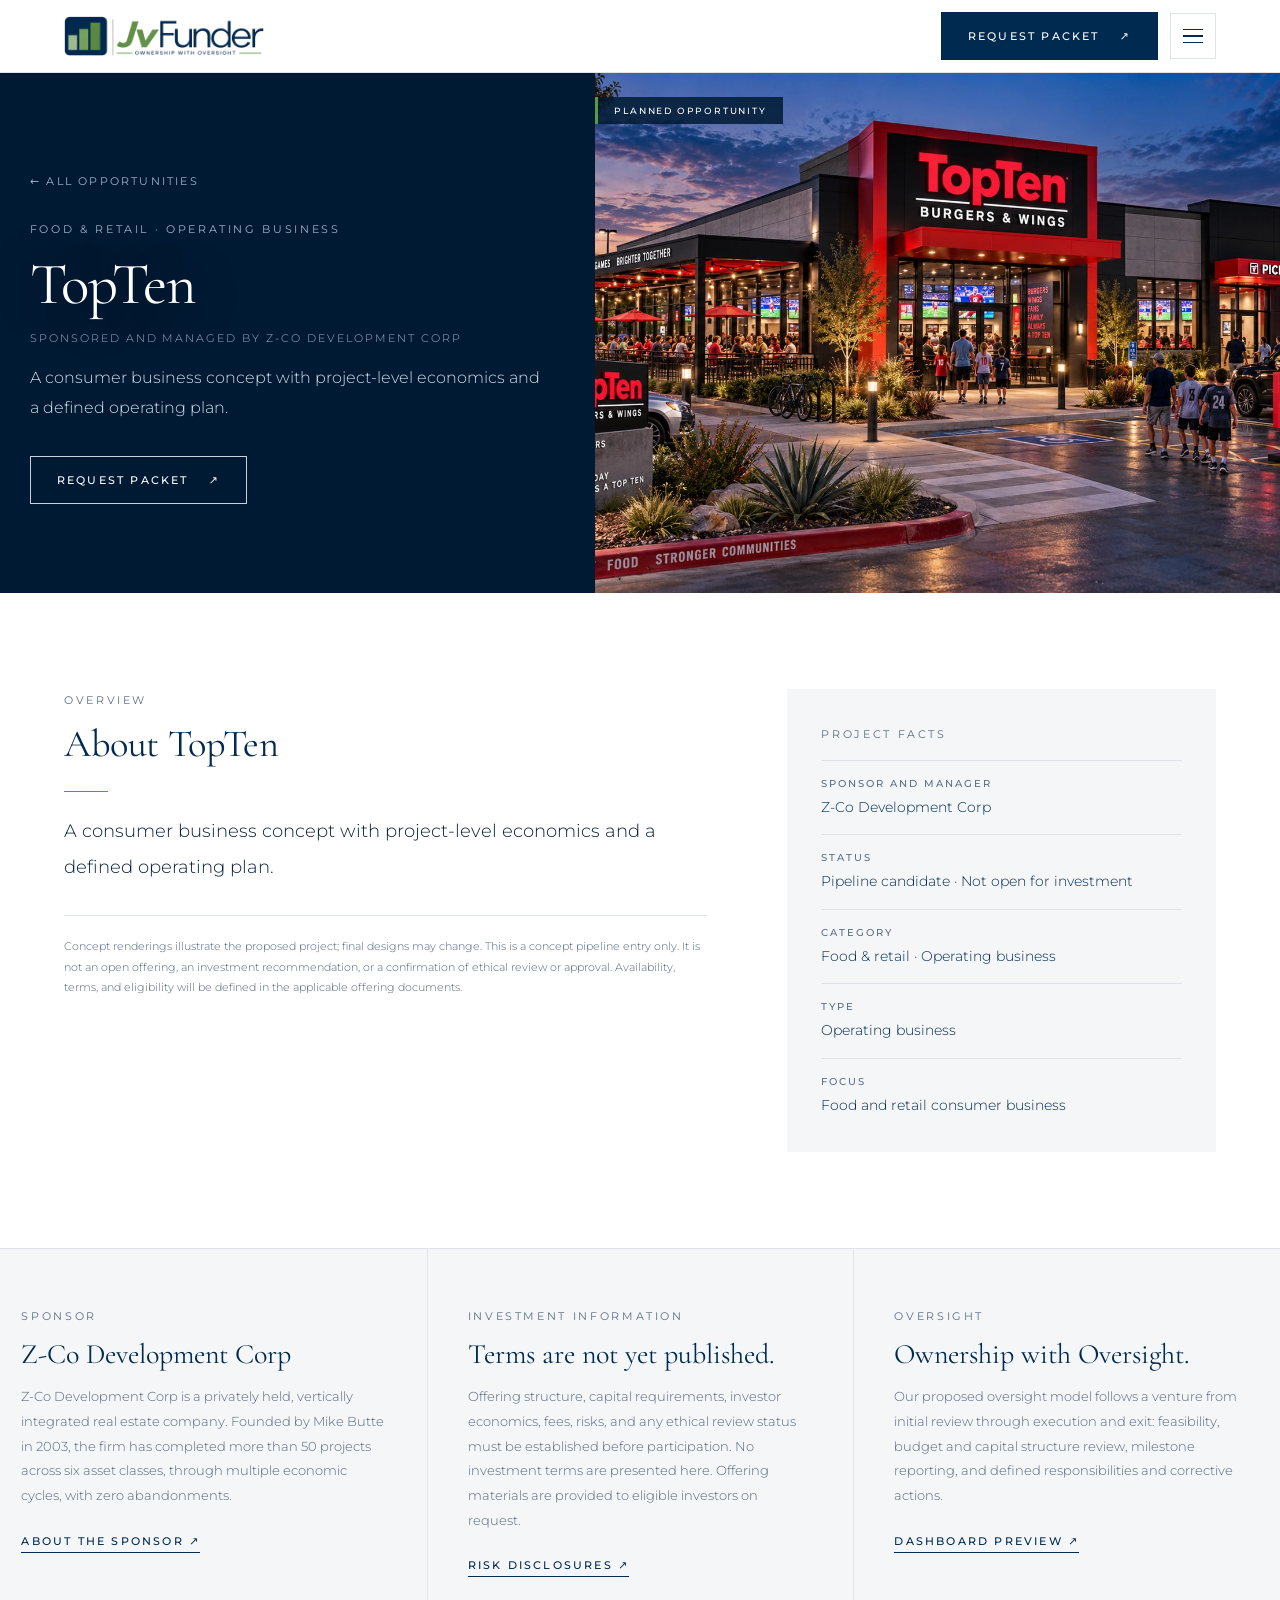
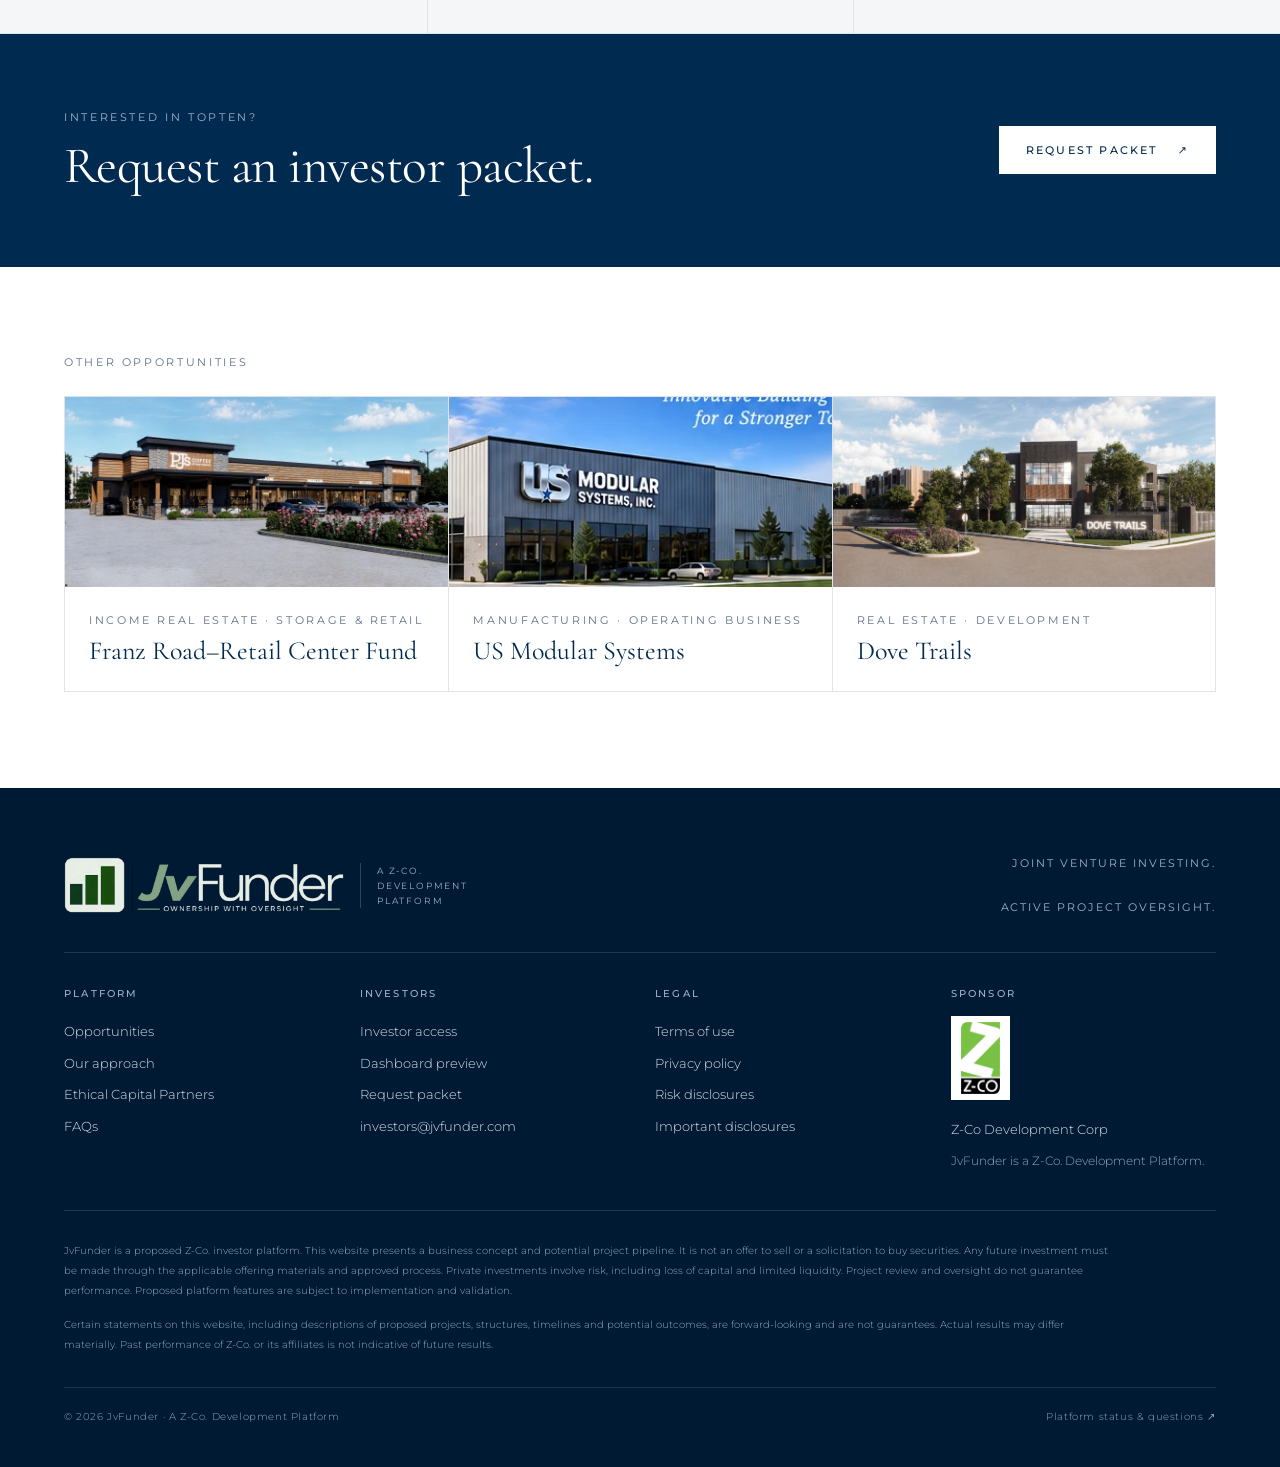
<file: project-topten.html>
<!doctype html>
<html lang="en">
<head>
<meta charset="utf-8">
<meta name="viewport" content="width=device-width,initial-scale=1">
<meta name="description" content="A consumer business concept with project-level economics and a defined operating plan.">
<title>TopTen — JvFunder</title>
<meta property="og:type" content="website"><meta property="og:site_name" content="JvFunder"><meta property="og:title" content="TopTen — JvFunder"><meta property="og:description" content="A consumer business concept with project-level economics and a defined operating plan."><meta property="og:image" content="https://jvfunder.com/assets/topten.webp">

<link rel="icon" type="image/png" href="assets/favicon.png">
<link rel="stylesheet" href="styles.css">
</head>
<body>
<nav aria-label="Main navigation">
<a class="logo" href="index.html" aria-label="JvFunder — Ownership with oversight"><img src="assets/logo.png" alt="JvFunder — Ownership with oversight" width="900" height="180"><span class="logo-sub">A Z-Co. Development Platform</span></a>
<div class="links" id="site-links"><a href="index.html#opportunities">Opportunities</a><a href="index.html#oversight">Our approach</a><a href="index.html#ethical">Ethical Capital Partners</a><a href="index.html#questions">FAQs</a><a class="access" href="investor-access.html">Investor access</a><a class="btn menu-cta" href="investor-access.html#request">Request packet <span>↗</span></a></div>
<a class="btn" href="investor-access.html#request">Request packet <span>↗</span></a><button type="button" class="menu-toggle" aria-label="Menu" aria-expanded="false" aria-controls="site-links"><span></span><span></span><span></span></button>
</nav>
<main>
<section class="project-hero">
<div class="project-hero-text"><a class="crumb" href="index.html#opportunities">← All opportunities</a><span class="small">Food &amp; retail · Operating business</span><h1>TopTen</h1><span class="by-line-hero">Sponsored and managed by Z-Co Development Corp</span><p>A consumer business concept with project-level economics and a defined operating plan.</p><div class="hero-btns"><a class="btn light" href="investor-access.html#request">Request packet <span>↗</span></a></div></div>
<div class="project-hero-img"><img src="assets/topten.webp" alt="TopTen project concept rendering"><span class="badge">Planned opportunity</span></div>
</section>
<section class="project-body">
<div class="project-main">
<span class="small">Overview</span><h2>About TopTen</h2>
<p class="lead-p">A consumer business concept with project-level economics and a defined operating plan.</p>
<p class="note">Concept renderings illustrate the proposed project; final designs may change. This is a concept pipeline entry only. It is not an open offering, an investment recommendation, or a confirmation of ethical review or approval. Availability, terms, and eligibility will be defined in the applicable offering documents.</p>
</div>
<aside class="project-side">
<span class="small">Project facts</span>
<dl class="facts"><div><dt>Sponsor and manager</dt><dd>Z-Co Development Corp</dd></div><div><dt>Status</dt><dd>Pipeline candidate · Not open for investment</dd></div><div><dt>Category</dt><dd>Food &amp; retail · Operating business</dd></div><div><dt>Type</dt><dd>Operating business</dd></div><div><dt>Focus</dt><dd>Food and retail consumer business</dd></div></dl>
</aside>
</section>
<section class="project-info">
<div><span class="small">Sponsor</span><h3>Z-Co Development Corp</h3><p>Z-Co Development Corp is a privately held, vertically integrated real estate company. Founded by Mike Butte in 2003, the firm has completed more than 50 projects across six asset classes, through multiple economic cycles, with zero abandonments.</p><a class="textlink" href="index.html#about">About the sponsor <span>↗</span></a></div>
<div><span class="small">Investment information</span><h3>Terms are not yet published.</h3><p>Offering structure, capital requirements, investor economics, fees, risks, and any ethical review status must be established before participation. No investment terms are presented here. Offering materials are provided to eligible investors on request.</p><a class="textlink" href="legal.html#risk">Risk disclosures <span>↗</span></a></div>
<div><span class="small">Oversight</span><h3>Ownership with Oversight.</h3><p>Our proposed oversight model follows a venture from initial review through execution and exit: feasibility, budget and capital structure review, milestone reporting, and defined responsibilities and corrective actions.</p><a class="textlink" href="investor-dashboard.html">Dashboard preview <span>↗</span></a></div>
</section>
<section class="project-cta"><div><span class="small">Interested in TopTen?</span><h2>Request an investor packet.</h2></div><a class="btn" href="investor-access.html#request">Request packet <span>↗</span></a></section>
<section class="project-more"><span class="small">Other opportunities</span><div class="mini-grid"><a class="mini-card" href="project-franz-road-retail-center-fund.html"><img src="assets/northfry-retail.jpg" alt="Franz Road–Retail Center Fund project concept rendering" loading="lazy"><div><span class="small">Income real estate · Storage &amp; retail</span><strong>Franz Road–Retail Center Fund</strong></div></a><a class="mini-card" href="project-us-modular-systems.html"><img src="assets/usms.webp" alt="US Modular Systems project concept rendering" loading="lazy"><div><span class="small">Manufacturing · Operating business</span><strong>US Modular Systems</strong></div></a><a class="mini-card" href="project-dove-trails.html"><img src="assets/dovetrails-hero.jpg" alt="Dove Trails project concept rendering" loading="lazy"><div><span class="small">Real estate · Development</span><strong>Dove Trails</strong></div></a></div></section>
</main>
<footer>
<div class="top">
<a class="logo" href="index.html" aria-label="JvFunder"><img src="assets/logo-light.png" alt="JvFunder — Ownership with oversight" width="900" height="180"><span class="logo-sub">A Z-Co. Development Platform</span></a>
<span class="small">Joint venture investing.<br><br>Active project oversight.</span>
</div>
<div class="foot-cols">
<div><h4>Platform</h4><a href="index.html#opportunities">Opportunities</a><a href="index.html#oversight">Our approach</a><a href="index.html#ethical">Ethical Capital Partners</a><a href="index.html#questions">FAQs</a></div>
<div><h4>Investors</h4><a href="investor-access.html">Investor access</a><a href="investor-dashboard.html">Dashboard preview</a><a href="investor-access.html#request">Request packet</a><a href="mailto:investors@jvfunder.com">investors@jvfunder.com</a></div>
<div><h4>Legal</h4><a href="legal.html#terms">Terms of use</a><a href="legal.html#privacy">Privacy policy</a><a href="legal.html#risk">Risk disclosures</a><a href="legal.html#disclosures">Important disclosures</a></div>
<div><h4>Sponsor</h4><span class="zco-tile"><img src="assets/zco-logo.png" alt="Z-Co" onerror="this.parentNode.remove()"></span><a href="https://www.z-co.info" rel="noopener">Z-Co Development Corp</a><span class="foot-note">JvFunder is a Z-Co. Development Platform.</span></div>
</div>
<p>JvFunder is a proposed Z-Co. investor platform. This website presents a business concept and potential project pipeline. It is not an offer to sell or a solicitation to buy securities. Any future investment must be made through the applicable offering materials and approved process. Private investments involve risk, including loss of capital and limited liquidity. Project review and oversight do not guarantee performance. Proposed platform features are subject to implementation and validation.</p>
<p class="fwd">Certain statements on this website, including descriptions of proposed projects, structures, timelines and potential outcomes, are forward-looking and are not guarantees. Actual results may differ materially. Past performance of Z-Co. or its affiliates is not indicative of future results.</p>
<div class="copyright"><span>© 2026 JvFunder · A Z-Co. Development Platform</span><a href="index.html#questions">Platform status &amp; questions ↗</a></div>
</footer>
<script src="site.js"></script>
<script src="inquiry.js"></script>
</body>
</html>
</file>
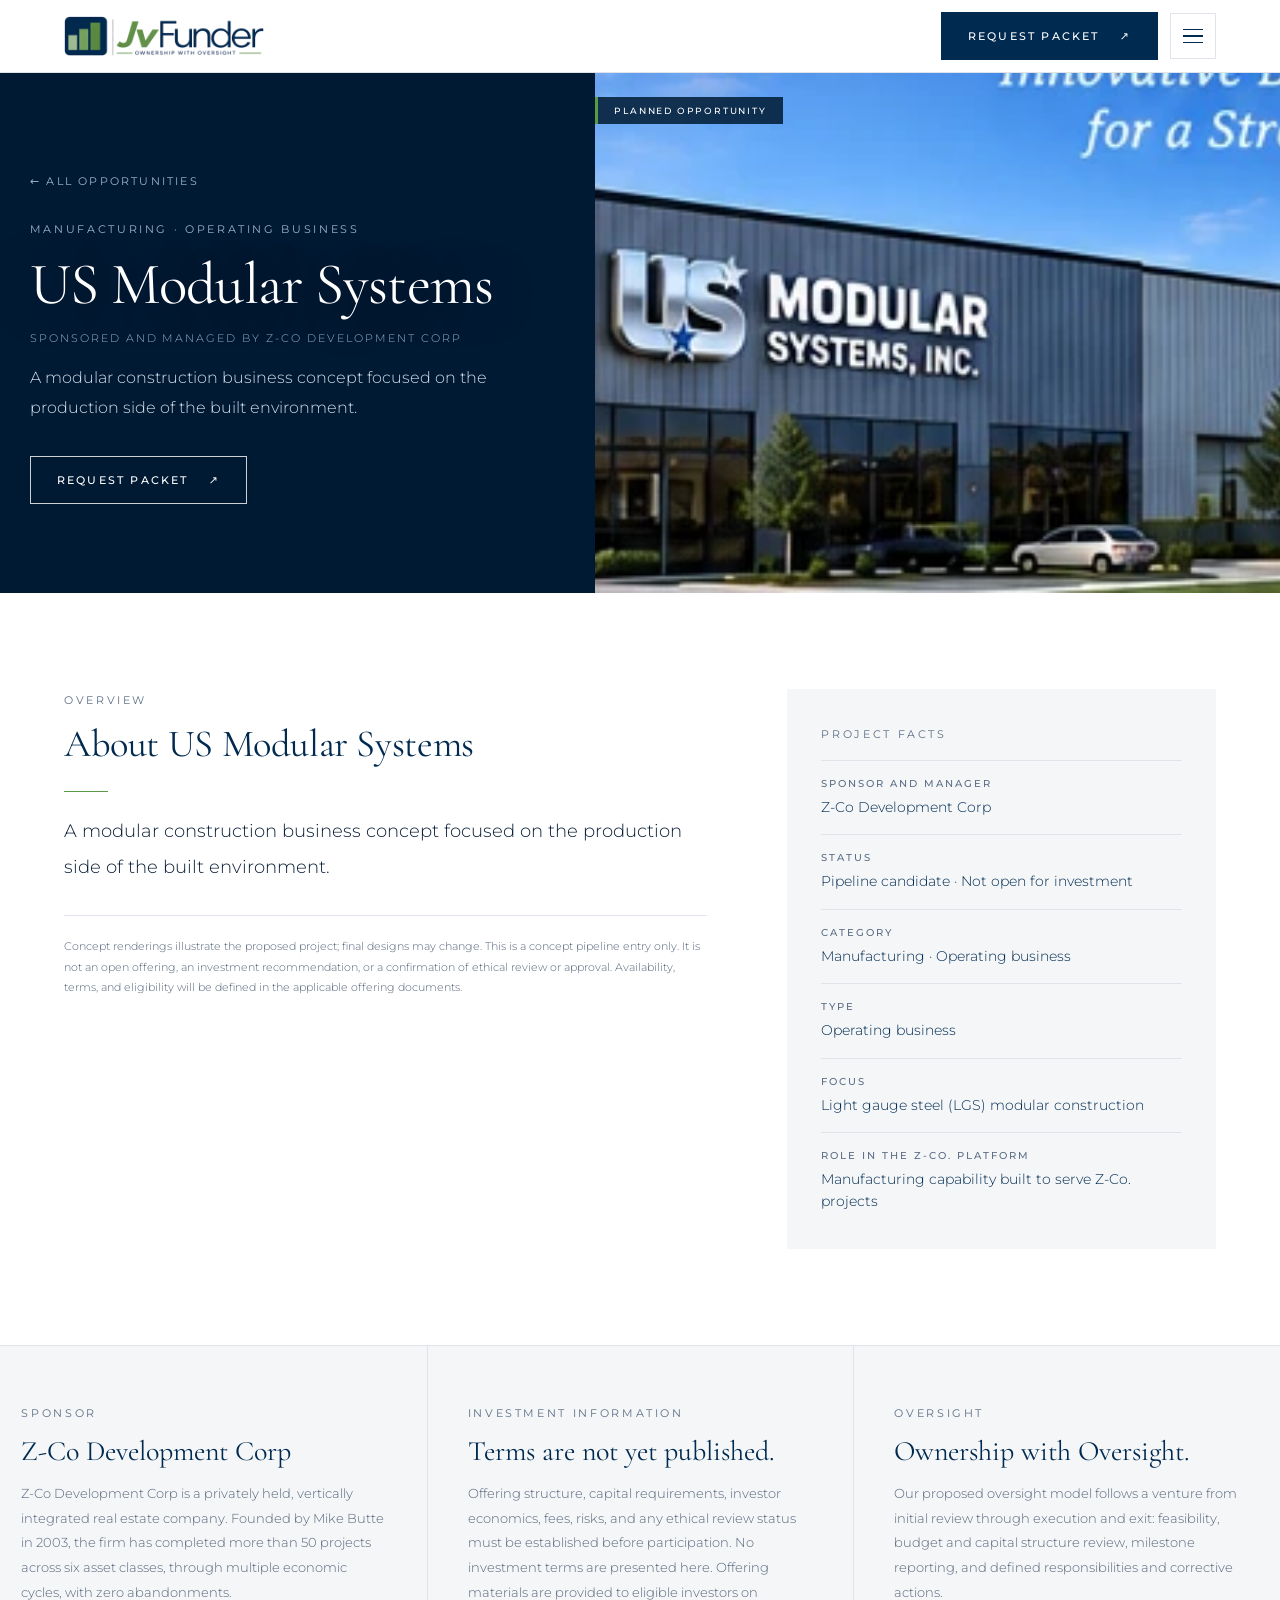
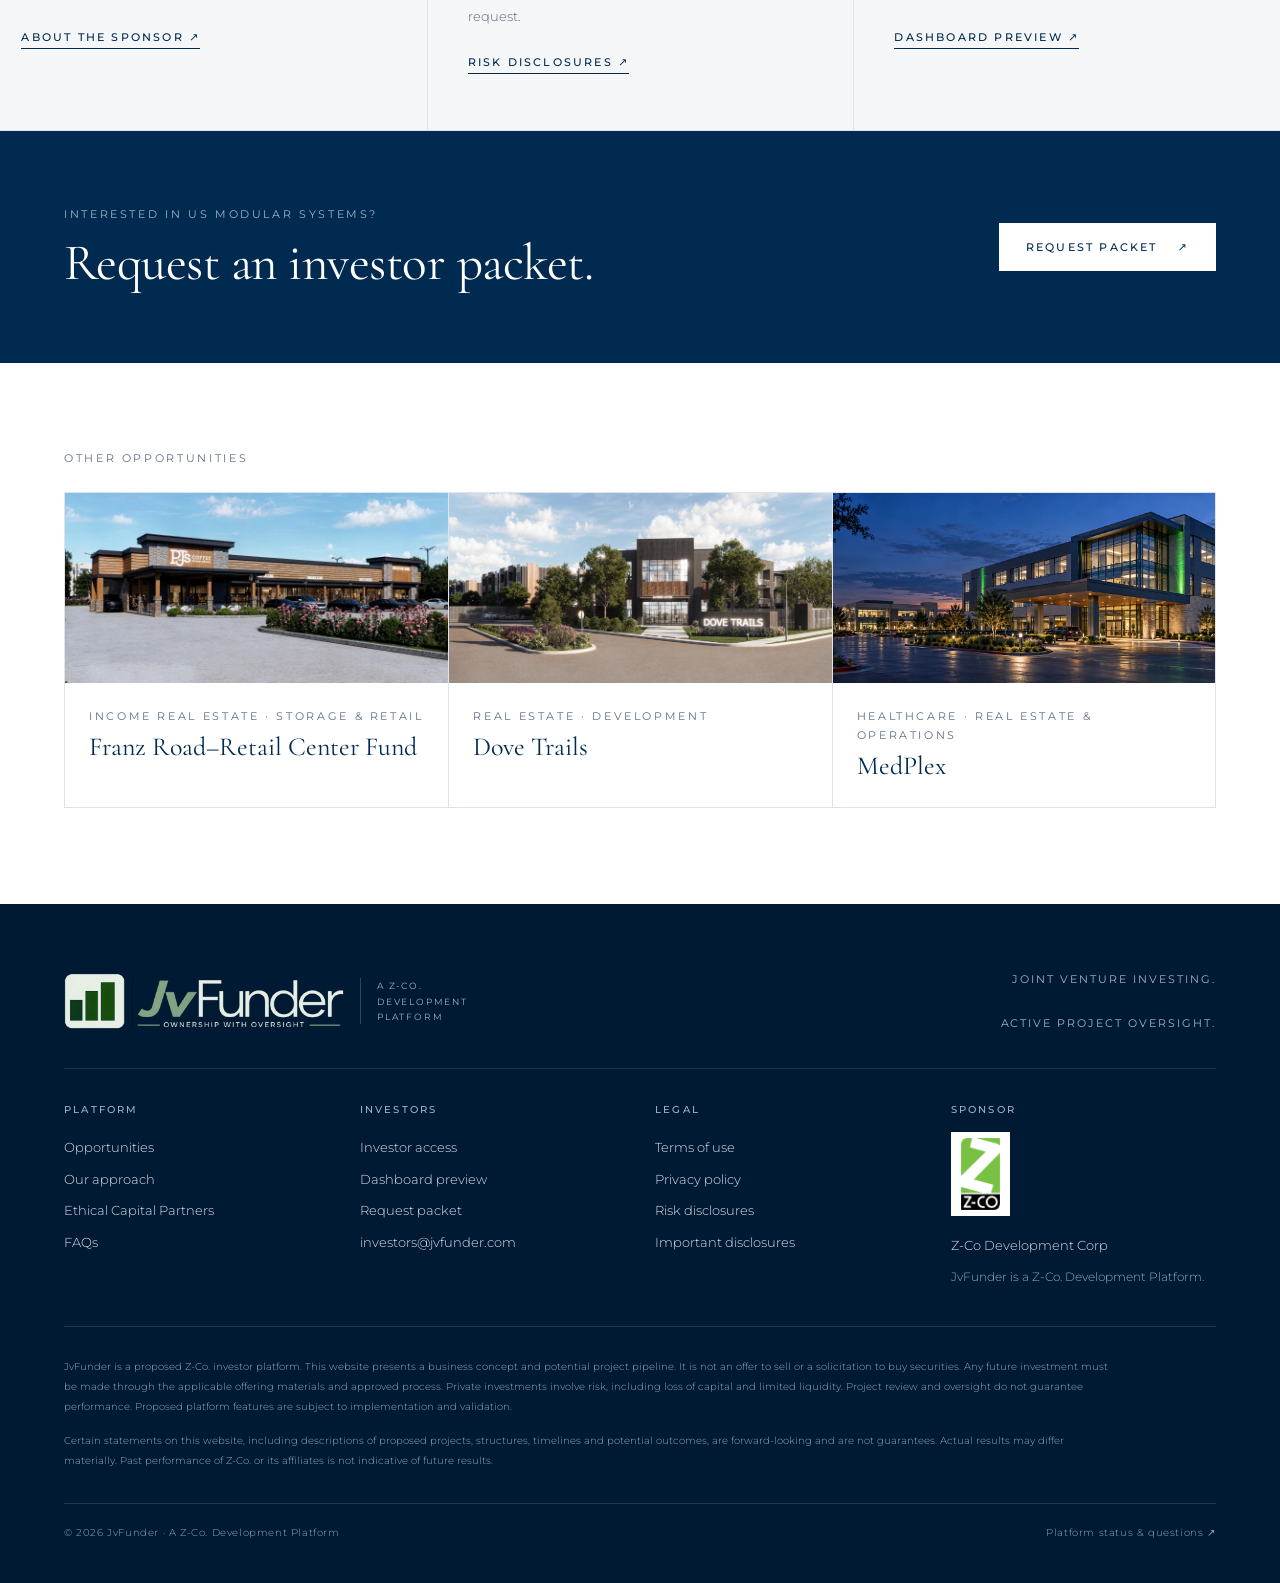
<file: project-us-modular-systems.html>
<!doctype html>
<html lang="en">
<head>
<meta charset="utf-8">
<meta name="viewport" content="width=device-width,initial-scale=1">
<meta name="description" content="A modular construction business concept focused on the production side of the built environment.">
<title>US Modular Systems — JvFunder</title>
<meta property="og:type" content="website"><meta property="og:site_name" content="JvFunder"><meta property="og:title" content="US Modular Systems — JvFunder"><meta property="og:description" content="A modular construction business concept focused on the production side of the built environment."><meta property="og:image" content="https://jvfunder.com/assets/usms.webp">

<link rel="icon" type="image/png" href="assets/favicon.png">
<link rel="stylesheet" href="styles.css">
</head>
<body>
<nav aria-label="Main navigation">
<a class="logo" href="index.html" aria-label="JvFunder — Ownership with oversight"><img src="assets/logo.png" alt="JvFunder — Ownership with oversight" width="900" height="180"><span class="logo-sub">A Z-Co. Development Platform</span></a>
<div class="links" id="site-links"><a href="index.html#opportunities">Opportunities</a><a href="index.html#oversight">Our approach</a><a href="index.html#ethical">Ethical Capital Partners</a><a href="index.html#questions">FAQs</a><a class="access" href="investor-access.html">Investor access</a><a class="btn menu-cta" href="investor-access.html#request">Request packet <span>↗</span></a></div>
<a class="btn" href="investor-access.html#request">Request packet <span>↗</span></a><button type="button" class="menu-toggle" aria-label="Menu" aria-expanded="false" aria-controls="site-links"><span></span><span></span><span></span></button>
</nav>
<main>
<section class="project-hero">
<div class="project-hero-text"><a class="crumb" href="index.html#opportunities">← All opportunities</a><span class="small">Manufacturing · Operating business</span><h1>US Modular Systems</h1><span class="by-line-hero">Sponsored and managed by Z-Co Development Corp</span><p>A modular construction business concept focused on the production side of the built environment.</p><div class="hero-btns"><a class="btn light" href="investor-access.html#request">Request packet <span>↗</span></a></div></div>
<div class="project-hero-img"><img src="assets/usms.webp" alt="US Modular Systems project concept rendering"><span class="badge">Planned opportunity</span></div>
</section>
<section class="project-body">
<div class="project-main">
<span class="small">Overview</span><h2>About US Modular Systems</h2>
<p class="lead-p">A modular construction business concept focused on the production side of the built environment.</p>
<p class="note">Concept renderings illustrate the proposed project; final designs may change. This is a concept pipeline entry only. It is not an open offering, an investment recommendation, or a confirmation of ethical review or approval. Availability, terms, and eligibility will be defined in the applicable offering documents.</p>
</div>
<aside class="project-side">
<span class="small">Project facts</span>
<dl class="facts"><div><dt>Sponsor and manager</dt><dd>Z-Co Development Corp</dd></div><div><dt>Status</dt><dd>Pipeline candidate · Not open for investment</dd></div><div><dt>Category</dt><dd>Manufacturing · Operating business</dd></div><div><dt>Type</dt><dd>Operating business</dd></div><div><dt>Focus</dt><dd>Light gauge steel (LGS) modular construction</dd></div><div><dt>Role in the Z-Co. platform</dt><dd>Manufacturing capability built to serve Z-Co. projects</dd></div></dl>
</aside>
</section>
<section class="project-info">
<div><span class="small">Sponsor</span><h3>Z-Co Development Corp</h3><p>Z-Co Development Corp is a privately held, vertically integrated real estate company. Founded by Mike Butte in 2003, the firm has completed more than 50 projects across six asset classes, through multiple economic cycles, with zero abandonments.</p><a class="textlink" href="index.html#about">About the sponsor <span>↗</span></a></div>
<div><span class="small">Investment information</span><h3>Terms are not yet published.</h3><p>Offering structure, capital requirements, investor economics, fees, risks, and any ethical review status must be established before participation. No investment terms are presented here. Offering materials are provided to eligible investors on request.</p><a class="textlink" href="legal.html#risk">Risk disclosures <span>↗</span></a></div>
<div><span class="small">Oversight</span><h3>Ownership with Oversight.</h3><p>Our proposed oversight model follows a venture from initial review through execution and exit: feasibility, budget and capital structure review, milestone reporting, and defined responsibilities and corrective actions.</p><a class="textlink" href="investor-dashboard.html">Dashboard preview <span>↗</span></a></div>
</section>
<section class="project-cta"><div><span class="small">Interested in US Modular Systems?</span><h2>Request an investor packet.</h2></div><a class="btn" href="investor-access.html#request">Request packet <span>↗</span></a></section>
<section class="project-more"><span class="small">Other opportunities</span><div class="mini-grid"><a class="mini-card" href="project-franz-road-retail-center-fund.html"><img src="assets/northfry-retail.jpg" alt="Franz Road–Retail Center Fund project concept rendering" loading="lazy"><div><span class="small">Income real estate · Storage &amp; retail</span><strong>Franz Road–Retail Center Fund</strong></div></a><a class="mini-card" href="project-dove-trails.html"><img src="assets/dovetrails-hero.jpg" alt="Dove Trails project concept rendering" loading="lazy"><div><span class="small">Real estate · Development</span><strong>Dove Trails</strong></div></a><a class="mini-card" href="project-medplex.html"><img src="assets/medplex.webp" alt="MedPlex project concept rendering" loading="lazy"><div><span class="small">Healthcare · Real estate &amp; operations</span><strong>MedPlex</strong></div></a></div></section>
</main>
<footer>
<div class="top">
<a class="logo" href="index.html" aria-label="JvFunder"><img src="assets/logo-light.png" alt="JvFunder — Ownership with oversight" width="900" height="180"><span class="logo-sub">A Z-Co. Development Platform</span></a>
<span class="small">Joint venture investing.<br><br>Active project oversight.</span>
</div>
<div class="foot-cols">
<div><h4>Platform</h4><a href="index.html#opportunities">Opportunities</a><a href="index.html#oversight">Our approach</a><a href="index.html#ethical">Ethical Capital Partners</a><a href="index.html#questions">FAQs</a></div>
<div><h4>Investors</h4><a href="investor-access.html">Investor access</a><a href="investor-dashboard.html">Dashboard preview</a><a href="investor-access.html#request">Request packet</a><a href="mailto:investors@jvfunder.com">investors@jvfunder.com</a></div>
<div><h4>Legal</h4><a href="legal.html#terms">Terms of use</a><a href="legal.html#privacy">Privacy policy</a><a href="legal.html#risk">Risk disclosures</a><a href="legal.html#disclosures">Important disclosures</a></div>
<div><h4>Sponsor</h4><span class="zco-tile"><img src="assets/zco-logo.png" alt="Z-Co" onerror="this.parentNode.remove()"></span><a href="https://www.z-co.info" rel="noopener">Z-Co Development Corp</a><span class="foot-note">JvFunder is a Z-Co. Development Platform.</span></div>
</div>
<p>JvFunder is a proposed Z-Co. investor platform. This website presents a business concept and potential project pipeline. It is not an offer to sell or a solicitation to buy securities. Any future investment must be made through the applicable offering materials and approved process. Private investments involve risk, including loss of capital and limited liquidity. Project review and oversight do not guarantee performance. Proposed platform features are subject to implementation and validation.</p>
<p class="fwd">Certain statements on this website, including descriptions of proposed projects, structures, timelines and potential outcomes, are forward-looking and are not guarantees. Actual results may differ materially. Past performance of Z-Co. or its affiliates is not indicative of future results.</p>
<div class="copyright"><span>© 2026 JvFunder · A Z-Co. Development Platform</span><a href="index.html#questions">Platform status &amp; questions ↗</a></div>
</footer>
<script src="site.js"></script>
<script src="inquiry.js"></script>
</body>
</html>
</file>
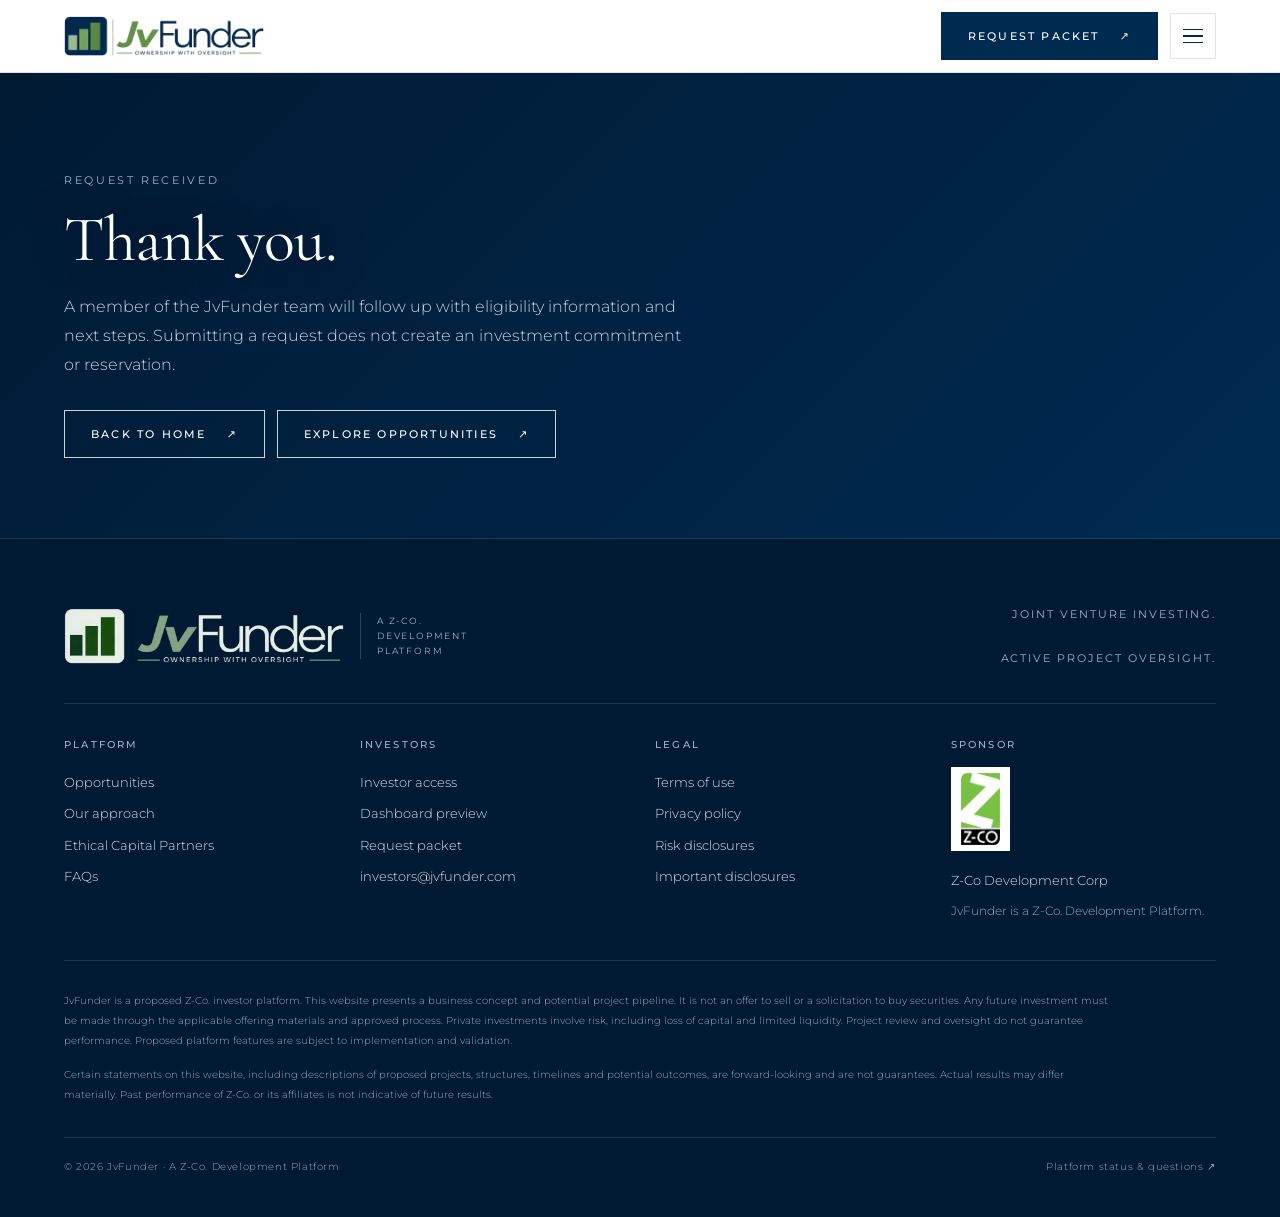
<file: thank-you.html>
<!doctype html>
<html lang="en">
<head>
<meta charset="utf-8">
<meta name="viewport" content="width=device-width,initial-scale=1">
<meta name="description" content="Your request has been received.">
<title>Thank you — JvFunder</title>
<meta property="og:type" content="website"><meta property="og:site_name" content="JvFunder"><meta property="og:title" content="Thank you — JvFunder"><meta property="og:description" content="Your request has been received."><meta property="og:image" content="https://jvfunder.com/assets/dovetrails-hero.jpg">
<meta name="robots" content="noindex">
<link rel="icon" type="image/png" href="assets/favicon.png">
<link rel="stylesheet" href="styles.css">
</head>
<body>
<nav aria-label="Main navigation">
<a class="logo" href="index.html" aria-label="JvFunder — Ownership with oversight"><img src="assets/logo.png" alt="JvFunder — Ownership with oversight" width="900" height="180"><span class="logo-sub">A Z-Co. Development Platform</span></a>
<div class="links" id="site-links"><a href="index.html#opportunities">Opportunities</a><a href="index.html#oversight">Our approach</a><a href="index.html#ethical">Ethical Capital Partners</a><a href="index.html#questions">FAQs</a><a class="access" href="investor-access.html">Investor access</a><a class="btn menu-cta" href="investor-access.html#request">Request packet <span>↗</span></a></div>
<a class="btn" href="investor-access.html#request">Request packet <span>↗</span></a><button type="button" class="menu-toggle" aria-label="Menu" aria-expanded="false" aria-controls="site-links"><span></span><span></span><span></span></button>
</nav>
<main>
<section class="page-hero"><span class="small">Request received</span><h1>Thank you.</h1><p>A member of the JvFunder team will follow up with eligibility information and next steps. Submitting a request does not create an investment commitment or reservation.</p><div class="hero-btns"><a class="btn light" href="index.html">Back to home <span>↗</span></a><a class="btn light" href="index.html#opportunities">Explore opportunities <span>↗</span></a></div></section>
</main>
<footer>
<div class="top">
<a class="logo" href="index.html" aria-label="JvFunder"><img src="assets/logo-light.png" alt="JvFunder — Ownership with oversight" width="900" height="180"><span class="logo-sub">A Z-Co. Development Platform</span></a>
<span class="small">Joint venture investing.<br><br>Active project oversight.</span>
</div>
<div class="foot-cols">
<div><h4>Platform</h4><a href="index.html#opportunities">Opportunities</a><a href="index.html#oversight">Our approach</a><a href="index.html#ethical">Ethical Capital Partners</a><a href="index.html#questions">FAQs</a></div>
<div><h4>Investors</h4><a href="investor-access.html">Investor access</a><a href="investor-dashboard.html">Dashboard preview</a><a href="investor-access.html#request">Request packet</a><a href="mailto:investors@jvfunder.com">investors@jvfunder.com</a></div>
<div><h4>Legal</h4><a href="legal.html#terms">Terms of use</a><a href="legal.html#privacy">Privacy policy</a><a href="legal.html#risk">Risk disclosures</a><a href="legal.html#disclosures">Important disclosures</a></div>
<div><h4>Sponsor</h4><span class="zco-tile"><img src="assets/zco-logo.png" alt="Z-Co" onerror="this.parentNode.remove()"></span><a href="https://www.z-co.info" rel="noopener">Z-Co Development Corp</a><span class="foot-note">JvFunder is a Z-Co. Development Platform.</span></div>
</div>
<p>JvFunder is a proposed Z-Co. investor platform. This website presents a business concept and potential project pipeline. It is not an offer to sell or a solicitation to buy securities. Any future investment must be made through the applicable offering materials and approved process. Private investments involve risk, including loss of capital and limited liquidity. Project review and oversight do not guarantee performance. Proposed platform features are subject to implementation and validation.</p>
<p class="fwd">Certain statements on this website, including descriptions of proposed projects, structures, timelines and potential outcomes, are forward-looking and are not guarantees. Actual results may differ materially. Past performance of Z-Co. or its affiliates is not indicative of future results.</p>
<div class="copyright"><span>© 2026 JvFunder · A Z-Co. Development Platform</span><a href="index.html#questions">Platform status &amp; questions ↗</a></div>
</footer>
<script src="site.js"></script>
<script src="inquiry.js"></script>
</body>
</html>
</file>
<file: styles.css>
@font-face{font-family:'Montserrat';font-style:normal;font-weight:100 900;font-display:swap;src:url(assets/fonts/montserrat-latin-ext-wght-normal.woff2) format('woff2-variations');unicode-range:U+0100-02BA,U+02BD-02C5,U+02C7-02CC,U+02CE-02D7,U+02DD-02FF,U+0304,U+0308,U+0329,U+1D00-1DBF,U+1E00-1E9F,U+1EF2-1EFF,U+2020,U+20A0-20AB,U+20AD-20C0,U+2113,U+2C60-2C7F,U+A720-A7FF}
@font-face{font-family:'Montserrat';font-style:normal;font-weight:100 900;font-display:swap;src:url(assets/fonts/montserrat-latin-wght-normal.woff2) format('woff2-variations');unicode-range:U+0000-00FF,U+0131,U+0152-0153,U+02BB-02BC,U+02C6,U+02DA,U+02DC,U+0304,U+0308,U+0329,U+2000-206F,U+20AC,U+2122,U+2191,U+2193,U+2212,U+2215,U+FEFF,U+FFFD}
@font-face{font-family:'Cormorant Garamond';font-style:normal;font-weight:300 700;font-display:swap;src:url(assets/fonts/cormorant-garamond-latin-wght-normal.woff2) format('woff2-variations')}
@font-face{font-family:'Cormorant Garamond';font-style:italic;font-weight:300 700;font-display:swap;src:url(assets/fonts/cormorant-garamond-latin-wght-italic.woff2) format('woff2-variations')}
:root{--navy:#002a50;--navy-deep:#001a33;--navy-mid:#0b3a68;--slate:#5d6f86;--green:#5b9a45;--green-btn:#3f7a33;--green-lt:#9fd18a;--paper:#f4f6f8;--white:#fff;--ink:#0b1f36;--muted:#56657b;--line:#dfe4ea;--font:'Montserrat',system-ui,-apple-system,'Segoe UI',Arial,sans-serif;--serif:'Cormorant Garamond',Georgia,'Times New Roman',serif}
*{box-sizing:border-box}
html{scroll-behavior:smooth;scroll-padding-top:100px}
body{margin:0;background:var(--white);color:var(--ink);font-family:var(--font);font-weight:300;-webkit-font-smoothing:antialiased;text-rendering:optimizeLegibility}
button,a,input,select{-webkit-tap-highlight-color:transparent}
button,a{touch-action:manipulation}
a{color:inherit;text-decoration:none}
button{font:inherit;cursor:pointer}
h1,h2,h3,p{margin:0}
/* nav */
nav{position:sticky;top:0;z-index:20;display:flex;align-items:center;justify-content:space-between;background:var(--white);padding:16px 5%;border-bottom:1px solid var(--line)}
.logo img{display:block;height:50px;width:auto}
.links{display:flex;gap:26px;white-space:nowrap;font-size:10.5px;font-weight:400;letter-spacing:.17em;text-transform:uppercase;color:#4a586d}
.links a{padding:8px 0;border-bottom:1px solid transparent;transition:color .2s,border-color .2s}
.links a:hover{color:var(--navy);border-bottom-color:var(--navy)}
.btn{border:1px solid var(--navy);background:var(--navy);color:#fff;padding:16px 26px;display:inline-flex;align-items:center;justify-content:center;gap:20px;font:500 11px var(--font);letter-spacing:.2em;text-transform:uppercase;border-radius:0;transition:background .25s,border-color .25s,color .25s}
.btn:hover{background:var(--navy-mid);border-color:var(--navy-mid)}
.btn.light{background:transparent;border-color:#ffffffcc;color:#fff}
.btn.light:hover{background:#fff;border-color:#fff;color:var(--navy)}
.btn.outline{background:transparent;color:var(--navy);border-color:var(--navy)}
.btn.outline:hover{background:var(--navy);color:#fff}
.small{font-size:11px;letter-spacing:.24em;font-weight:400;text-transform:uppercase;color:var(--slate)}
.menu-toggle,.menu-cta{display:none}
.menu-toggle{width:46px;height:46px;border:1px solid var(--line);background:#fff;padding:0;flex-direction:column;align-items:center;justify-content:center;gap:5px}
.menu-toggle span{display:block;width:20px;height:1.5px;background:var(--navy);transition:transform .25s,opacity .2s}
nav.open .menu-toggle span:nth-child(1){transform:translateY(6.5px) rotate(45deg)}
nav.open .menu-toggle span:nth-child(2){opacity:0}
nav.open .menu-toggle span:nth-child(3){transform:translateY(-6.5px) rotate(-45deg)}
.btn,.textbtn,.filter,.close{min-height:44px}
/* hero gallery */
.hero{position:relative;color:#fff;height:clamp(460px,min(56.25vw,calc(100vh - 83px)),860px);overflow:hidden;background:var(--navy-deep);display:flex;align-items:flex-end;padding:0 5% 84px}
.hero:after{content:'';position:absolute;inset:0;background:linear-gradient(180deg,#001a3326 0%,#001a3300 30%,#001a33e6 100%),linear-gradient(90deg,#001a3380 0%,#001a3300 55%);pointer-events:none}
.slides{position:absolute;inset:0}
.slide{position:absolute;inset:0;width:100%;height:100%;object-fit:cover;opacity:0;transition:opacity 1.6s ease}
.slide.active{opacity:1}
h1{position:relative;z-index:2;font-family:var(--serif);font-size:clamp(50px,7vw,108px);font-weight:400;line-height:1;letter-spacing:-.015em;margin:0;text-shadow:0 2px 40px #00122680}
h1 em{color:var(--green-lt);font-style:italic;font-weight:400}
.hero-ui{position:absolute;z-index:2;left:5%;right:5%;bottom:30px;display:flex;justify-content:space-between;align-items:center}
.slide-caption{font-size:11px;font-weight:400;letter-spacing:.24em;text-transform:uppercase;color:#d9e4f0}
.dots{display:flex;gap:6px}
.dot-btn{position:relative;width:34px;height:24px;padding:0;border:0;background:none}
.dot-btn:before{content:'';position:absolute;left:0;right:0;top:10px;height:3px;background:#ffffff59;}
.dot-btn:hover:before{background:#ffffffa6}
.dot-btn.active:before{background:#fff}
.eyebrow{color:var(--slate);display:flex;align-items:center;gap:14px}
.dot{width:34px;height:1px;background:var(--slate)}
/* intro band */
.intro-band{display:grid;grid-template-columns:1.4fr 1fr;gap:8%;align-items:center;padding:72px 5%;background:var(--white)}
.intro{color:var(--ink);font-size:20px;line-height:1.75;font-weight:300;max-width:680px;margin-top:22px}
.intro-cta{display:flex;flex-direction:column;align-items:flex-start;gap:22px;justify-self:end}
.intro-band .btn.light{background:var(--navy);border-color:var(--navy);color:#fff}
.intro-band .btn.light:hover{background:var(--navy);border-color:var(--navy)}
.hero-note{display:block;color:var(--muted);font-size:11px;font-weight:400;letter-spacing:.2em;text-transform:uppercase}
/* approach explainer */
.approach{background:var(--paper);padding:96px 5%;border-bottom:1px solid var(--line)}
.approach-head{display:flex;align-items:center;gap:20px;flex-wrap:wrap;margin-bottom:44px}
.sketch-label{font-size:9px;font-weight:500;letter-spacing:.18em;color:var(--slate);border:1px solid #b9c4d2;padding:6px 10px}
.equation{display:grid;grid-template-columns:1.25fr auto 1fr;gap:28px;align-items:stretch}
.eq-card{background:var(--white);border:1px solid var(--line);display:flex;flex-direction:column}
.eq-photos{position:relative;display:grid;grid-template-columns:1fr 1fr;height:230px;overflow:hidden}
.eq-photos img{width:100%;height:100%;object-fit:cover;display:block}
.eq-photos img+img{border-left:2px solid var(--white)}
.asset-label{position:absolute;left:0;bottom:0;right:0;padding:26px 20px 14px;background:linear-gradient(180deg,#001a3300,#001a33d9);color:#fff;font-size:9px;font-weight:500;letter-spacing:.2em}
.eq-body{padding:28px 30px 32px}
.eq-icon{width:44px;height:44px;border:1px solid #c5cfdc;border-radius:0;display:grid;place-items:center;margin-bottom:18px}
.eq-icon svg,.eq-list svg{fill:none;stroke:var(--navy);stroke-width:1.5;stroke-linecap:round;stroke-linejoin:round}
.eq-icon svg{width:22px;height:22px}
.eq-body strong{display:block;font:400 34px/1.15 var(--serif);color:var(--navy);margin-top:12px}
.eq-op{align-self:center;width:46px;height:46px;border-radius:50%;background:var(--navy);color:#fff;display:grid;place-items:center;font:300 28px var(--serif);line-height:1}
.eq-over .eq-body{padding-top:36px;display:flex;flex-direction:column;flex:1}
.eq-list{list-style:none;margin:20px 0 0;padding:0;flex:1;display:flex;flex-direction:column}
.eq-list li{display:flex;align-items:center;gap:16px;flex:1;padding:18px 0;border-top:1px solid var(--line);font-size:14px;font-weight:400;color:var(--navy)}
.eq-list svg{width:24px;height:24px;flex:none}
.eq-result{display:flex;align-items:center;gap:28px;margin-top:28px;padding:34px 38px;background:var(--navy);color:#fff;border-bottom:3px solid var(--green)}
.eq-result .eq-op{background:var(--navy-mid);flex:none;border:1px solid #ffffff44}
.eq-result>div{flex:1}
.eq-result h3{font:400 clamp(30px,3.2vw,46px)/1.1 var(--serif);color:#fff}
.eq-result h3 em{font-style:italic;color:#c3d2e5}
.eq-result p{font-size:14px;line-height:1.8;color:#c3d2e5;margin-top:10px}
.eq-result .btn.outline{border-color:#fff;color:#fff;white-space:nowrap}
.eq-result .btn.outline:hover{background:#fff;color:var(--navy)}
/* stats strip */
.ribbon{display:grid;grid-template-columns:repeat(4,1fr);background:var(--white);border-bottom:1px solid var(--line);text-align:center;padding:0 5%}
.ribbon span{padding:34px 12px;font-size:11px;font-weight:400;letter-spacing:.2em;text-transform:uppercase;color:var(--muted);border-left:1px solid var(--line)}
.ribbon span:first-child{border-left:0}
.ribbon span:before{content:'';display:block;width:28px;height:1px;background:var(--slate);margin:0 auto 16px}
/* sections */
.section{padding:112px 5%}
.section-head{display:flex;justify-content:space-between;gap:35px;align-items:end;margin-bottom:30px}
h2{font-family:var(--serif);font-size:clamp(36px,4vw,60px);font-weight:400;line-height:1.08;letter-spacing:-.01em;margin-top:18px;color:var(--navy)}
h2 em{font-style:italic;font-weight:400}
h2:after{content:'';display:block;width:44px;height:1px;background:var(--green);margin-top:26px}
.section-head p{max-width:390px;color:var(--muted);font-size:14px;line-height:1.9}
.filters{display:flex;gap:44px;margin:46px 0 40px;flex-wrap:wrap;border-bottom:1px solid var(--line)}
.filter{padding:0 0 16px;border:0;border-bottom:2px solid transparent;margin-bottom:-1px;background:transparent;color:#8794a8;font:400 22px var(--serif)}
.filter:hover{color:var(--navy)}
.filter.active{color:var(--navy);border-bottom-color:var(--navy)}
.projects{display:grid;grid-template-columns:repeat(3,1fr);gap:0;border:1px solid var(--line);border-right:0;border-bottom:0}
.card{border-right:1px solid var(--line);border-bottom:1px solid var(--line);background:var(--white);overflow:hidden;}
.visual{height:260px;position:relative;overflow:hidden;background:var(--paper);display:grid;place-items:center}
.visual img{width:100%;height:100%;object-fit:cover;}
.render-caption{font-size:9px;font-weight:400;color:#8794a8;padding:12px 28px 0;letter-spacing:.18em}
.detail-render{width:100%;max-height:320px;object-fit:contain;background:var(--paper);margin-top:20px}
.fund-visual{width:100%;height:100%;padding:55px 24px 20px;background:linear-gradient(120deg,#e4ecf5,#f3f6f8);color:var(--navy)}
.fund-visual>.small{font-size:8px;letter-spacing:.2em}
.fund-visual strong{display:block;font:400 28px var(--serif);margin:12px 0}
.fund-visual strong span{font:400 20px var(--serif);margin:0 12px;color:var(--slate)}
.fund-types{font-size:8px;letter-spacing:.16em}
.detail-render[hidden]{display:none}
.visual svg{height:100%;width:100%}
.badge{position:absolute;left:0;top:20px;background:#001a33d9;color:#fff;padding:8px 16px;font-size:9px;font-weight:500;letter-spacing:.2em;text-transform:uppercase;border-left:3px solid var(--green)}
.card-body{padding:28px}
.category{font-size:10px;font-weight:400;letter-spacing:.2em;color:var(--slate);text-transform:uppercase}
.card h3{font:400 32px/1.1 var(--serif);color:var(--navy);margin:14px 0 12px}
.card p{font-size:13px;line-height:1.85;color:var(--muted);min-height:70px}
.card-bottom{display:flex;justify-content:space-between;align-items:center;border-top:1px solid var(--line);padding-top:18px;margin-top:22px;font-size:10px;font-weight:400;letter-spacing:.14em;text-transform:uppercase;color:#8794a8}
.textbtn{border:0;background:none;color:var(--navy);padding:3px 0;font:500 10px var(--font);letter-spacing:.2em;text-transform:uppercase}
.textbtn:hover{color:var(--slate)}
.portfolio-note{font-size:11px;line-height:1.9;color:var(--muted);margin-top:26px;max-width:880px}
/* oversight */
.oversight{background:var(--paper);display:grid;grid-template-columns:1fr 1.05fr;gap:7%;align-items:center}
.oversight p{color:var(--muted);font-size:15px;line-height:1.95;margin:28px 0}
.checks{margin:0;padding:0;list-style:none}
.checks li{padding:20px 0;border-top:1px solid var(--line);font-size:13px;font-weight:400;color:var(--navy);display:flex;align-items:flex-start}
.checks li:last-child{border-bottom:1px solid var(--line)}
.checks li:before{content:'\2713';flex:none;width:22px;height:22px;border:1px solid #c5cfdc;display:grid;place-items:center;font-size:10px;color:var(--navy);margin:-2px 18px 0 0}
.photo-stack{position:relative;padding:0 0 90px 0}
.photo-stack-img{display:block;width:88%;height:560px;object-fit:cover;object-position:50% 100%;margin-left:12%}
.report{position:absolute;left:0;bottom:0;width:min(470px,86%);background:var(--white);border:1px solid var(--line);border-top:3px solid var(--navy);padding:28px;box-shadow:0 30px 60px #00294f26}
.report-top{display:flex;justify-content:space-between;border-bottom:1px solid var(--line);padding-bottom:16px;align-items:center}
.pill{font-size:9px;font-weight:500;letter-spacing:.16em;color:var(--slate);border:1px solid #b9c4d2;padding:6px 9px}
.report h3{font:400 28px var(--serif);color:var(--navy);margin:20px 0 4px}
.row{display:flex;justify-content:space-between;margin:18px 0 0;font-size:11px;color:var(--navy)}
.row strong{font-weight:500}
.row span{color:var(--muted);font-weight:300}
.progress{height:3px;background:#e4eaf1;margin-top:10px}
.progress div{height:100%;background:var(--navy-mid)}
.report-foot{font-size:9px;line-height:1.75;color:var(--muted);border-top:1px solid var(--line);padding-top:16px;margin-top:22px}
/* journey */
.journey{display:grid;grid-template-columns:repeat(5,1fr);margin-top:56px;border-top:1px solid var(--line)}
.step{border-left:1px solid var(--line);padding:34px 26px 10px}
.step:first-child{border-left:0;padding-left:0}
.step b{display:block;font:300 54px/1 var(--serif);letter-spacing:0;color:#7e93ad}
.step h3{font:400 28px/1.1 var(--serif);color:var(--navy);margin:22px 0 12px}
.step p{color:var(--muted);font-size:12px;line-height:1.9}
/* ethical funding */
.ethical{position:relative;color:#fff;display:grid;grid-template-columns:1.25fr .75fr;gap:7%;align-items:center;padding:120px 5%;background:linear-gradient(90deg,var(--navy-deep) 0%,#001a33e6 48%,#001a3380 100%),url(assets/architecture.jpg) right center/cover,var(--navy-deep)}
.ethical>div:not(.seal){order:1;max-width:680px}
.ethical h2{color:#fff;margin:20px 0}
.ethical .small{color:#9fb2c9}
.seal{order:2;padding:44px 40px;border:1px solid #ffffff33;border-top:3px solid #ffffff55;background:#001a33a6;backdrop-filter:blur(8px);-webkit-backdrop-filter:blur(8px);text-align:left}
.seal span{display:block;font:italic 400 44px/1.1 var(--serif);color:#fff}
.seal p{font-size:10px;font-weight:400;line-height:2;letter-spacing:.22em;color:#9fb2c9;margin-top:24px}
.ethical .copy{color:#d3deea;font-size:15px;line-height:1.95;max-width:600px}
.ethical small{display:block;color:#a8bad0;margin-top:26px;font-size:11px;line-height:1.9;max-width:600px}
/* faq */
.faq-wrap{display:grid;grid-template-columns:1fr 1.3fr;gap:8%}
details{border-bottom:1px solid var(--line);padding:0}
details:first-child{border-top:1px solid var(--line)}
summary{font:400 24px/1.3 var(--serif);color:var(--navy);cursor:pointer;padding:24px 44px 24px 0;list-style:none;position:relative}
summary::-webkit-details-marker{display:none}
summary:after{content:'+';position:absolute;right:4px;top:18px;font:300 30px var(--serif);color:var(--slate)}
details[open] summary:after{content:'\2212'}
details p{font-size:13px;color:var(--muted);line-height:1.95;padding:0 44px 28px 0}
/* cta */
.cta{position:relative;color:#fff;display:flex;align-items:center;justify-content:space-between;gap:30px;padding:120px 5%;background:linear-gradient(90deg,#001a33f2 0%,#001a33b3 55%,#001a3380 100%),url(assets/medplex.webp) center/cover,var(--navy-deep)}
.cta .small{color:#9fb2c9}
.cta h2{margin:0;font-size:clamp(34px,3.8vw,56px);color:#fff}
.cta p{margin-top:22px;font-size:15px;line-height:1.8;color:#d3deea;max-width:520px}
.cta h2:after{display:none}
.cta .btn{background:transparent;border-color:#fff;color:#fff;white-space:nowrap}
.cta .btn:hover{background:#fff;color:var(--navy)}
/* footer */
footer{background:var(--navy-deep);color:#e4ecf6;padding:64px 5% 44px}
footer .top{display:flex;justify-content:space-between;align-items:center;margin-bottom:34px}
footer .logo img{height:56px}
footer .top .small{color:#9fb2c9;text-align:right;line-height:2;letter-spacing:.18em}
footer p{font-size:10px;line-height:2;color:#93a8c4;max-width:1050px;font-weight:300}
.copyright{margin-top:32px;padding-top:22px;border-top:1px solid #ffffff1f;display:flex;justify-content:space-between;font-size:10px;letter-spacing:.06em;color:#93a8c4}
.copyright a:hover{color:#fff}
/* dialogs */
dialog{border:0;border-radius:0;border-top:3px solid var(--navy);padding:40px;width:min(560px,92vw);color:var(--ink);background:var(--white);max-height:90vh;box-shadow:0 30px 70px #00122666}
dialog::backdrop{background:#001226b3}
.close{float:right;background:none;border:0;font-size:28px;color:var(--navy)}
.modal-title{font:400 38px/1.1 var(--serif);color:var(--navy);margin:20px 0}
.modal-copy{font-size:14px;line-height:1.9;color:var(--muted);margin:15px 0}
label{display:block;font-size:10px;font-weight:500;letter-spacing:.2em;text-transform:uppercase;color:var(--navy);margin:22px 0 8px}
select,input{width:100%;padding:15px;border:1px solid #c5cfdc;border-radius:0;background:#fff;font:400 14px var(--font);color:var(--ink)}
select:focus,input:focus{border-color:var(--navy)}
.form-note{font-size:11px;color:var(--muted);line-height:1.8;margin:22px 0}
.status{font-size:12px;line-height:1.7;margin-top:15px;color:#2f6a24;font-weight:500}
.hidden{display:none!important}
:focus-visible{outline:2px solid var(--navy-mid);outline-offset:4px}
@media(max-width:1100px){.links{gap:26px}.equation{grid-template-columns:1fr;gap:18px}.eq-op{justify-self:center}.intro-band{grid-template-columns:1fr;gap:34px}.intro-cta{justify-self:start}.journey{grid-template-columns:repeat(3,1fr)}.step:nth-child(4){border-left:0;padding-left:0}.projects{grid-template-columns:repeat(2,1fr)}}
@media(max-width:800px){nav{padding:12px 5%;gap:12px;position:sticky}
.links{display:none;position:absolute;top:100%;left:0;right:0;background:#fff;flex-direction:column;gap:0;padding:8px 5% 22px;border-bottom:1px solid var(--line);box-shadow:0 20px 30px #00122622}
nav.open .links{display:flex}
.links a{padding:18px 0;border-bottom:1px solid var(--line);font-size:12px}
.menu-toggle{display:flex;flex:none}
nav>.btn{margin-left:auto;font-size:9px;padding:0 14px;gap:10px;letter-spacing:.14em}
.menu-cta{display:none;margin-top:20px;width:100%}
.logo img{height:34px}

.hero{height:clamp(420px,76vw,560px);padding:0 5% 74px}
h1{font-size:clamp(44px,13vw,64px)}
.hero-ui{flex-direction:column;align-items:flex-start;gap:4px;bottom:16px}
.slide-caption{white-space:nowrap}
.dots{margin-left:-0px}
.filters{flex-wrap:nowrap;overflow-x:auto;gap:30px;margin:34px -5% 30px;padding:0 5%;scrollbar-width:none;-webkit-overflow-scrolling:touch}
.filters::-webkit-scrollbar{display:none}
.filter{white-space:nowrap;flex:none}
dialog{padding:26px 22px;max-height:92vh;overflow:auto}
.modal-title{font-size:30px}
footer p,.portfolio-note,.hero-note{font-size:11px}
.copyright{font-size:11px}
.render-caption{font-size:10px}
.report-foot,.row,.eq-result p{font-size:12px}
.ribbon span{font-size:10px}
.step p{font-size:13px}
.intro-band{padding:48px 5%}
.intro{font-size:17px}
.approach{padding:64px 5%}
.eq-photos{height:180px}
.eq-body{padding:24px 22px 26px}
.eq-result{flex-direction:column;align-items:flex-start;gap:18px;padding:28px 24px}
.eq-list li{flex:none}
.ribbon{grid-template-columns:1fr 1fr;padding:0}
.ribbon span{padding:24px 10px;font-size:9px;border-top:1px solid var(--line)}
.ribbon span:nth-child(odd){border-left:0}
.ribbon span:nth-child(-n+2){border-top:0}
.section{padding:72px 5%}
.section-head{display:block}
.section-head p{margin-top:24px}
.filters{gap:26px}
.filter{font-size:19px}
.projects{grid-template-columns:1fr}
.card p{min-height:0}
.visual{height:240px}
.oversight,.faq-wrap{grid-template-columns:1fr;gap:56px}
.photo-stack{padding-bottom:0}
.photo-stack-img{width:100%;height:300px;margin-left:0}
.report{position:relative;width:auto;margin:-60px 14px 0}
.journey{grid-template-columns:1fr;margin-top:30px}
.step,.step:nth-child(4){display:grid;grid-template-columns:70px 1fr;padding:24px 0;gap:4px 12px;border-left:0}
.step b{font-size:40px;grid-row:span 2}
.step h3{margin:0}
.step p{grid-column:2}
.ethical{grid-template-columns:1fr;gap:44px;padding:80px 5%}
.ethical>div:not(.seal){order:0}
.seal{order:1;padding:32px 26px}
.seal span{font-size:34px}
.cta{padding:72px 5%;display:block}
.cta .btn{margin-top:30px}
footer .top{flex-direction:column;gap:22px;align-items:start}
footer .top .small{text-align:left}
.copyright{gap:20px;flex-wrap:wrap}
}
@media(max-width:480px){nav>.btn{display:none}.menu-cta{display:inline-flex!important}.menu-toggle{margin-left:auto}.eq-photos{height:160px}.card h3{font-size:28px}}
@media(prefers-reduced-motion:reduce){html{scroll-behavior:auto}
.visual img,.card{transition:none}
}

/* header: investor access link */
.links a.access{color:var(--navy);border-bottom:1px solid var(--navy)}
/* sponsor + stats */
.sponsor{background:var(--white);border-bottom:1px solid var(--line)}
.stats{display:grid;grid-template-columns:repeat(5,1fr);border-bottom:1px solid var(--line);padding:0 5%}
.stats div{padding:46px 12px;text-align:center;border-left:1px solid var(--line)}
.stats div:first-child{border-left:0}
.stats b{display:block;font:400 clamp(38px,4vw,56px)/1 var(--serif);color:var(--navy);letter-spacing:-.01em}
.stats span{display:block;margin-top:14px;font-size:10px;font-weight:400;letter-spacing:.22em;text-transform:uppercase;color:var(--muted)}
.sponsor-body{display:grid;grid-template-columns:1fr 1fr;gap:7%;align-items:center;padding:104px 5%}
.sponsor-photo img{display:block;width:100%;height:520px;object-fit:cover;object-position:50% 60%}
.sponsor-copy h2{font-size:clamp(28px,3vw,42px);margin:18px 0 0}
.sponsor-copy p{margin-top:26px;font-size:15px;line-height:1.95;color:var(--muted);max-width:560px}
.asset-classes{list-style:none;display:flex;flex-wrap:wrap;gap:10px;margin:28px 0 0;padding:0}
.asset-classes li{font-size:11px;font-weight:400;letter-spacing:.14em;text-transform:uppercase;color:var(--navy);border:1px solid #c5cfdc;padding:9px 14px}
.sig{margin-top:34px;padding-top:24px;border-top:1px solid var(--line)}
.sig strong{display:block;font:400 26px var(--serif);color:var(--navy)}
.sig span{display:block;margin-top:4px;font-size:11px;letter-spacing:.16em;text-transform:uppercase;color:var(--muted)}
.textlink{display:inline-block;margin-top:26px;font-size:11px;font-weight:500;letter-spacing:.2em;text-transform:uppercase;color:var(--navy);border-bottom:1px solid var(--navy);padding-bottom:4px}
/* cta buttons */
.cta-actions{display:flex;gap:14px;flex-wrap:wrap}
.cta .btn[data-inquiry]{background:#fff;border-color:#fff;color:var(--navy)}
.cta .btn[data-inquiry]:hover{background:#dfe8f2;border-color:#dfe8f2}
/* footer columns */
.foot-cols{display:grid;grid-template-columns:repeat(4,1fr);gap:30px;padding:34px 0;margin-bottom:30px;border-top:1px solid #ffffff1f;border-bottom:1px solid #ffffff1f}
.foot-cols h4{margin:0 0 16px;font:500 10px var(--font);letter-spacing:.22em;text-transform:uppercase;color:#9fb2c9}
.foot-cols a,.foot-cols .foot-note{display:block;font-size:13px;font-weight:300;color:#d6e0ec;padding:6px 0;line-height:1.5}
.foot-cols a:hover{color:#fff;text-decoration:underline}
.foot-cols .foot-note{color:#93a8c4;font-size:12px}
footer .fwd{margin-top:14px}
/* forms */
.f-grid{display:grid;grid-template-columns:1fr 1fr;gap:0 18px}
textarea{width:100%;padding:15px;border:1px solid #c5cfdc;border-radius:0;background:#fff;font:400 14px var(--font);color:var(--ink);resize:vertical}
textarea:focus{border-color:var(--navy)}
label .opt{font-weight:300;letter-spacing:.06em;text-transform:none;color:var(--muted)}
label.check{display:flex;gap:12px;align-items:flex-start;text-transform:none;letter-spacing:0;font-size:13px;font-weight:300;line-height:1.6;color:var(--ink);margin:22px 0 0}
label.check input{width:18px;height:18px;margin-top:2px;flex:none;accent-color:var(--navy)}
.form-actions{display:flex;gap:12px;flex-wrap:wrap;margin-top:6px}
#inquiry{width:min(680px,94vw)}
/* subpages */
.page-hero{background:var(--navy-deep);background-image:linear-gradient(135deg,var(--navy-deep),var(--navy));color:#fff;padding:96px 5% 80px;border-bottom:1px solid #ffffff1f}
.page-hero .small{color:#9fb2c9}
.page-hero h1{font:400 clamp(38px,5vw,66px)/1.05 var(--serif);margin:18px 0 0;max-width:820px}
.page-hero p{margin-top:20px;color:#c3d2e5;font-size:16px;line-height:1.8;max-width:620px}
.prose{max-width:820px;margin:0 auto;padding:80px 5% 110px}
.prose h2{font-size:clamp(28px,3vw,38px);margin:64px 0 20px;scroll-margin-top:100px}
.prose h2:first-of-type{margin-top:34px}
.prose p,.prose li{font-size:15px;line-height:1.95;color:var(--muted)}
.prose p{margin:0 0 18px}
.prose ul{margin:0 0 18px;padding-left:22px}
.prose li{margin-bottom:10px}
.prose strong{font-weight:500;color:var(--navy)}
.prose a{color:var(--navy);text-decoration:underline}
.draft-note{background:var(--paper);border-left:3px solid var(--navy);padding:16px 20px;font-size:13px!important}
.toc{display:flex;flex-wrap:wrap;gap:10px 26px;margin:28px 0 0;padding:18px 0;border-top:1px solid var(--line);border-bottom:1px solid var(--line)}
.toc a{font-size:11px;font-weight:500;letter-spacing:.18em;text-transform:uppercase;text-decoration:none;color:var(--navy)}
.access-grid{display:grid;grid-template-columns:1fr 1fr;gap:7%;padding:96px 5% 110px;align-items:start}
.access-grid h2{font-size:clamp(28px,3vw,40px);margin:0}
.access-grid .lead{margin-top:26px;font-size:15px;line-height:1.95;color:var(--muted);max-width:540px}
.portal-list{list-style:none;margin:34px 0;padding:0;border-top:1px solid var(--line)}
.portal-list li{display:grid;grid-template-columns:170px 1fr;gap:18px;padding:20px 0;border-bottom:1px solid var(--line);font-size:13px}
.portal-list strong{font-weight:500;color:var(--navy);letter-spacing:.04em}
.portal-list span{color:var(--muted);line-height:1.7}
.contact-card{background:var(--paper);padding:28px 30px}
.contact-card a{display:block;margin:12px 0 6px;font:400 26px var(--serif);color:var(--navy);text-decoration:none;word-break:break-all}
.contact-card p{font-size:12px;color:var(--muted)}
.request-card{background:var(--white);border:1px solid var(--line);border-top:3px solid var(--navy);padding:38px;box-shadow:0 20px 44px #00294f14;scroll-margin-top:100px}
.request-card h2{font-size:clamp(26px,2.6vw,34px);margin:16px 0 4px}
@media(max-width:1100px){.sponsor-body{grid-template-columns:1fr;gap:44px}.sponsor-photo img{height:380px}.access-grid{grid-template-columns:1fr;gap:56px}}
@media(max-width:800px){.stats{grid-template-columns:1fr 1fr;padding:0}.stats div{padding:30px 10px;border-top:1px solid var(--line)}.stats div:nth-child(odd){border-left:0}.stats div:nth-child(-n+2){border-top:0}.stats div:last-child{grid-column:1/-1;border-left:0}
.sponsor-body{padding:64px 5%}.sponsor-photo img{height:260px}
.foot-cols{grid-template-columns:1fr 1fr;gap:26px}
.f-grid{grid-template-columns:1fr}
.page-hero{padding:64px 5% 52px}.prose{padding:56px 5% 80px}.access-grid{padding:56px 5% 72px}
.portal-list li{grid-template-columns:1fr;gap:4px}
.request-card{padding:26px 22px}
.cta-actions .btn{width:100%}
}
@media(max-width:480px){.foot-cols{grid-template-columns:1fr}}
/* card link + textlink button */
a.textbtn{display:inline-flex;align-items:center}
button.textlink{background:none;border:0;border-bottom:1px solid var(--navy);padding:0 0 4px;font:500 11px var(--font);letter-spacing:.2em;text-transform:uppercase;color:var(--navy);cursor:pointer}
.checks+.textlink{margin-top:30px}
/* intro buttons */
.intro-btns{display:flex;gap:12px;flex-wrap:wrap}
.intro-band .btn.outline{border-color:var(--navy);color:var(--navy);background:transparent}
.intro-band .btn.outline:hover{background:var(--navy);color:#fff}
/* pathways */
.pathways{background:var(--white);padding:104px 5%;border-bottom:1px solid var(--line)}
.path-grid{display:grid;grid-template-columns:1fr 1fr;gap:0;border:1px solid var(--line);margin-top:34px}
.path-grid article{padding:46px 44px;background:var(--white)}
.path-grid article+article{border-left:1px solid var(--line);background:var(--paper)}
.path-grid h3{font:400 clamp(28px,2.6vw,38px)/1.1 var(--serif);color:var(--navy);margin:16px 0 14px}
.path-grid p{font-size:14px;line-height:1.9;color:var(--muted);max-width:440px;margin-bottom:26px}
/* credibility expansion */
.capabilities,.accountable{padding:84px 5%;border-top:1px solid var(--line)}
.capabilities{display:grid;grid-template-columns:.9fr 1.1fr;gap:7%;align-items:start;background:var(--paper)}
.cap-head h3,.acc-head h3{font:400 clamp(28px,2.8vw,40px)/1.12 var(--serif);color:var(--navy);margin:16px 0 0}
.cap-head p{margin-top:20px;font-size:14px;line-height:1.95;color:var(--muted);max-width:480px}
.cap-grid{display:grid;grid-template-columns:1fr;gap:0;border-top:1px solid var(--line)}
.cap-grid>div,.acc-grid>div{padding:24px 0;border-bottom:1px solid var(--line)}
.cap-grid h4,.acc-grid h4{margin:0 0 8px;font:500 12px var(--font);letter-spacing:.16em;text-transform:uppercase;color:var(--navy)}
.cap-grid p,.acc-grid p{margin:0;font-size:14px;line-height:1.85;color:var(--muted)}
.accountable{display:grid;grid-template-columns:.9fr 1.1fr;gap:7%;align-items:start;background:var(--white)}
.acc-grid{border-top:1px solid var(--line)}
/* project pages */
.project-hero{display:grid;grid-template-columns:1fr 1.15fr;background:var(--navy-deep);color:#fff;min-height:520px}
.project-hero-text{padding:84px 5% 72px;display:flex;flex-direction:column;justify-content:center;align-items:flex-start}
.project-hero-text .small{color:#9fb2c9}
.project-hero-text h1{font:400 clamp(40px,4.6vw,68px)/1.04 var(--serif);margin:18px 0 22px}
.project-hero-text p{font-size:16px;line-height:1.85;color:#d3deea;max-width:520px}
.crumb{font-size:11px;font-weight:400;letter-spacing:.2em;text-transform:uppercase;color:#9fb2c9;margin-bottom:34px}
.crumb:hover{color:#fff}
.hero-btns{display:flex;gap:12px;flex-wrap:wrap;margin-top:34px}
.page-hero .hero-btns{margin-top:30px}
.page-hero .btn.light:hover,.project-hero .btn.light:hover{background:#fff;color:var(--navy)}
.project-hero-img{position:relative;min-height:340px;background:#0a2744}
.project-hero-img img{position:absolute;inset:0;width:100%;height:100%;object-fit:cover}
.project-hero-img .badge{top:24px}
.project-body{display:grid;grid-template-columns:1.5fr 1fr;gap:7%;padding:96px 5%;background:var(--white)}
.project-main h2{font-size:clamp(28px,3vw,42px);margin:16px 0 0}
.project-main p{margin-top:22px;font-size:15px;line-height:1.95;color:var(--muted);max-width:700px}
.project-main .lead-p{font-size:18px;color:var(--ink)}
.project-main .note{font-size:11px;line-height:1.9;margin-top:30px;padding-top:20px;border-top:1px solid var(--line)}
.project-side{background:var(--paper);padding:34px 34px 20px;align-self:start}
.facts{margin:18px 0 0}
.facts div{padding:16px 0;border-top:1px solid var(--line)}
.facts dt{font-size:10px;font-weight:500;letter-spacing:.2em;text-transform:uppercase;color:var(--slate)}
.facts dd{margin:6px 0 0;font-size:14px;line-height:1.6;color:var(--navy)}
.project-info{display:grid;grid-template-columns:repeat(3,1fr);gap:0;background:var(--paper);border-top:1px solid var(--line);border-bottom:1px solid var(--line)}
.project-info>div{padding:56px 40px;border-left:1px solid var(--line)}
.project-info>div:first-child{border-left:0;padding-left:5%}
.project-info>div:last-child{padding-right:5%}
.project-info h3{font:400 28px/1.15 var(--serif);color:var(--navy);margin:14px 0 14px}
.project-info p{font-size:13px;line-height:1.9;color:var(--muted)}
.project-cta{display:flex;justify-content:space-between;align-items:center;gap:30px;padding:72px 5%;background:var(--navy);color:#fff}
.project-cta .small{color:#9fb2c9}
.project-cta h2{color:#fff;margin:14px 0 0}
.project-cta h2:after{display:none}
.project-cta .btn{background:#fff;border-color:#fff;color:var(--navy);white-space:nowrap}
.project-cta .btn:hover{background:#dfe8f2;border-color:#dfe8f2}
.project-more{padding:84px 5% 96px;background:var(--white)}
.mini-grid{display:grid;grid-template-columns:repeat(3,1fr);gap:0;border:1px solid var(--line);margin-top:26px}
.mini-card{display:block;border-left:1px solid var(--line)}
.mini-card:first-child{border-left:0}
.mini-card img{display:block;width:100%;height:190px;object-fit:cover}
.mini-card div{padding:22px 24px 26px}
.mini-card strong{display:block;margin-top:8px;font:400 26px/1.15 var(--serif);color:var(--navy)}
.mini-card:hover strong{text-decoration:underline}
/* dashboard preview */
.dash-section{padding:70px 5% 40px;background:var(--paper)}
.dash-note{max-width:880px;margin:0 auto 34px;border-left:3px solid var(--navy);background:#fff;padding:18px 22px;font-size:13px;line-height:1.8;color:var(--muted)}
.dash-note strong{color:var(--navy);font-weight:500}
.dash-frame{max-width:1120px;margin:0 auto;background:#fff;border:1px solid #cfd8e3;box-shadow:0 30px 70px #00294f22}
.dash-bar{display:flex;align-items:center;gap:16px;padding:12px 18px;background:#eef2f6;border-bottom:1px solid var(--line)}
.dash-dots{display:flex;gap:6px}
.dash-dots i{width:9px;height:9px;border-radius:50%;background:#c5cfdc;display:block}
.dash-url{flex:1;text-align:center;font-size:11px;color:var(--muted);letter-spacing:.06em}
.dash-tag{font-size:9px;font-weight:500;letter-spacing:.18em;color:var(--slate);border:1px solid #b9c4d2;padding:5px 8px}
.dash-app{display:grid;grid-template-columns:200px 1fr;min-height:480px}
.dash-side{background:var(--navy);color:#b9c8da;padding:26px 22px;display:flex;flex-direction:column;gap:2px}
.dash-side b{font:400 24px var(--serif);color:#fff;margin-bottom:22px}
.dash-side span{font-size:12px;padding:11px 0;border-bottom:1px solid #ffffff14}
.dash-side span.on{color:#fff}
.dash-main{padding:26px;background:#f8fafc}
.dash-stats{display:grid;grid-template-columns:repeat(4,1fr);gap:14px}
.dash-stats div{background:#fff;border:1px solid var(--line);padding:16px}
.dash-stats small{display:block;font-size:10px;letter-spacing:.14em;text-transform:uppercase;color:var(--muted)}
.dash-stats b{display:block;margin-top:8px;font:400 30px/1 var(--serif);color:var(--navy)}
.dash-cols{display:grid;grid-template-columns:1.5fr 1fr;gap:18px;margin-top:18px}
.dash-panel{background:#fff;border:1px solid var(--line);padding:20px}
.dash-panel h4{margin:0 0 14px;font:500 11px var(--font);letter-spacing:.18em;text-transform:uppercase;color:var(--navy)}
.dash-panel h4.mt{margin-top:26px}
.dash-table .dash-row{display:grid;grid-template-columns:1.4fr 1fr 1.4fr .5fr;gap:10px;padding:13px 0;border-top:1px solid var(--line);font-size:12px;color:var(--navy);align-items:center}
.dash-table .dash-row.head{border-top:0;padding-top:0;font-size:9px;letter-spacing:.16em;text-transform:uppercase;color:var(--muted)}
.dash-row strong{display:block;font-weight:500}
.dash-row em{display:block;font-style:normal;font-size:10px;color:var(--muted);margin-top:2px}
.dash-row .st{display:inline-block;width:6px;height:6px;background:var(--navy-mid);margin-right:8px}
.dash-row .lnk{color:var(--slate);text-decoration:underline}
.bar-row{display:grid;grid-template-columns:90px 1fr;gap:12px;align-items:center;font-size:12px;color:var(--muted);margin:12px 0}
.bar{height:5px;background:#e4eaf1}
.bar i{display:block;height:100%;background:var(--navy-mid)}
.feed{list-style:none;margin:0;padding:0}
.feed li{padding:11px 0;border-top:1px solid var(--line);font-size:12px}
.feed b{display:block;font-weight:500;color:var(--navy)}
.feed span{display:block;margin-top:2px;font-size:10px;color:var(--muted)}
.dash-features{padding:84px 5% 100px;background:var(--white)}
.dash-features h2{margin-bottom:0}
.feat-grid{display:grid;grid-template-columns:repeat(4,1fr);gap:0;margin-top:48px;border-top:1px solid var(--line);border-left:1px solid var(--line)}
.feat-grid>div{padding:30px 26px;border-right:1px solid var(--line);border-bottom:1px solid var(--line)}
.feat-grid h3{font:400 24px/1.15 var(--serif);color:var(--navy);margin:0 0 10px}
.feat-grid p{font-size:13px;line-height:1.85;color:var(--muted);margin:0}
.dash-cta{display:flex;gap:12px;flex-wrap:wrap;margin-top:44px}
@media(max-width:1100px){.capabilities,.accountable{grid-template-columns:1fr;gap:34px}.project-hero{grid-template-columns:1fr}.project-hero-img{min-height:340px;order:-1}.project-body{grid-template-columns:1fr;gap:44px}.project-info{grid-template-columns:1fr}.project-info>div,.project-info>div:first-child,.project-info>div:last-child{padding:40px 5%;border-left:0;border-top:1px solid var(--line)}.project-info>div:first-child{border-top:0}.feat-grid{grid-template-columns:1fr 1fr}.dash-app{grid-template-columns:1fr}.dash-side{display:none}.dash-cols{grid-template-columns:1fr}}
@media(max-width:800px){.pathways{padding:64px 5%}.path-grid{grid-template-columns:1fr}.path-grid article{padding:34px 24px}.path-grid article+article{border-left:0;border-top:1px solid var(--line)}.capabilities,.accountable{padding:56px 5%}.project-body{padding:56px 5%}.project-hero-text{padding:48px 5% 48px}.project-cta{flex-direction:column;align-items:flex-start;padding:52px 5%}.mini-grid{grid-template-columns:1fr}.mini-card{border-left:0;border-top:1px solid var(--line)}.mini-card:first-child{border-top:0}.dash-section{padding:48px 4% 24px}.dash-stats{grid-template-columns:1fr 1fr}.dash-main{padding:16px}.feat-grid{grid-template-columns:1fr}.dash-table .dash-row{grid-template-columns:1.3fr 1fr}.dash-table .dash-row span:nth-child(n+3){display:none}.dash-url{display:none}.dash-features{padding:56px 5% 72px}.intro-btns .btn{width:100%}}
/* brand lockup */
.logo{display:flex;align-items:center;gap:16px}
.logo-sub{display:none;font-size:9px;font-weight:400;letter-spacing:.2em;text-transform:uppercase;line-height:1.7;color:var(--slate);border-left:1px solid var(--line);padding-left:16px;max-width:128px}
@media(min-width:1600px){nav .logo-sub{display:block}}
footer .logo-sub{display:block;color:#9fb2c9;border-left-color:#ffffff30}
@media(max-width:480px){footer .logo-sub{display:none}}
.zco-tile{display:inline-flex;background:#fff;padding:8px 12px;margin-bottom:14px}
.zco-tile img{display:block;height:44px;width:auto}
.by-line{margin:0 0 14px;font-size:10px;font-weight:400;letter-spacing:.14em;text-transform:uppercase;color:var(--slate)}
.by-line-hero{display:block;margin:-6px 0 18px;font-size:11px;letter-spacing:.18em;text-transform:uppercase;color:#9fb2c9}
/* relationship */
.relationship{background:var(--white);padding:104px 5%;border-bottom:1px solid var(--line)}
.rel-grid{display:grid;grid-template-columns:repeat(3,1fr);gap:0;border:1px solid var(--line);margin-top:34px}
.rel-grid article{padding:44px 40px;border-left:1px solid var(--line);display:flex;flex-direction:column;align-items:flex-start}
.rel-grid article:first-child{border-left:0}
.rel-grid article:nth-child(2){background:var(--paper)}
.rel-grid h3{font:400 clamp(28px,2.6vw,38px)/1.1 var(--serif);color:var(--navy);margin:16px 0 14px}
.rel-grid p{font-size:14px;line-height:1.9;color:var(--muted);margin:0 0 26px}
.rel-grid .textlink{margin-top:auto}
.rel-logo{background:#fff;border:1px solid var(--line);padding:10px 14px;margin-bottom:22px}
.rel-logo img{display:block;height:56px;width:auto}
/* selected work */
.selected-work{padding:84px 5%;border-top:1px solid var(--line);background:var(--white)}
.sw-head{display:flex;justify-content:space-between;align-items:flex-end;gap:24px;flex-wrap:wrap;margin-bottom:34px}
.sw-head h3{font:400 clamp(28px,2.8vw,40px)/1.12 var(--serif);color:var(--navy);margin:16px 0 0}
.sw-head .textlink{margin-top:0}
.sw-grid{display:grid;grid-template-columns:repeat(3,1fr);gap:0;border:1px solid var(--line)}
.sw-grid a{display:block;border-left:1px solid var(--line)}
.sw-grid a:first-child{border-left:0}
.sw-grid img{display:block;width:100%;height:230px;object-fit:cover}
.sw-grid div{padding:22px 26px 28px}
.sw-grid strong{display:block;margin-top:10px;font:400 28px/1.15 var(--serif);color:var(--navy)}
.sw-grid a:hover strong{text-decoration:underline}
/* after invest */
.after-invest{background:var(--paper);padding:104px 5%;border-bottom:1px solid var(--line)}
.ai-grid{display:grid;grid-template-columns:repeat(3,1fr);gap:0;border-top:1px solid var(--line);margin:34px 0 36px}
.ai-grid>div{padding:36px 34px 30px 0;border-right:1px solid var(--line)}
.ai-grid>div+div{padding-left:34px}
.ai-grid>div:last-child{border-right:0}
.ai-grid b{display:block;font:300 54px/1 var(--serif);color:#7e93ad}
.ai-grid h3{font:400 28px/1.1 var(--serif);color:var(--navy);margin:22px 0 12px}
.ai-grid p{font-size:14px;line-height:1.9;color:var(--muted);margin:0;max-width:320px}
@media(max-width:800px){.relationship,.after-invest{padding:64px 5%}.rel-grid{grid-template-columns:1fr}.rel-grid article{padding:32px 24px;border-left:0;border-top:1px solid var(--line)}.rel-grid article:first-child{border-top:0}.selected-work{padding:56px 5%}.sw-grid{grid-template-columns:1fr}.sw-grid a{border-left:0;border-top:1px solid var(--line)}.sw-grid a:first-child{border-top:0}.sw-grid img{height:200px}.ai-grid{grid-template-columns:1fr}.ai-grid>div,.ai-grid>div+div{padding:26px 0;border-right:0;border-bottom:1px solid var(--line)}.ai-grid b{font-size:40px}}

/* nav collapses to the menu button below 1300px (the longer link labels need the room) */
@media(max-width:1300px){nav{padding:12px 5%;gap:12px}
.links{display:none;position:absolute;top:100%;left:0;right:0;background:#fff;flex-direction:column;gap:0;padding:8px 5% 22px;border-bottom:1px solid var(--line);box-shadow:0 20px 30px #00122622;white-space:normal;font-size:12px;letter-spacing:.2em}
nav.open .links{display:flex}
.links a{padding:18px 0;border-bottom:1px solid var(--line)}
.links a.access{border-bottom:1px solid var(--line)}
.menu-toggle{display:flex;flex:none}
nav>.btn{margin-left:auto}
.menu-cta{display:none;margin-top:20px;width:100%}
.logo img{height:40px}}
@media(max-width:800px){.logo img{height:34px}}
@media(max-width:480px){nav>.btn{display:none}.menu-cta{display:inline-flex!important}.menu-toggle{margin-left:auto}}
nav>.btn{white-space:nowrap}
/* Z-Co. logo sizing (vertical mark) */
.rel-logo{background:none;border:0;padding:0;margin-bottom:24px}
.rel-logo img{height:96px}
.zco-tile{padding:6px 10px}
.zco-tile img{height:72px}
/* Z-Co. logo: bottom-right of its card so all three card headings line up */
.rel-grid article{position:relative}
.rel-logo{position:absolute;right:40px;top:40px;margin:0}
.rel-logo img{height:84px}
@media(max-width:800px){.rel-logo{position:static;order:9;margin:26px 0 0}.rel-logo img{height:72px}}
@media(max-width:1330px) and (min-width:801px){.rel-logo{position:static;order:9;margin:26px 0 0}.rel-logo img{height:72px}}
</file>
